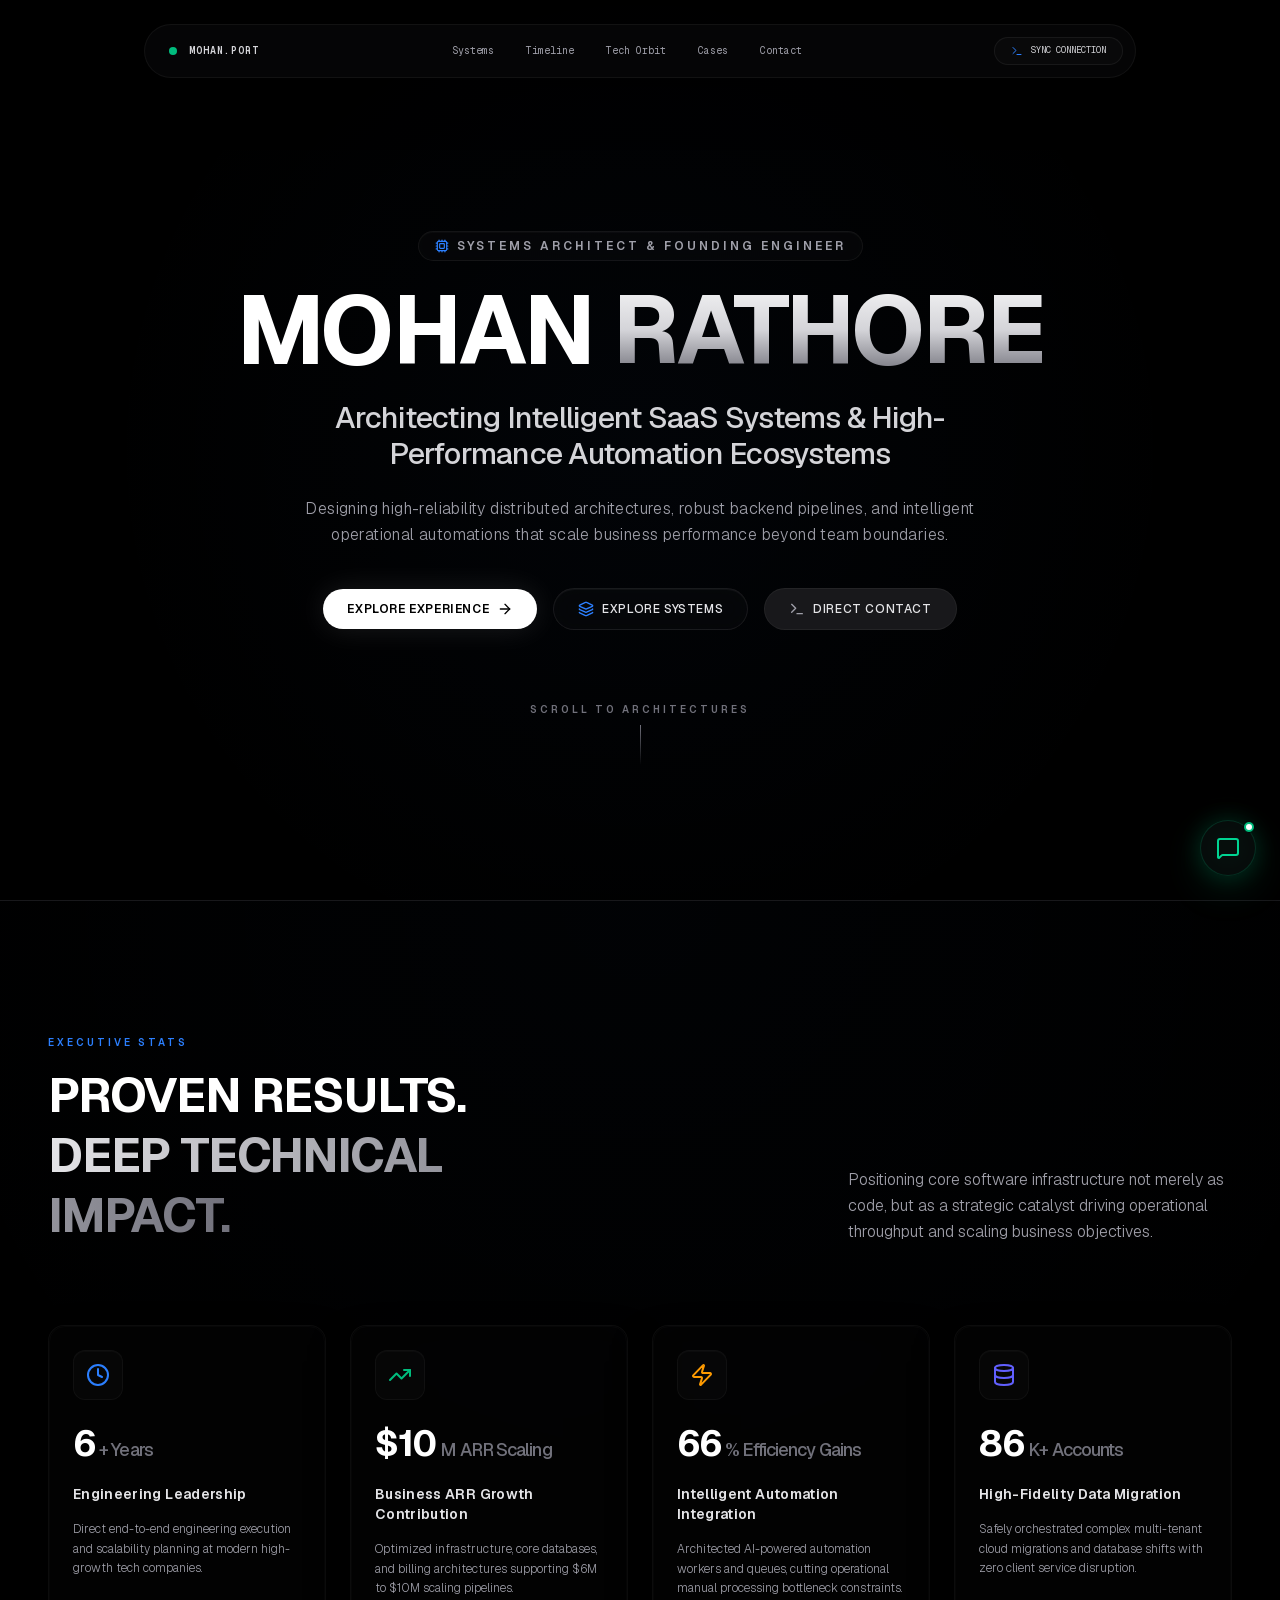
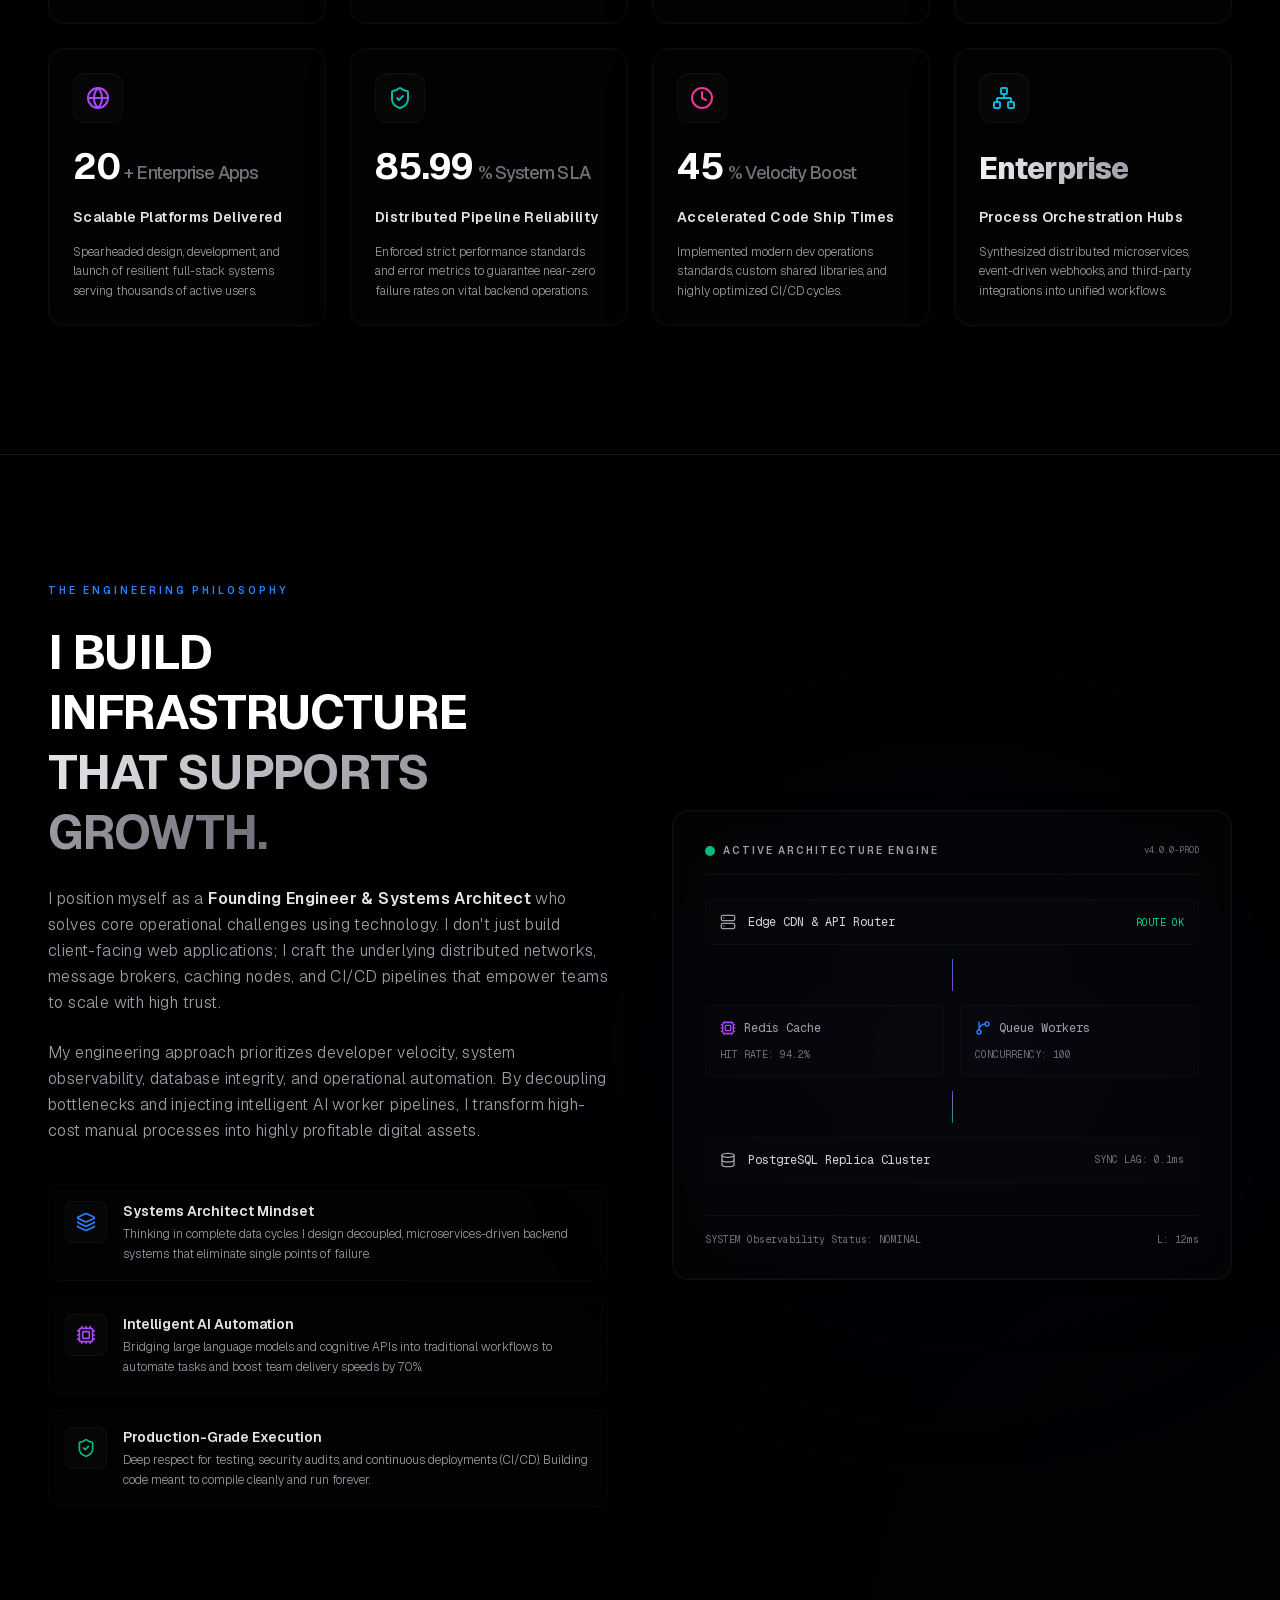
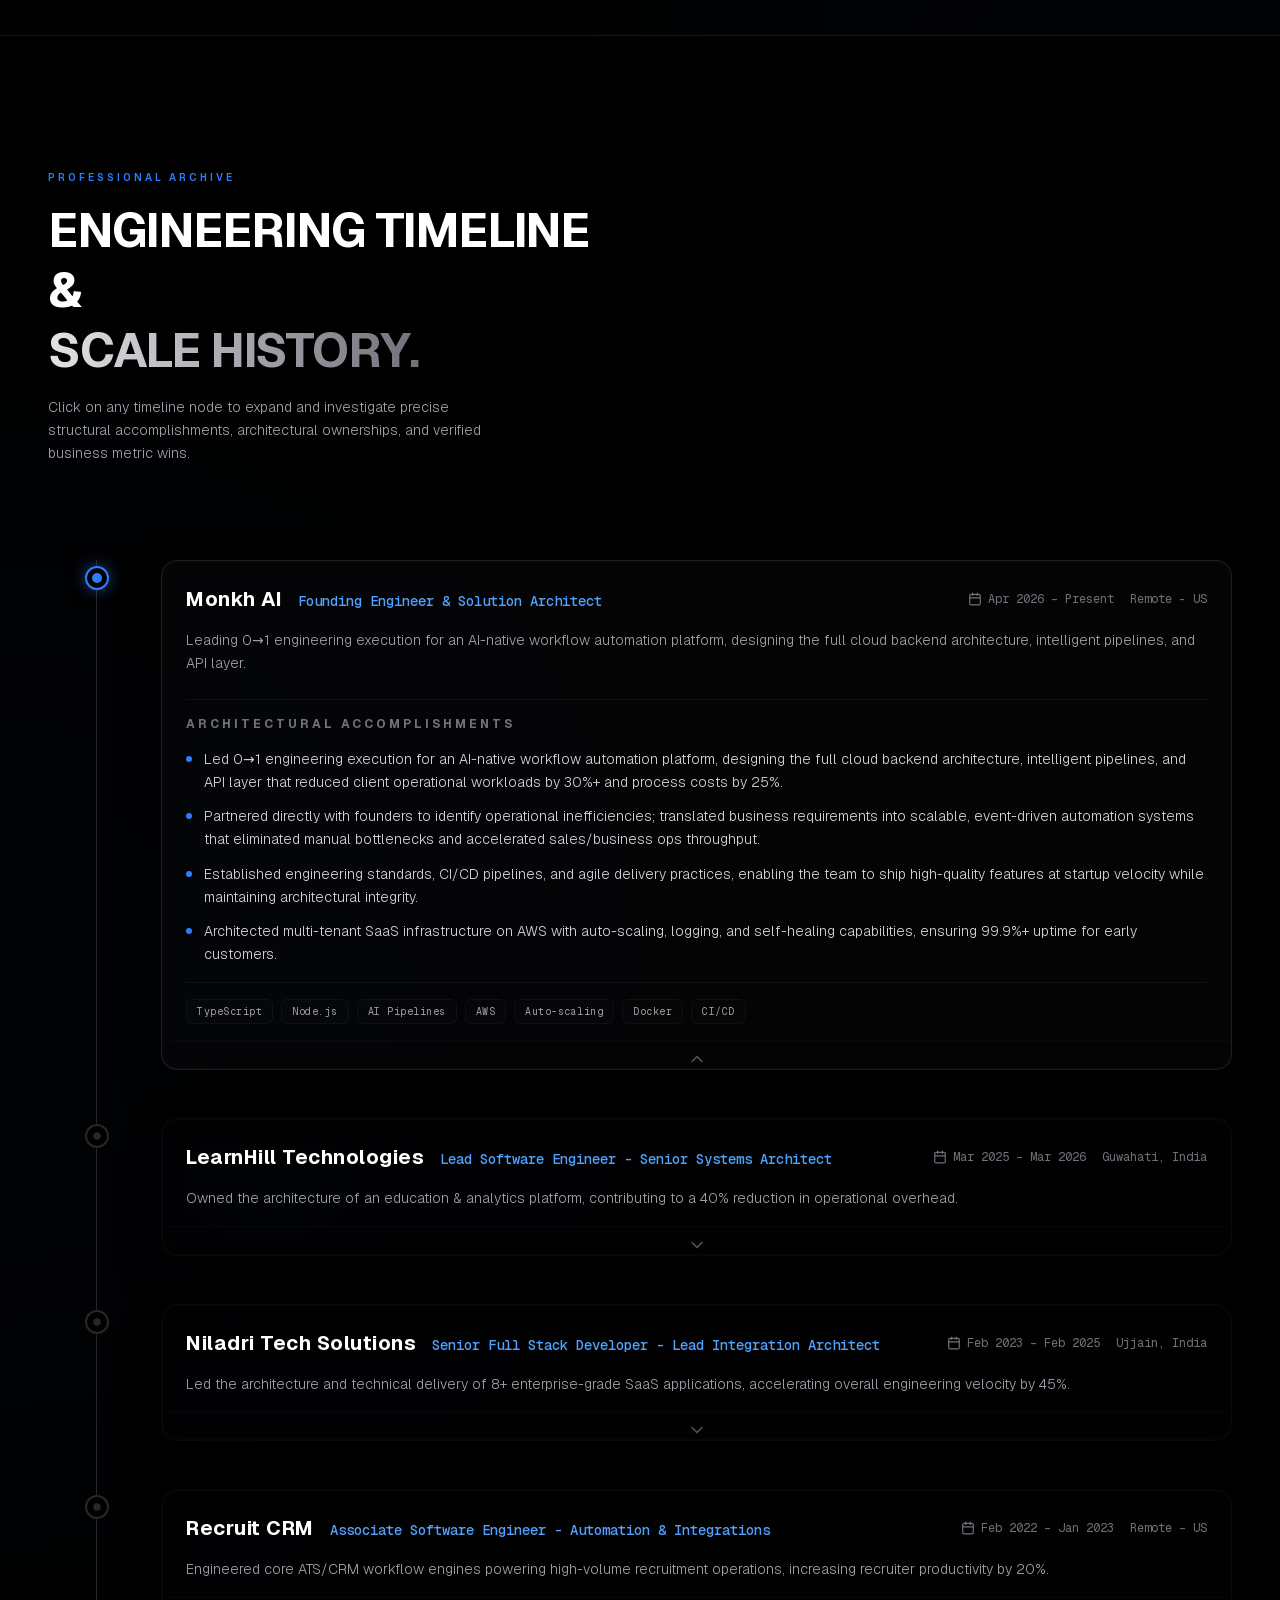
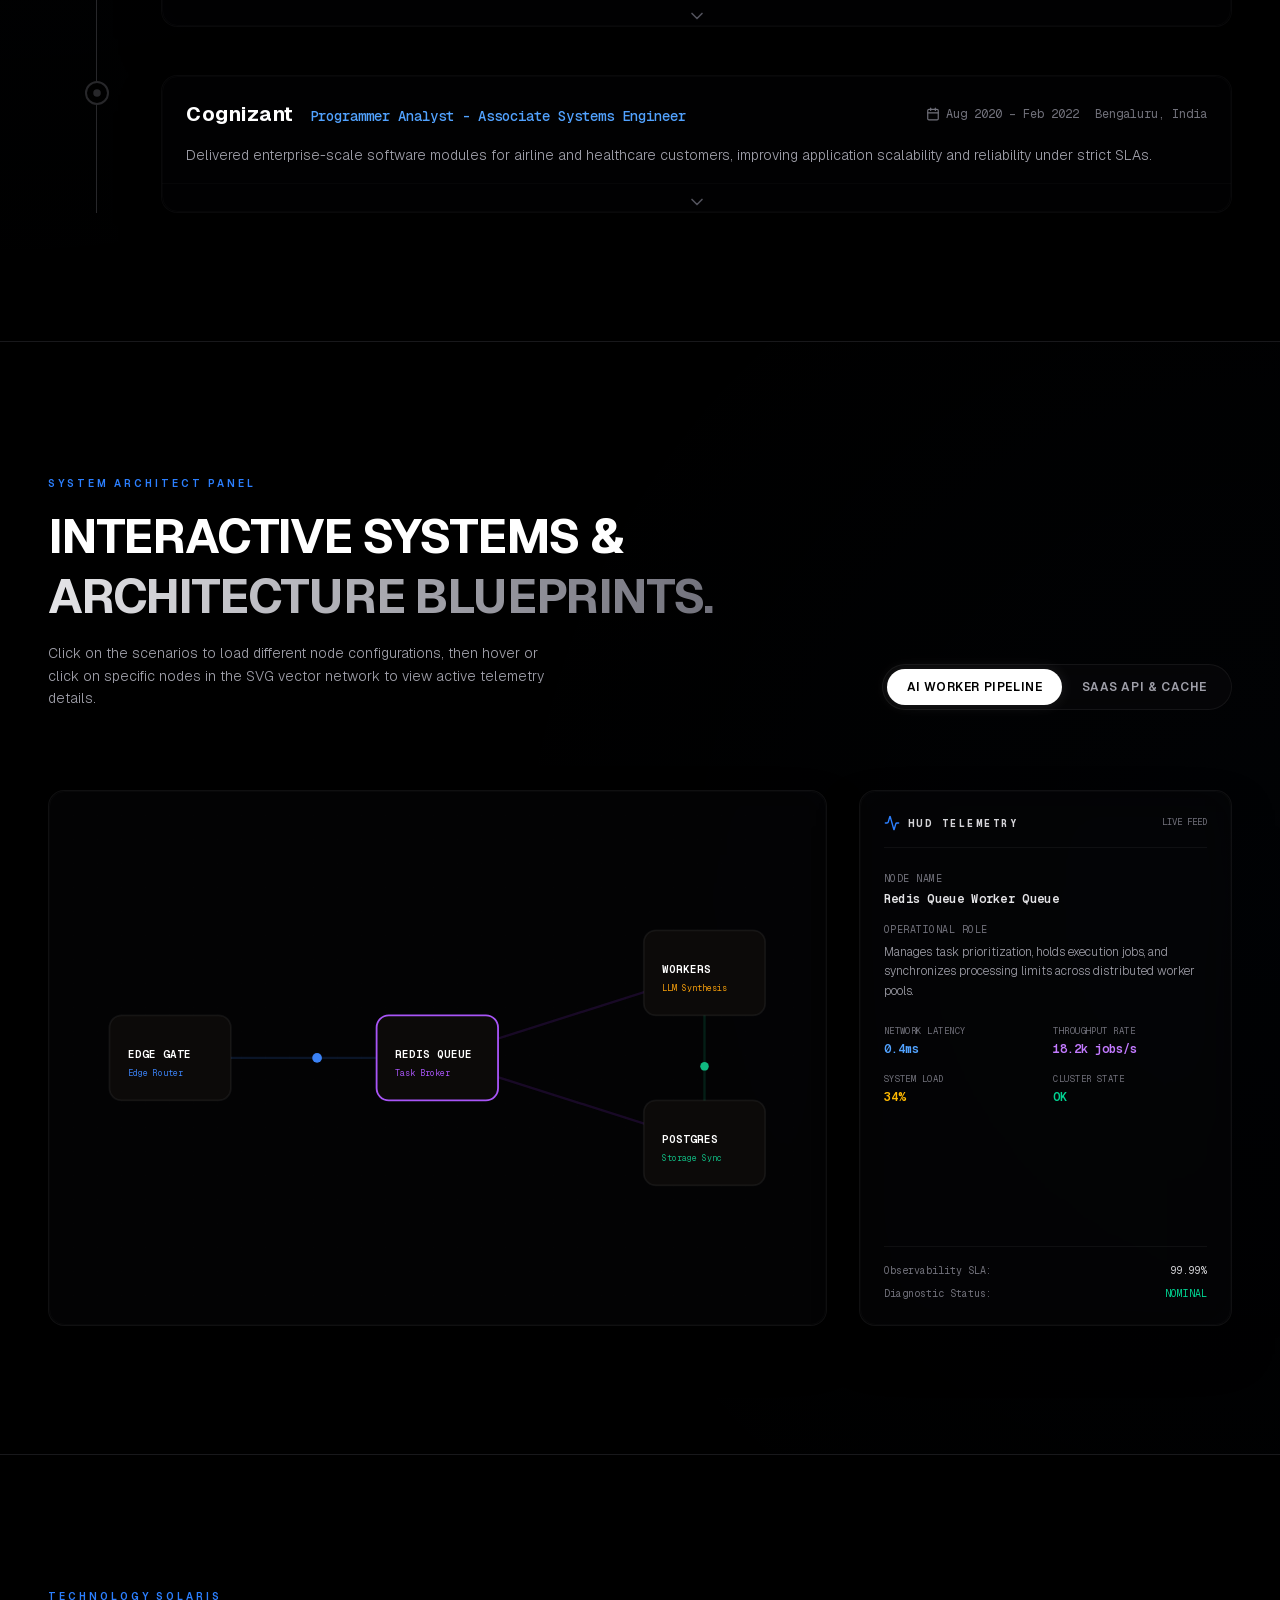
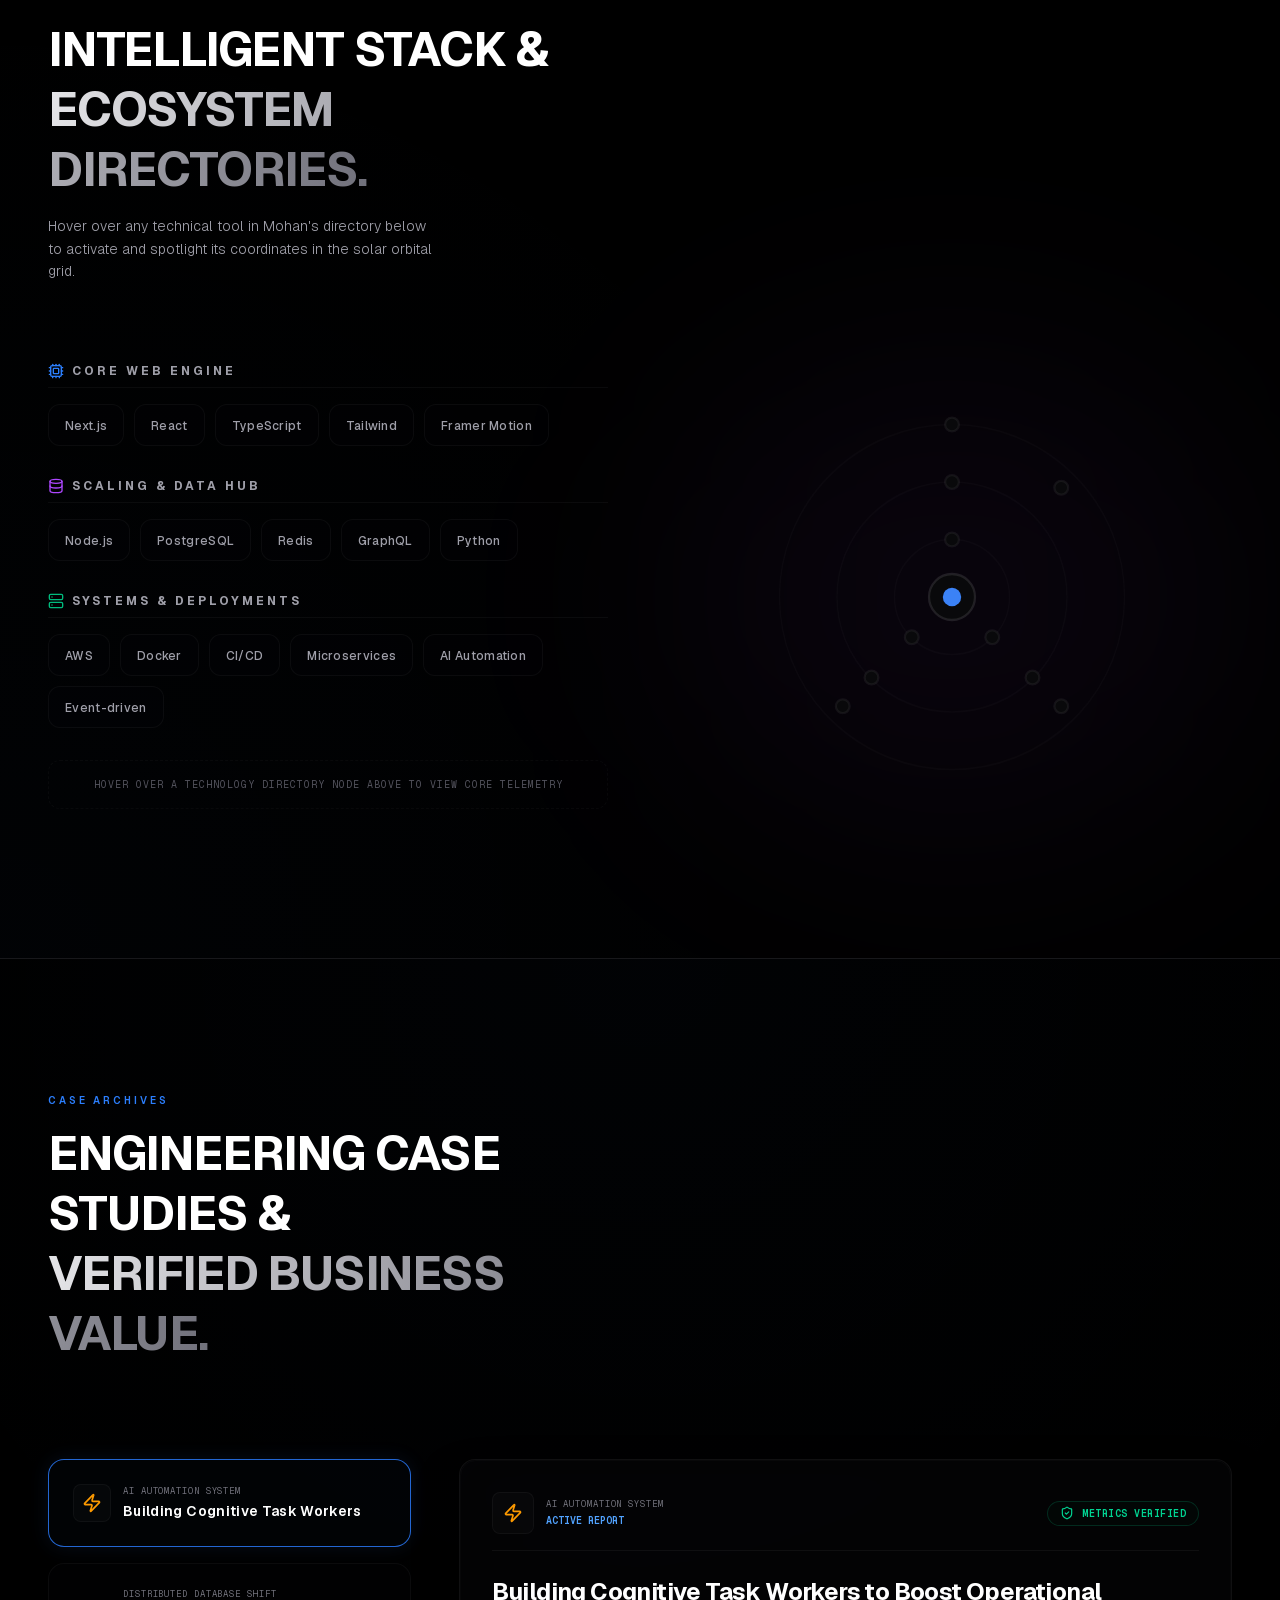
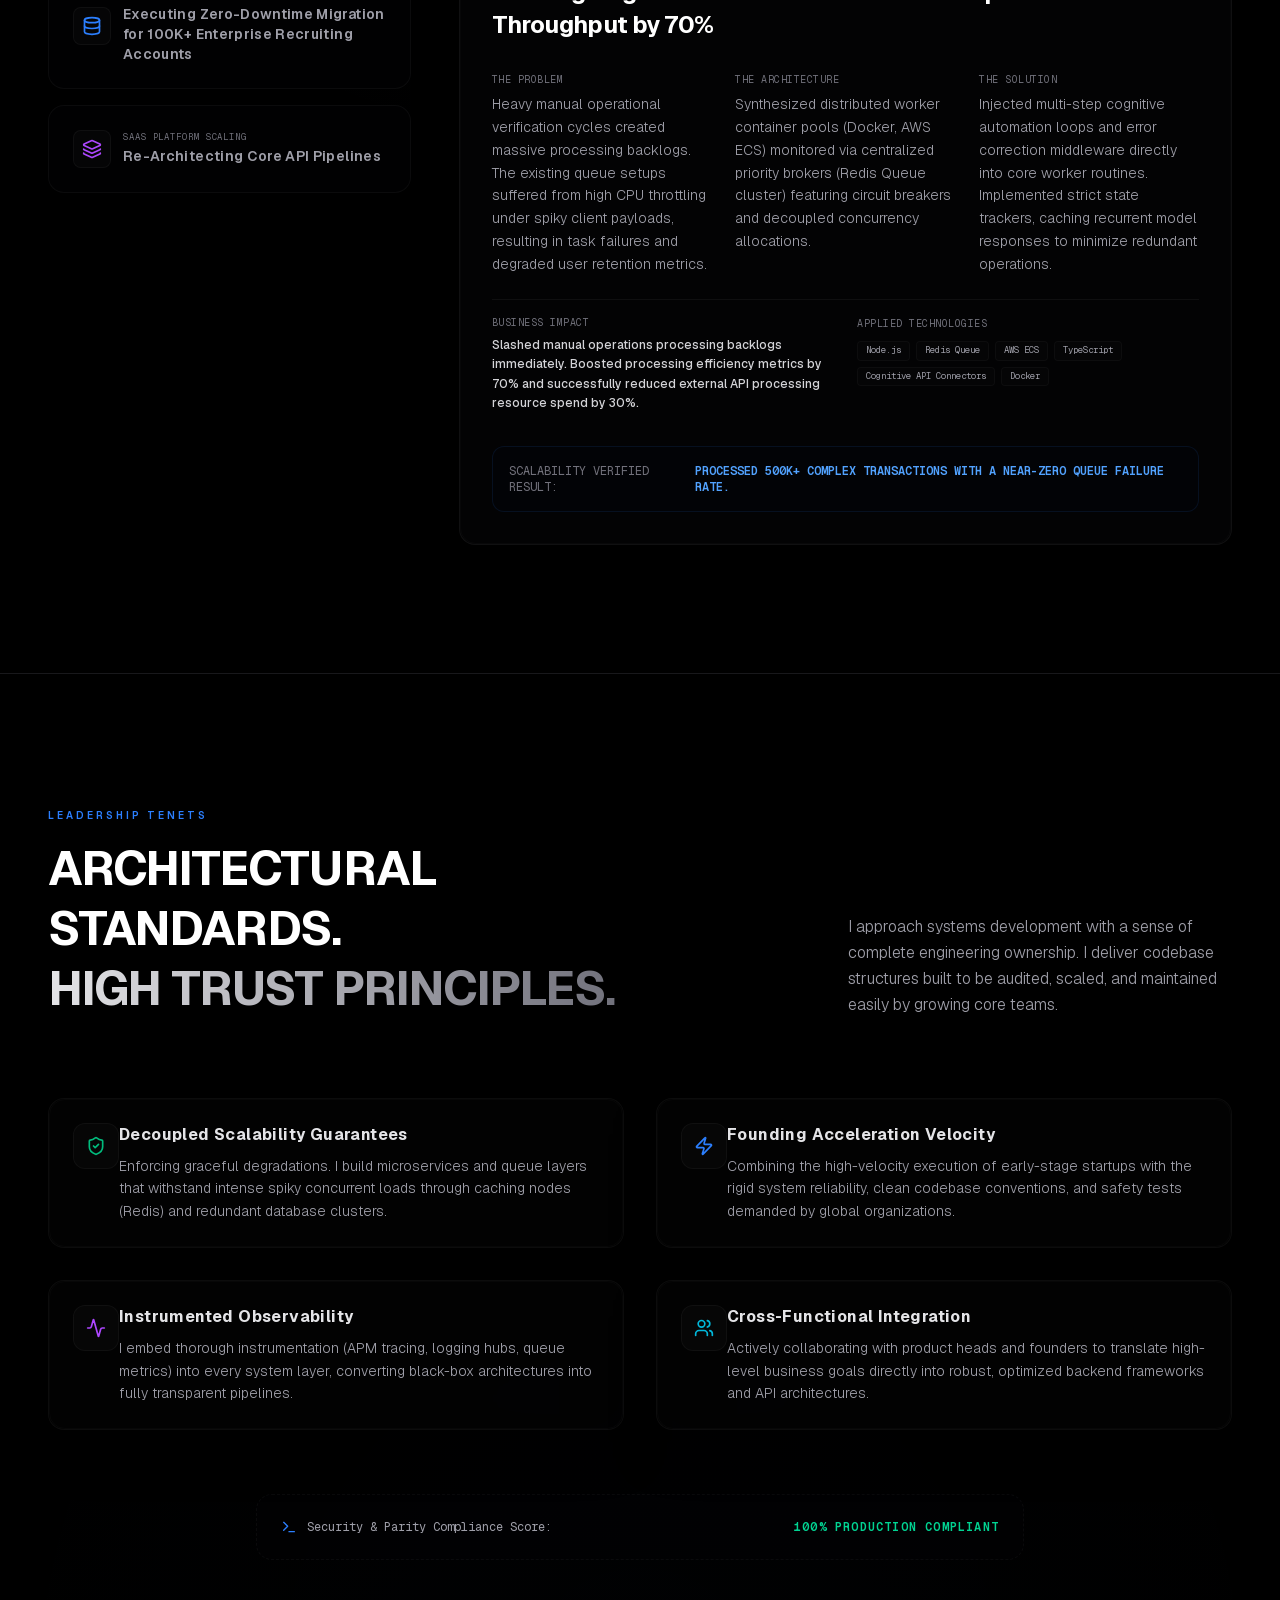
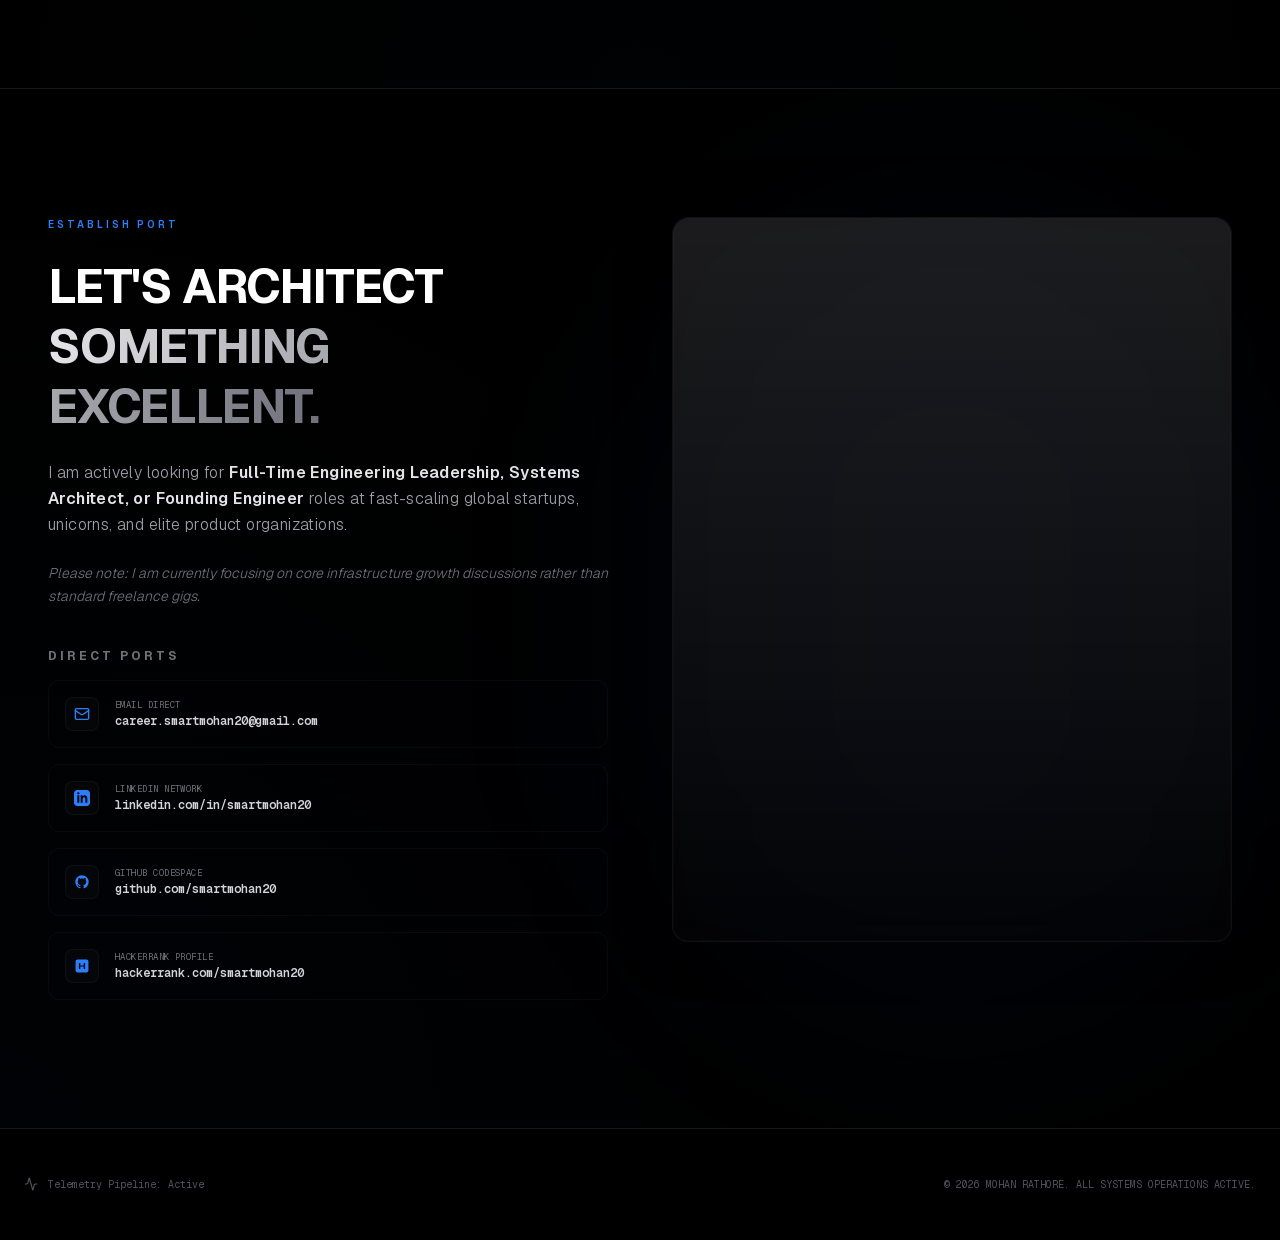
<file: index.html>
<!DOCTYPE html><html lang="en" class="geist_a71539c9-module__T19VSG__variable geist_mono_8d43a2aa-module__8Li5zG__variable h-full antialiased dark" style="color-scheme:dark"><head><meta charSet="utf-8"/><meta name="viewport" content="width=device-width, initial-scale=1"/><link rel="preload" href="/_next/static/media/797e433ab948586e-s.p.08e28id.o-okb.woff2" as="font" crossorigin="" type="font/woff2"/><link rel="preload" href="/_next/static/media/caa3a2e1cccd8315-s.p.09~u27dqhyhd6.woff2" as="font" crossorigin="" type="font/woff2"/><link rel="stylesheet" href="/_next/static/chunks/12h9xjuaqk26s.css" data-precedence="next"/><link rel="preload" as="script" fetchPriority="low" href="/_next/static/chunks/0bu0-8qib1fwd.js"/><script src="/_next/static/chunks/0pd79ryb.xo78.js" async=""></script><script src="/_next/static/chunks/0ni-8dyxk08xj.js" async=""></script><script src="/_next/static/chunks/turbopack-14859_fnpce2h.js" async=""></script><script src="/_next/static/chunks/0yfi9dt4re--4.js" async=""></script><script src="/_next/static/chunks/0jdah9p5of~i~.js" async=""></script><script src="/_next/static/chunks/0-qo~cwsulu8o.js" async=""></script><script src="/_next/static/chunks/0_ctoutlx735s.js" async=""></script><script src="/_next/static/chunks/05vtzk66c8zj7.js" async=""></script><meta name="next-size-adjust" content=""/><title>Mohan Rathore | Solution Architect &amp; Founding Systems Engineer</title><meta name="description" content="Ecosystem designer specializing in distributed microservices, scalable database clusters, high-concurrency event pipelines, and intelligent operational AI automation."/><link rel="manifest" href="/site.webmanifest"/><meta name="robots" content="index, follow"/><link rel="canonical" href="https://smartmohan20.github.io"/><meta property="og:title" content="Mohan Rathore | Solution Architect &amp; Founding Systems Engineer"/><meta property="og:description" content="Architecting high-performance distributed SaaS systems, database migrations, and operational AI automation pipelines."/><meta property="og:url" content="https://smartmohan20.github.io"/><meta property="og:site_name" content="Mohan Rathore Portfolio"/><meta property="og:locale" content="en_US"/><meta property="og:image" content="https://smartmohan20.github.io/og-image.png"/><meta property="og:image:width" content="1200"/><meta property="og:image:height" content="630"/><meta property="og:image:alt" content="Mohan Rathore - Solution Architect &amp; Founding Systems Engineer"/><meta property="og:type" content="website"/><meta name="twitter:card" content="summary_large_image"/><meta name="twitter:title" content="Mohan Rathore | Solution Architect &amp; Founding Systems Engineer"/><meta name="twitter:description" content="Architecting high-performance distributed SaaS systems and operational AI automation pipelines."/><meta name="twitter:image" content="https://smartmohan20.github.io/og-image.png"/><link rel="icon" href="/favicon.ico?favicon.0w0i4a-1zm~oy.ico" sizes="16x16" type="image/x-icon"/><link rel="icon" href="/favicon-32x32.png" sizes="32x32" type="image/png"/><link rel="icon" href="/favicon-16x16.png" sizes="16x16" type="image/png"/><link rel="icon" href="/favicon.ico" sizes="any"/><link rel="apple-touch-icon" href="/apple-touch-icon.png" sizes="180x180" type="image/png"/><script src="/_next/static/chunks/03~yq9q893hmn.js" noModule=""></script></head><body class="min-h-full flex flex-col bg-black text-zinc-100 selection:bg-blue-500/20 selection:text-white"><div hidden=""><!--$--><!--/$--></div><div class="flex-1 flex flex-col"><div class="relative min-h-screen bg-black text-zinc-100 flex flex-col"><header class="fixed top-6 left-0 right-0 z-50 w-full max-w-5xl mx-auto px-4 pointer-events-none select-none" style="opacity:0;transform:translateY(-30px)"><div class="w-full flex items-center justify-between gap-4 p-3 rounded-full border border-white/[0.05] bg-zinc-950/60 backdrop-blur-xl pointer-events-auto shadow-[0_24px_50px_-12px_rgba(0,0,0,0.8)]"><div class="flex items-center gap-3 pl-3"><div class="w-2 h-2 rounded-full bg-emerald-500 animate-pulse"></div><span class="text-[10px] font-mono tracking-widest text-zinc-300 font-semibold uppercase">MOHAN.PORT</span></div><nav class="hidden md:flex items-center gap-1 font-mono text-[10px] text-zinc-400"><button class="px-3.5 py-1.5 rounded-full hover:text-white transition-colors cursor-pointer select-none">Systems</button><button class="px-3.5 py-1.5 rounded-full hover:text-white transition-colors cursor-pointer select-none">Timeline</button><button class="px-3.5 py-1.5 rounded-full hover:text-white transition-colors cursor-pointer select-none">Tech Orbit</button><button class="px-3.5 py-1.5 rounded-full hover:text-white transition-colors cursor-pointer select-none">Cases</button><button class="px-3.5 py-1.5 rounded-full hover:text-white transition-colors cursor-pointer select-none">Contact</button></nav><button class="flex items-center gap-2 px-4 py-1.5 rounded-full border border-white/[0.06] bg-white/[0.02] text-[9px] font-mono text-zinc-300 hover:text-white hover:border-white/[0.18] transition-all cursor-pointer select-none"><svg xmlns="http://www.w3.org/2000/svg" width="24" height="24" viewBox="0 0 24 24" fill="none" stroke="currentColor" stroke-width="2" stroke-linecap="round" stroke-linejoin="round" class="lucide lucide-terminal w-3 h-3 text-blue-500" aria-hidden="true"><path d="M12 19h8"></path><path d="m4 17 6-6-6-6"></path></svg><span>SYNC CONNECTION</span></button></div></header><main class="flex-1 flex flex-col"><section class="relative min-h-screen flex items-center justify-center bg-black overflow-hidden pt-24"><div class="absolute inset-0 -z-10 w-full h-full bg-black overflow-hidden"><!--$--><!--$!--><template data-dgst="BAILOUT_TO_CLIENT_SIDE_RENDERING"></template><!--/$--><!--/$--></div><div class="absolute inset-0 bg-[linear-gradient(to_bottom,rgba(0,0,0,0.8),transparent_20%,transparent_80%,rgba(0,0,0,0.9))] pointer-events-none"></div><div class="absolute inset-0 bg-[radial-gradient(circle_at_center,rgba(59,130,246,0.03)_0%,transparent_70%)] pointer-events-none"></div><div class="relative z-10 w-full max-w-7xl mx-auto px-6 md:px-12 flex flex-col items-center justify-center text-center"><div class="flex flex-col items-center gap-6 max-w-4xl" style="opacity:0"><div class="inline-flex items-center gap-2 px-4 py-1.5 rounded-full border border-white/[0.06] bg-white/[0.02] backdrop-blur-md text-[10px] md:text-xs font-semibold uppercase tracking-[0.25em] text-zinc-400 select-none shadow-[inset_0_1px_1px_rgba(255,255,255,0.03)]" style="opacity:0;transform:translateY(30px)"><svg xmlns="http://www.w3.org/2000/svg" width="24" height="24" viewBox="0 0 24 24" fill="none" stroke="currentColor" stroke-width="2" stroke-linecap="round" stroke-linejoin="round" class="lucide lucide-cpu w-3.5 h-3.5 text-blue-500 animate-pulse" aria-hidden="true"><path d="M12 20v2"></path><path d="M12 2v2"></path><path d="M17 20v2"></path><path d="M17 2v2"></path><path d="M2 12h2"></path><path d="M2 17h2"></path><path d="M2 7h2"></path><path d="M20 12h2"></path><path d="M20 17h2"></path><path d="M20 7h2"></path><path d="M7 20v2"></path><path d="M7 2v2"></path><rect x="4" y="4" width="16" height="16" rx="2"></rect><rect x="8" y="8" width="8" height="8" rx="1"></rect></svg><span>Systems Architect &amp; Founding Engineer</span></div><h1 class="text-4xl sm:text-6xl md:text-8xl font-bold tracking-tight text-white select-none leading-[0.95]" style="opacity:0;transform:translateY(30px)">MOHAN <span class="bg-gradient-to-b from-white via-zinc-300 to-zinc-600 bg-clip-text text-transparent">RATHORE</span></h1><h2 class="text-xl sm:text-2xl md:text-3xl font-medium text-zinc-300 tracking-tight max-w-3xl" style="opacity:0;transform:translateY(30px)">Architecting Intelligent SaaS Systems &amp; High-Performance Automation Ecosystems</h2><p class="text-sm md:text-base text-zinc-400 max-w-2xl leading-relaxed tracking-wide font-light" style="opacity:0;transform:translateY(30px)">Designing high-reliability distributed architectures, robust backend pipelines, and intelligent operational automations that scale business performance beyond team boundaries.</p><div class="flex flex-wrap items-center justify-center gap-4 mt-4" style="opacity:0;transform:translateY(30px)"><div class="inline-block"><button class="relative inline-flex items-center justify-center rounded-full px-6 py-3 text-xs tracking-wider uppercase transition-all duration-300 active:scale-95 cursor-pointer outline-none select-none overflow-hidden bg-white text-black hover:bg-neutral-200 shadow-[0_0_30px_rgba(255,255,255,0.1)] font-semibold group"><span class="relative z-10 flex items-center gap-2">Explore Experience<svg xmlns="http://www.w3.org/2000/svg" width="24" height="24" viewBox="0 0 24 24" fill="none" stroke="currentColor" stroke-width="2" stroke-linecap="round" stroke-linejoin="round" class="lucide lucide-arrow-right w-4 h-4 transition-transform duration-300 group-hover:translate-x-1" aria-hidden="true"><path d="M5 12h14"></path><path d="m12 5 7 7-7 7"></path></svg></span></button></div><div class="inline-block"><button class="relative justify-center rounded-full px-6 py-3 text-xs tracking-wider uppercase font-medium transition-all duration-300 active:scale-95 cursor-pointer outline-none select-none overflow-hidden bg-white/[0.02] text-zinc-200 border border-white/[0.08] hover:border-white/[0.18] hover:bg-white/[0.07] backdrop-blur-md shadow-[inset_0_1px_1px_rgba(255,255,255,0.05)] flex items-center gap-2"><span class="relative z-10 flex items-center gap-2"><svg xmlns="http://www.w3.org/2000/svg" width="24" height="24" viewBox="0 0 24 24" fill="none" stroke="currentColor" stroke-width="2" stroke-linecap="round" stroke-linejoin="round" class="lucide lucide-layers w-4 h-4 text-blue-500" aria-hidden="true"><path d="M12.83 2.18a2 2 0 0 0-1.66 0L2.6 6.08a1 1 0 0 0 0 1.83l8.58 3.91a2 2 0 0 0 1.66 0l8.58-3.9a1 1 0 0 0 0-1.83z"></path><path d="M2 12a1 1 0 0 0 .58.91l8.6 3.91a2 2 0 0 0 1.65 0l8.58-3.9A1 1 0 0 0 22 12"></path><path d="M2 17a1 1 0 0 0 .58.91l8.6 3.91a2 2 0 0 0 1.65 0l8.58-3.9A1 1 0 0 0 22 17"></path></svg>Explore Systems</span><span class="absolute inset-0 -z-10 rounded-full bg-[radial-gradient(ellipse_at_center,rgba(255,255,255,0.08)_0%,transparent_70%)] opacity-0 transition-opacity duration-500 hover:opacity-100"></span></button></div><div class="inline-block"><button class="relative justify-center rounded-full px-6 py-3 text-xs tracking-wider uppercase font-medium transition-all duration-300 active:scale-95 cursor-pointer outline-none select-none overflow-hidden bg-zinc-900 text-zinc-200 border border-zinc-800/80 hover:border-zinc-700 hover:bg-zinc-800/60 hover:text-white flex items-center gap-2"><span class="relative z-10 flex items-center gap-2"><svg xmlns="http://www.w3.org/2000/svg" width="24" height="24" viewBox="0 0 24 24" fill="none" stroke="currentColor" stroke-width="2" stroke-linecap="round" stroke-linejoin="round" class="lucide lucide-terminal w-4 h-4 text-zinc-400" aria-hidden="true"><path d="M12 19h8"></path><path d="m4 17 6-6-6-6"></path></svg>Direct Contact</span></button></div></div><div class="hidden md:flex flex-col items-center gap-2 mt-12 text-zinc-500 hover:text-zinc-300 transition-colors cursor-pointer select-none" style="opacity:0;transform:translateY(30px)"><span class="text-[10px] uppercase tracking-[0.3em] font-semibold">Scroll to Architectures</span><div class="w-px h-10 bg-gradient-to-b from-zinc-500 to-transparent animate-[shimmer_2s_infinite]"></div></div></div></div></section><section id="impact-metrics" class="relative py-32 bg-black overflow-hidden border-t border-zinc-900"><div class="absolute inset-0 bg-[radial-gradient(circle_at_top,rgba(59,130,246,0.02)_0%,transparent_60%)] pointer-events-none"></div><div class="max-w-7xl mx-auto px-6 md:px-12 relative z-10"><div class="flex flex-col md:flex-row md:items-end justify-between gap-6 mb-20"><div class="max-w-xl"><span class="text-[10px] font-semibold text-blue-500 uppercase tracking-[0.3em]">EXECUTIVE STATS</span><h2 class="text-3xl md:text-5xl font-bold tracking-tight text-white mt-3 leading-tight">PROVEN RESULTS. <br/><span class="bg-gradient-to-r from-zinc-200 to-zinc-500 bg-clip-text text-transparent">DEEP TECHNICAL IMPACT.</span></h2></div><p class="text-sm md:text-base text-zinc-400 max-w-sm font-light leading-relaxed">Positioning core software infrastructure not merely as code, but as a strategic catalyst driving operational throughput and scaling business objectives.</p></div><div class="grid grid-cols-1 sm:grid-cols-2 lg:grid-cols-4 gap-6"><div style="opacity:0;transform:translateY(20px)"><div class="w-full h-full" style="transform-style:preserve-3d;perspective:1000px"><div class="relative rounded-2xl border backdrop-blur-xl p-6 overflow-hidden shadow-[0_24px_50px_-12px_rgba(0,0,0,0.7)] w-full h-full flex flex-col justify-between group cursor-default select-none border-white/[0.04] bg-zinc-900/10 hover:border-white/[0.12] transition-colors duration-500"><div class="pointer-events-none absolute -inset-px opacity-0 transition-opacity duration-500" style="opacity:0;background:radial-gradient(350px circle at 0px 0px, rgba(255, 255, 255, 0.08), transparent 80%)"></div><div class="absolute inset-0 border border-white/[0.02] rounded-2xl pointer-events-none"></div><div style="transform:translateZ(8px)" class="w-full h-full flex flex-col justify-between"><div class="flex flex-col gap-4"><div class="p-3 w-fit rounded-xl bg-white/[0.02] border border-white/[0.04] shadow-[inset_0_1px_1px_rgba(255,255,255,0.03)] group-hover:scale-105 transition-transform duration-300"><svg xmlns="http://www.w3.org/2000/svg" width="24" height="24" viewBox="0 0 24 24" fill="none" stroke="currentColor" stroke-width="2" stroke-linecap="round" stroke-linejoin="round" class="lucide lucide-clock w-6 h-6 text-blue-500" aria-hidden="true"><circle cx="12" cy="12" r="10"></circle><path d="M12 6v6l4 2"></path></svg></div><div class="text-3xl sm:text-4xl font-bold text-white tracking-tight mt-2"><span>0</span><span class="text-zinc-500 font-medium text-lg ml-1">+ Years</span></div><h3 class="text-sm font-semibold text-zinc-200 tracking-wide mt-1">Engineering Leadership</h3><p class="text-xs text-zinc-400 font-light leading-relaxed">Direct end-to-end engineering execution and scalability planning at modern high-growth tech companies.</p></div></div></div></div></div><div style="opacity:0;transform:translateY(20px)"><div class="w-full h-full" style="transform-style:preserve-3d;perspective:1000px"><div class="relative rounded-2xl border backdrop-blur-xl p-6 overflow-hidden shadow-[0_24px_50px_-12px_rgba(0,0,0,0.7)] w-full h-full flex flex-col justify-between group cursor-default select-none border-white/[0.04] bg-zinc-900/10 hover:border-white/[0.12] transition-colors duration-500"><div class="pointer-events-none absolute -inset-px opacity-0 transition-opacity duration-500" style="opacity:0;background:radial-gradient(350px circle at 0px 0px, rgba(255, 255, 255, 0.08), transparent 80%)"></div><div class="absolute inset-0 border border-white/[0.02] rounded-2xl pointer-events-none"></div><div style="transform:translateZ(8px)" class="w-full h-full flex flex-col justify-between"><div class="flex flex-col gap-4"><div class="p-3 w-fit rounded-xl bg-white/[0.02] border border-white/[0.04] shadow-[inset_0_1px_1px_rgba(255,255,255,0.03)] group-hover:scale-105 transition-transform duration-300"><svg xmlns="http://www.w3.org/2000/svg" width="24" height="24" viewBox="0 0 24 24" fill="none" stroke="currentColor" stroke-width="2" stroke-linecap="round" stroke-linejoin="round" class="lucide lucide-trending-up w-6 h-6 text-emerald-500" aria-hidden="true"><path d="M16 7h6v6"></path><path d="m22 7-8.5 8.5-5-5L2 17"></path></svg></div><div class="text-3xl sm:text-4xl font-bold text-white tracking-tight mt-2">$<span>0</span><span class="text-zinc-500 font-medium text-lg ml-1">M ARR Scaling</span></div><h3 class="text-sm font-semibold text-zinc-200 tracking-wide mt-1">Business ARR Growth Contribution</h3><p class="text-xs text-zinc-400 font-light leading-relaxed">Optimized infrastructure, core databases, and billing architectures supporting $6M to $10M scaling pipelines.</p></div></div></div></div></div><div style="opacity:0;transform:translateY(20px)"><div class="w-full h-full" style="transform-style:preserve-3d;perspective:1000px"><div class="relative rounded-2xl border backdrop-blur-xl p-6 overflow-hidden shadow-[0_24px_50px_-12px_rgba(0,0,0,0.7)] w-full h-full flex flex-col justify-between group cursor-default select-none border-white/[0.04] bg-zinc-900/10 hover:border-white/[0.12] transition-colors duration-500"><div class="pointer-events-none absolute -inset-px opacity-0 transition-opacity duration-500" style="opacity:0;background:radial-gradient(350px circle at 0px 0px, rgba(255, 255, 255, 0.08), transparent 80%)"></div><div class="absolute inset-0 border border-white/[0.02] rounded-2xl pointer-events-none"></div><div style="transform:translateZ(8px)" class="w-full h-full flex flex-col justify-between"><div class="flex flex-col gap-4"><div class="p-3 w-fit rounded-xl bg-white/[0.02] border border-white/[0.04] shadow-[inset_0_1px_1px_rgba(255,255,255,0.03)] group-hover:scale-105 transition-transform duration-300"><svg xmlns="http://www.w3.org/2000/svg" width="24" height="24" viewBox="0 0 24 24" fill="none" stroke="currentColor" stroke-width="2" stroke-linecap="round" stroke-linejoin="round" class="lucide lucide-zap w-6 h-6 text-amber-500" aria-hidden="true"><path d="M4 14a1 1 0 0 1-.78-1.63l9.9-10.2a.5.5 0 0 1 .86.46l-1.92 6.02A1 1 0 0 0 13 10h7a1 1 0 0 1 .78 1.63l-9.9 10.2a.5.5 0 0 1-.86-.46l1.92-6.02A1 1 0 0 0 11 14z"></path></svg></div><div class="text-3xl sm:text-4xl font-bold text-white tracking-tight mt-2"><span>0</span><span class="text-zinc-500 font-medium text-lg ml-1">% Efficiency Gains</span></div><h3 class="text-sm font-semibold text-zinc-200 tracking-wide mt-1">Intelligent Automation Integration</h3><p class="text-xs text-zinc-400 font-light leading-relaxed">Architected AI-powered automation workers and queues, cutting operational manual processing bottleneck constraints.</p></div></div></div></div></div><div style="opacity:0;transform:translateY(20px)"><div class="w-full h-full" style="transform-style:preserve-3d;perspective:1000px"><div class="relative rounded-2xl border backdrop-blur-xl p-6 overflow-hidden shadow-[0_24px_50px_-12px_rgba(0,0,0,0.7)] w-full h-full flex flex-col justify-between group cursor-default select-none border-white/[0.04] bg-zinc-900/10 hover:border-white/[0.12] transition-colors duration-500"><div class="pointer-events-none absolute -inset-px opacity-0 transition-opacity duration-500" style="opacity:0;background:radial-gradient(350px circle at 0px 0px, rgba(255, 255, 255, 0.08), transparent 80%)"></div><div class="absolute inset-0 border border-white/[0.02] rounded-2xl pointer-events-none"></div><div style="transform:translateZ(8px)" class="w-full h-full flex flex-col justify-between"><div class="flex flex-col gap-4"><div class="p-3 w-fit rounded-xl bg-white/[0.02] border border-white/[0.04] shadow-[inset_0_1px_1px_rgba(255,255,255,0.03)] group-hover:scale-105 transition-transform duration-300"><svg xmlns="http://www.w3.org/2000/svg" width="24" height="24" viewBox="0 0 24 24" fill="none" stroke="currentColor" stroke-width="2" stroke-linecap="round" stroke-linejoin="round" class="lucide lucide-database w-6 h-6 text-indigo-500" aria-hidden="true"><ellipse cx="12" cy="5" rx="9" ry="3"></ellipse><path d="M3 5V19A9 3 0 0 0 21 19V5"></path><path d="M3 12A9 3 0 0 0 21 12"></path></svg></div><div class="text-3xl sm:text-4xl font-bold text-white tracking-tight mt-2"><span>0</span><span class="text-zinc-500 font-medium text-lg ml-1">K+ Accounts</span></div><h3 class="text-sm font-semibold text-zinc-200 tracking-wide mt-1">High-Fidelity Data Migration</h3><p class="text-xs text-zinc-400 font-light leading-relaxed">Safely orchestrated complex multi-tenant cloud migrations and database shifts with zero client service disruption.</p></div></div></div></div></div><div style="opacity:0;transform:translateY(20px)"><div class="w-full h-full" style="transform-style:preserve-3d;perspective:1000px"><div class="relative rounded-2xl border backdrop-blur-xl p-6 overflow-hidden shadow-[0_24px_50px_-12px_rgba(0,0,0,0.7)] w-full h-full flex flex-col justify-between group cursor-default select-none border-white/[0.04] bg-zinc-900/10 hover:border-white/[0.12] transition-colors duration-500"><div class="pointer-events-none absolute -inset-px opacity-0 transition-opacity duration-500" style="opacity:0;background:radial-gradient(350px circle at 0px 0px, rgba(255, 255, 255, 0.08), transparent 80%)"></div><div class="absolute inset-0 border border-white/[0.02] rounded-2xl pointer-events-none"></div><div style="transform:translateZ(8px)" class="w-full h-full flex flex-col justify-between"><div class="flex flex-col gap-4"><div class="p-3 w-fit rounded-xl bg-white/[0.02] border border-white/[0.04] shadow-[inset_0_1px_1px_rgba(255,255,255,0.03)] group-hover:scale-105 transition-transform duration-300"><svg xmlns="http://www.w3.org/2000/svg" width="24" height="24" viewBox="0 0 24 24" fill="none" stroke="currentColor" stroke-width="2" stroke-linecap="round" stroke-linejoin="round" class="lucide lucide-globe w-6 h-6 text-purple-500" aria-hidden="true"><circle cx="12" cy="12" r="10"></circle><path d="M12 2a14.5 14.5 0 0 0 0 20 14.5 14.5 0 0 0 0-20"></path><path d="M2 12h20"></path></svg></div><div class="text-3xl sm:text-4xl font-bold text-white tracking-tight mt-2"><span>0</span><span class="text-zinc-500 font-medium text-lg ml-1">+ Enterprise Apps</span></div><h3 class="text-sm font-semibold text-zinc-200 tracking-wide mt-1">Scalable Platforms Delivered</h3><p class="text-xs text-zinc-400 font-light leading-relaxed">Spearheaded design, development, and launch of resilient full-stack systems serving thousands of active users.</p></div></div></div></div></div><div style="opacity:0;transform:translateY(20px)"><div class="w-full h-full" style="transform-style:preserve-3d;perspective:1000px"><div class="relative rounded-2xl border backdrop-blur-xl p-6 overflow-hidden shadow-[0_24px_50px_-12px_rgba(0,0,0,0.7)] w-full h-full flex flex-col justify-between group cursor-default select-none border-white/[0.04] bg-zinc-900/10 hover:border-white/[0.12] transition-colors duration-500"><div class="pointer-events-none absolute -inset-px opacity-0 transition-opacity duration-500" style="opacity:0;background:radial-gradient(350px circle at 0px 0px, rgba(255, 255, 255, 0.08), transparent 80%)"></div><div class="absolute inset-0 border border-white/[0.02] rounded-2xl pointer-events-none"></div><div style="transform:translateZ(8px)" class="w-full h-full flex flex-col justify-between"><div class="flex flex-col gap-4"><div class="p-3 w-fit rounded-xl bg-white/[0.02] border border-white/[0.04] shadow-[inset_0_1px_1px_rgba(255,255,255,0.03)] group-hover:scale-105 transition-transform duration-300"><svg xmlns="http://www.w3.org/2000/svg" width="24" height="24" viewBox="0 0 24 24" fill="none" stroke="currentColor" stroke-width="2" stroke-linecap="round" stroke-linejoin="round" class="lucide lucide-shield-check w-6 h-6 text-teal-500" aria-hidden="true"><path d="M20 13c0 5-3.5 7.5-7.66 8.95a1 1 0 0 1-.67-.01C7.5 20.5 4 18 4 13V6a1 1 0 0 1 1-1c2 0 4.5-1.2 6.24-2.72a1.17 1.17 0 0 1 1.52 0C14.51 3.81 17 5 19 5a1 1 0 0 1 1 1z"></path><path d="m9 12 2 2 4-4"></path></svg></div><div class="text-3xl sm:text-4xl font-bold text-white tracking-tight mt-2"><span>0</span>.99<span class="text-zinc-500 font-medium text-lg ml-1">% System SLA</span></div><h3 class="text-sm font-semibold text-zinc-200 tracking-wide mt-1">Distributed Pipeline Reliability</h3><p class="text-xs text-zinc-400 font-light leading-relaxed">Enforced strict performance standards and error metrics to guarantee near-zero failure rates on vital backend operations.</p></div></div></div></div></div><div style="opacity:0;transform:translateY(20px)"><div class="w-full h-full" style="transform-style:preserve-3d;perspective:1000px"><div class="relative rounded-2xl border backdrop-blur-xl p-6 overflow-hidden shadow-[0_24px_50px_-12px_rgba(0,0,0,0.7)] w-full h-full flex flex-col justify-between group cursor-default select-none border-white/[0.04] bg-zinc-900/10 hover:border-white/[0.12] transition-colors duration-500"><div class="pointer-events-none absolute -inset-px opacity-0 transition-opacity duration-500" style="opacity:0;background:radial-gradient(350px circle at 0px 0px, rgba(255, 255, 255, 0.08), transparent 80%)"></div><div class="absolute inset-0 border border-white/[0.02] rounded-2xl pointer-events-none"></div><div style="transform:translateZ(8px)" class="w-full h-full flex flex-col justify-between"><div class="flex flex-col gap-4"><div class="p-3 w-fit rounded-xl bg-white/[0.02] border border-white/[0.04] shadow-[inset_0_1px_1px_rgba(255,255,255,0.03)] group-hover:scale-105 transition-transform duration-300"><svg xmlns="http://www.w3.org/2000/svg" width="24" height="24" viewBox="0 0 24 24" fill="none" stroke="currentColor" stroke-width="2" stroke-linecap="round" stroke-linejoin="round" class="lucide lucide-clock w-6 h-6 text-pink-500" aria-hidden="true"><circle cx="12" cy="12" r="10"></circle><path d="M12 6v6l4 2"></path></svg></div><div class="text-3xl sm:text-4xl font-bold text-white tracking-tight mt-2"><span>0</span><span class="text-zinc-500 font-medium text-lg ml-1">% Velocity Boost</span></div><h3 class="text-sm font-semibold text-zinc-200 tracking-wide mt-1">Accelerated Code Ship Times</h3><p class="text-xs text-zinc-400 font-light leading-relaxed">Implemented modern dev operations standards, custom shared libraries, and highly optimized CI/CD cycles.</p></div></div></div></div></div><div style="opacity:0;transform:translateY(20px)"><div class="w-full h-full" style="transform-style:preserve-3d;perspective:1000px"><div class="relative rounded-2xl border backdrop-blur-xl p-6 overflow-hidden shadow-[0_24px_50px_-12px_rgba(0,0,0,0.7)] w-full h-full flex flex-col justify-between group cursor-default select-none border-white/[0.04] bg-zinc-900/10 hover:border-white/[0.12] transition-colors duration-500"><div class="pointer-events-none absolute -inset-px opacity-0 transition-opacity duration-500" style="opacity:0;background:radial-gradient(350px circle at 0px 0px, rgba(255, 255, 255, 0.08), transparent 80%)"></div><div class="absolute inset-0 border border-white/[0.02] rounded-2xl pointer-events-none"></div><div style="transform:translateZ(8px)" class="w-full h-full flex flex-col justify-between"><div class="flex flex-col gap-4"><div class="p-3 w-fit rounded-xl bg-white/[0.02] border border-white/[0.04] shadow-[inset_0_1px_1px_rgba(255,255,255,0.03)] group-hover:scale-105 transition-transform duration-300"><svg xmlns="http://www.w3.org/2000/svg" width="24" height="24" viewBox="0 0 24 24" fill="none" stroke="currentColor" stroke-width="2" stroke-linecap="round" stroke-linejoin="round" class="lucide lucide-network w-6 h-6 text-cyan-500" aria-hidden="true"><rect x="16" y="16" width="6" height="6" rx="1"></rect><rect x="2" y="16" width="6" height="6" rx="1"></rect><rect x="9" y="2" width="6" height="6" rx="1"></rect><path d="M5 16v-3a1 1 0 0 1 1-1h12a1 1 0 0 1 1 1v3"></path><path d="M12 12V8"></path></svg></div><div class="text-3xl sm:text-4xl font-bold text-white tracking-tight mt-2"><span class="text-2xl sm:text-3xl font-extrabold bg-gradient-to-r from-zinc-100 to-zinc-400 bg-clip-text text-transparent">Enterprise</span><span class="text-zinc-500 font-medium text-lg ml-1"></span></div><h3 class="text-sm font-semibold text-zinc-200 tracking-wide mt-1">Process Orchestration Hubs</h3><p class="text-xs text-zinc-400 font-light leading-relaxed">Synthesized distributed microservices, event-driven webhooks, and third-party integrations into unified workflows.</p></div></div></div></div></div></div></div></section><section id="about" class="relative py-32 bg-black overflow-hidden border-t border-zinc-900"><div class="absolute inset-0 bg-[radial-gradient(circle_at_bottom_right,rgba(59,130,246,0.02)_0%,transparent_60%)] pointer-events-none"></div><div class="max-w-7xl mx-auto px-6 md:px-12 relative z-10"><div class="grid grid-cols-1 lg:grid-cols-2 gap-16 items-center"><div class="flex flex-col gap-6"><span class="text-[10px] font-semibold text-blue-500 uppercase tracking-[0.3em]">THE ENGINEERING PHILOSOPHY</span><h2 class="text-3xl md:text-5xl font-bold tracking-tight text-white leading-tight">I BUILD INFRASTRUCTURE <br/><span class="bg-gradient-to-r from-zinc-200 to-zinc-500 bg-clip-text text-transparent">THAT SUPPORTS GROWTH.</span></h2><p class="text-sm md:text-base text-zinc-400 font-light leading-relaxed tracking-wide">I position myself as a <strong class="font-semibold text-zinc-200">Founding Engineer &amp; Systems Architect</strong> who solves core operational challenges using technology. I don&#x27;t just build client-facing web applications; I craft the underlying distributed networks, message brokers, caching nodes, and CI/CD pipelines that empower teams to scale with high trust.</p><p class="text-sm md:text-base text-zinc-400 font-light leading-relaxed tracking-wide">My engineering approach prioritizes developer velocity, system observability, database integrity, and operational automation. By decoupling bottlenecks and injecting intelligent AI worker pipelines, I transform high-cost manual processes into highly profitable digital assets.</p><div class="flex flex-col gap-4 mt-4"><div class="flex gap-4 p-4 rounded-xl border border-white/[0.02] bg-zinc-900/10 backdrop-blur-md"><div class="p-2.5 h-fit rounded-lg bg-white/[0.02] border border-white/[0.04] text-zinc-300"><svg xmlns="http://www.w3.org/2000/svg" width="24" height="24" viewBox="0 0 24 24" fill="none" stroke="currentColor" stroke-width="2" stroke-linecap="round" stroke-linejoin="round" class="lucide lucide-layers w-5 h-5 text-blue-500" aria-hidden="true"><path d="M12.83 2.18a2 2 0 0 0-1.66 0L2.6 6.08a1 1 0 0 0 0 1.83l8.58 3.91a2 2 0 0 0 1.66 0l8.58-3.9a1 1 0 0 0 0-1.83z"></path><path d="M2 12a1 1 0 0 0 .58.91l8.6 3.91a2 2 0 0 0 1.65 0l8.58-3.9A1 1 0 0 0 22 12"></path><path d="M2 17a1 1 0 0 0 .58.91l8.6 3.91a2 2 0 0 0 1.65 0l8.58-3.9A1 1 0 0 0 22 17"></path></svg></div><div class="flex flex-col gap-1"><h4 class="text-xs md:text-sm font-semibold text-zinc-200">Systems Architect Mindset</h4><p class="text-xs text-zinc-400 font-light leading-relaxed">Thinking in complete data cycles. I design decoupled, microservices-driven backend systems that eliminate single points of failure.</p></div></div><div class="flex gap-4 p-4 rounded-xl border border-white/[0.02] bg-zinc-900/10 backdrop-blur-md"><div class="p-2.5 h-fit rounded-lg bg-white/[0.02] border border-white/[0.04] text-zinc-300"><svg xmlns="http://www.w3.org/2000/svg" width="24" height="24" viewBox="0 0 24 24" fill="none" stroke="currentColor" stroke-width="2" stroke-linecap="round" stroke-linejoin="round" class="lucide lucide-cpu w-5 h-5 text-purple-500" aria-hidden="true"><path d="M12 20v2"></path><path d="M12 2v2"></path><path d="M17 20v2"></path><path d="M17 2v2"></path><path d="M2 12h2"></path><path d="M2 17h2"></path><path d="M2 7h2"></path><path d="M20 12h2"></path><path d="M20 17h2"></path><path d="M20 7h2"></path><path d="M7 20v2"></path><path d="M7 2v2"></path><rect x="4" y="4" width="16" height="16" rx="2"></rect><rect x="8" y="8" width="8" height="8" rx="1"></rect></svg></div><div class="flex flex-col gap-1"><h4 class="text-xs md:text-sm font-semibold text-zinc-200">Intelligent AI Automation</h4><p class="text-xs text-zinc-400 font-light leading-relaxed">Bridging large language models and cognitive APIs into traditional workflows to automate tasks and boost team delivery speeds by 70%.</p></div></div><div class="flex gap-4 p-4 rounded-xl border border-white/[0.02] bg-zinc-900/10 backdrop-blur-md"><div class="p-2.5 h-fit rounded-lg bg-white/[0.02] border border-white/[0.04] text-zinc-300"><svg xmlns="http://www.w3.org/2000/svg" width="24" height="24" viewBox="0 0 24 24" fill="none" stroke="currentColor" stroke-width="2" stroke-linecap="round" stroke-linejoin="round" class="lucide lucide-shield-check w-5 h-5 text-emerald-500" aria-hidden="true"><path d="M20 13c0 5-3.5 7.5-7.66 8.95a1 1 0 0 1-.67-.01C7.5 20.5 4 18 4 13V6a1 1 0 0 1 1-1c2 0 4.5-1.2 6.24-2.72a1.17 1.17 0 0 1 1.52 0C14.51 3.81 17 5 19 5a1 1 0 0 1 1 1z"></path><path d="m9 12 2 2 4-4"></path></svg></div><div class="flex flex-col gap-1"><h4 class="text-xs md:text-sm font-semibold text-zinc-200">Production-Grade Execution</h4><p class="text-xs text-zinc-400 font-light leading-relaxed">Deep respect for testing, security audits, and continuous deployments (CI/CD). Building code meant to compile cleanly and run forever.</p></div></div></div></div><div class="relative"><div class="absolute inset-0 bg-blue-500/5 blur-[120px] rounded-full pointer-events-none"></div><div class="w-full h-full" style="transform-style:preserve-3d;perspective:1000px"><div class="rounded-2xl border backdrop-blur-xl shadow-[0_24px_50px_-12px_rgba(0,0,0,0.7)] transition-all duration-300 w-full h-full relative overflow-hidden border-white/[0.05] bg-zinc-950/40 p-8 cursor-default select-none"><div class="pointer-events-none absolute -inset-px opacity-0 transition-opacity duration-500" style="opacity:0;background:radial-gradient(350px circle at 0px 0px, rgba(255, 255, 255, 0.08), transparent 80%)"></div><div class="absolute inset-0 border border-white/[0.02] rounded-2xl pointer-events-none"></div><div style="transform:translateZ(8px)" class="w-full h-full"><div class="flex items-center justify-between border-b border-white/[0.05] pb-4 mb-6"><div class="flex items-center gap-2"><div class="w-2.5 h-2.5 rounded-full bg-emerald-500 animate-ping"></div><span class="text-[10px] uppercase tracking-[0.2em] font-semibold text-zinc-400">ACTIVE ARCHITECTURE ENGINE</span></div><span class="text-[9px] font-mono text-zinc-500">v4.0.0-PROD</span></div><div class="flex flex-col gap-6 font-mono text-xs text-zinc-300"><div class="flex items-center justify-between p-3.5 rounded-lg border border-white/[0.03] bg-white/[0.01] hover:border-white/[0.1] transition-all"><div class="flex items-center gap-3"><svg xmlns="http://www.w3.org/2000/svg" width="24" height="24" viewBox="0 0 24 24" fill="none" stroke="currentColor" stroke-width="2" stroke-linecap="round" stroke-linejoin="round" class="lucide lucide-server w-4 h-4 text-zinc-400" aria-hidden="true"><rect width="20" height="8" x="2" y="2" rx="2" ry="2"></rect><rect width="20" height="8" x="2" y="14" rx="2" ry="2"></rect><line x1="6" x2="6.01" y1="6" y2="6"></line><line x1="6" x2="6.01" y1="18" y2="18"></line></svg><span>Edge CDN &amp; API Router</span></div><span class="text-[10px] text-emerald-400">ROUTE OK</span></div><div class="flex justify-center -my-2.5"><div class="w-px h-8 bg-gradient-to-b from-blue-500/80 to-purple-500/80 animate-[shimmer_2.5s_infinite]"></div></div><div class="grid grid-cols-1 sm:grid-cols-2 gap-4"><div class="flex flex-col gap-2 p-3.5 rounded-lg border border-white/[0.03] bg-white/[0.01] hover:border-white/[0.1] transition-all"><div class="flex items-center gap-2 text-zinc-400 mb-1"><svg xmlns="http://www.w3.org/2000/svg" width="24" height="24" viewBox="0 0 24 24" fill="none" stroke="currentColor" stroke-width="2" stroke-linecap="round" stroke-linejoin="round" class="lucide lucide-cpu w-4 h-4 text-purple-500" aria-hidden="true"><path d="M12 20v2"></path><path d="M12 2v2"></path><path d="M17 20v2"></path><path d="M17 2v2"></path><path d="M2 12h2"></path><path d="M2 17h2"></path><path d="M2 7h2"></path><path d="M20 12h2"></path><path d="M20 17h2"></path><path d="M20 7h2"></path><path d="M7 20v2"></path><path d="M7 2v2"></path><rect x="4" y="4" width="16" height="16" rx="2"></rect><rect x="8" y="8" width="8" height="8" rx="1"></rect></svg><span>Redis Cache</span></div><span class="text-[10px] text-zinc-500">HIT RATE: 94.2%</span></div><div class="flex flex-col gap-2 p-3.5 rounded-lg border border-white/[0.03] bg-white/[0.01] hover:border-white/[0.1] transition-all"><div class="flex items-center gap-2 text-zinc-400 mb-1"><svg xmlns="http://www.w3.org/2000/svg" width="24" height="24" viewBox="0 0 24 24" fill="none" stroke="currentColor" stroke-width="2" stroke-linecap="round" stroke-linejoin="round" class="lucide lucide-git-branch w-4 h-4 text-blue-500" aria-hidden="true"><path d="M15 6a9 9 0 0 0-9 9V3"></path><circle cx="18" cy="6" r="3"></circle><circle cx="6" cy="18" r="3"></circle></svg><span>Queue Workers</span></div><span class="text-[10px] text-zinc-500">CONCURRENCY: 100</span></div></div><div class="flex justify-center -my-2.5"><div class="w-px h-8 bg-gradient-to-b from-purple-500/80 to-emerald-500/80 animate-[shimmer_2.5s_infinite]"></div></div><div class="flex items-center justify-between p-3.5 rounded-lg border border-white/[0.03] bg-white/[0.01] hover:border-white/[0.1] transition-all"><div class="flex items-center gap-3"><svg xmlns="http://www.w3.org/2000/svg" width="24" height="24" viewBox="0 0 24 24" fill="none" stroke="currentColor" stroke-width="2" stroke-linecap="round" stroke-linejoin="round" class="lucide lucide-database w-4 h-4 text-zinc-400" aria-hidden="true"><ellipse cx="12" cy="5" rx="9" ry="3"></ellipse><path d="M3 5V19A9 3 0 0 0 21 19V5"></path><path d="M3 12A9 3 0 0 0 21 12"></path></svg><span>PostgreSQL Replica Cluster</span></div><span class="text-[10px] text-zinc-500">SYNC LAG: 0.1ms</span></div></div><div class="mt-8 pt-4 border-t border-white/[0.05] flex items-center justify-between text-[10px] text-zinc-500 font-mono"><span class="animate-pulse">SYSTEM Observability Status: NOMINAL</span><span>L: 12ms</span></div></div></div></div></div></div></div></section><section id="experience" class="relative py-32 bg-black overflow-hidden border-t border-zinc-900"><div class="absolute inset-0 bg-[radial-gradient(circle_at_left,rgba(59,130,246,0.02)_0%,transparent_60%)] pointer-events-none"></div><div class="max-w-7xl mx-auto px-6 md:px-12 relative z-10"><div class="max-w-xl mb-24"><span class="text-[10px] font-semibold text-blue-500 uppercase tracking-[0.3em]">PROFESSIONAL ARCHIVE</span><h2 class="text-3xl md:text-5xl font-bold tracking-tight text-white mt-3 leading-tight">ENGINEERING TIMELINE &amp; <br/><span class="bg-gradient-to-r from-zinc-200 to-zinc-500 bg-clip-text text-transparent">SCALE HISTORY.</span></h2><p class="text-xs md:text-sm text-zinc-400 font-light mt-4 leading-relaxed max-w-md">Click on any timeline node to expand and investigate precise structural accomplishments, architectural ownerships, and verified business metric wins.</p></div><div class="relative border-l border-zinc-800 ml-4 md:ml-12 pl-8 md:pl-16 flex flex-col gap-12"><div class="relative"><div class="absolute -left-[44px] md:-left-[76px] top-1.5 w-6 h-6 rounded-full border-2 transition-all duration-300 flex items-center justify-center cursor-pointer select-none bg-black border-blue-500 shadow-[0_0_15px_rgba(59,130,246,0.5)]"><div class="w-2.5 h-2.5 rounded-full transition-transform duration-300 bg-blue-500 scale-100"></div></div><div><div class="w-full h-full" style="transform-style:preserve-3d;perspective:1000px"><div class="relative rounded-2xl backdrop-blur-xl p-6 shadow-[0_24px_50px_-12px_rgba(0,0,0,0.7)] w-full h-full border transition-all duration-500 cursor-pointer overflow-hidden border-white/[0.1] bg-zinc-900/20"><div class="pointer-events-none absolute -inset-px opacity-0 transition-opacity duration-500" style="opacity:0;background:radial-gradient(350px circle at 0px 0px, rgba(255, 255, 255, 0.08), transparent 80%)"></div><div class="absolute inset-0 border border-white/[0.02] rounded-2xl pointer-events-none"></div><div style="transform:translateZ(8px)" class="w-full h-full"><div class="flex flex-col gap-4"><div class="flex flex-col md:flex-row md:items-center justify-between gap-2"><div class="flex flex-col md:flex-row md:items-baseline gap-2 md:gap-4"><h3 class="text-lg md:text-xl font-bold text-white tracking-wide">Monkh AI</h3><span class="text-xs md:text-sm font-medium text-blue-400 font-mono">Founding Engineer &amp; Solution Architect</span></div><div class="flex items-center gap-4 text-xs font-mono text-zinc-500"><div class="flex items-center gap-1.5"><svg xmlns="http://www.w3.org/2000/svg" width="24" height="24" viewBox="0 0 24 24" fill="none" stroke="currentColor" stroke-width="2" stroke-linecap="round" stroke-linejoin="round" class="lucide lucide-calendar w-3.5 h-3.5" aria-hidden="true"><path d="M8 2v4"></path><path d="M16 2v4"></path><rect width="18" height="18" x="3" y="4" rx="2"></rect><path d="M3 10h18"></path></svg><span>Apr 2026 – Present</span></div><span>Remote - US</span></div></div><p class="text-xs md:text-sm text-zinc-400 font-light leading-relaxed">Leading 0→1 engineering execution for an AI-native workflow automation platform, designing the full cloud backend architecture, intelligent pipelines, and API layer.</p><div class="overflow-hidden" style="opacity:1;height:auto"><div class="flex flex-col gap-3 py-4 border-t border-white/[0.05] mt-2"><h4 class="text-xs font-bold uppercase tracking-[0.25em] text-zinc-500 mb-1">Architectural Accomplishments</h4><div class="flex gap-3 text-xs md:text-sm text-zinc-300 font-light leading-relaxed"><div class="w-1.5 h-1.5 rounded-full bg-blue-500 mt-2 shrink-0"></div><span>Led 0→1 engineering execution for an AI-native workflow automation platform, designing the full cloud backend architecture, intelligent pipelines, and API layer that reduced client operational workloads by 30%+ and process costs by 25%.</span></div><div class="flex gap-3 text-xs md:text-sm text-zinc-300 font-light leading-relaxed"><div class="w-1.5 h-1.5 rounded-full bg-blue-500 mt-2 shrink-0"></div><span>Partnered directly with founders to identify operational inefficiencies; translated business requirements into scalable, event-driven automation systems that eliminated manual bottlenecks and accelerated sales/business ops throughput.</span></div><div class="flex gap-3 text-xs md:text-sm text-zinc-300 font-light leading-relaxed"><div class="w-1.5 h-1.5 rounded-full bg-blue-500 mt-2 shrink-0"></div><span>Established engineering standards, CI/CD pipelines, and agile delivery practices, enabling the team to ship high-quality features at startup velocity while maintaining architectural integrity.</span></div><div class="flex gap-3 text-xs md:text-sm text-zinc-300 font-light leading-relaxed"><div class="w-1.5 h-1.5 rounded-full bg-blue-500 mt-2 shrink-0"></div><span>Architected multi-tenant SaaS infrastructure on AWS with auto-scaling, logging, and self-healing capabilities, ensuring 99.9%+ uptime for early customers.</span></div></div><div class="flex flex-wrap items-center gap-2 pt-4 border-t border-white/[0.05]"><span class="px-2.5 py-1 rounded-md border border-white/[0.04] bg-white/[0.01] text-[10px] font-mono text-zinc-400 tracking-wider">TypeScript</span><span class="px-2.5 py-1 rounded-md border border-white/[0.04] bg-white/[0.01] text-[10px] font-mono text-zinc-400 tracking-wider">Node.js</span><span class="px-2.5 py-1 rounded-md border border-white/[0.04] bg-white/[0.01] text-[10px] font-mono text-zinc-400 tracking-wider">AI Pipelines</span><span class="px-2.5 py-1 rounded-md border border-white/[0.04] bg-white/[0.01] text-[10px] font-mono text-zinc-400 tracking-wider">AWS</span><span class="px-2.5 py-1 rounded-md border border-white/[0.04] bg-white/[0.01] text-[10px] font-mono text-zinc-400 tracking-wider">Auto-scaling</span><span class="px-2.5 py-1 rounded-md border border-white/[0.04] bg-white/[0.01] text-[10px] font-mono text-zinc-400 tracking-wider">Docker</span><span class="px-2.5 py-1 rounded-md border border-white/[0.04] bg-white/[0.01] text-[10px] font-mono text-zinc-400 tracking-wider">CI/CD</span></div></div><div class="flex items-center justify-center text-zinc-600 hover:text-zinc-400 transition-colors pt-2 select-none border-t border-white/[0.02] -mx-6 -mb-6 bg-white/[0.005]"><svg xmlns="http://www.w3.org/2000/svg" width="24" height="24" viewBox="0 0 24 24" fill="none" stroke="currentColor" stroke-width="2" stroke-linecap="round" stroke-linejoin="round" class="lucide lucide-chevron-up w-5 h-5" aria-hidden="true"><path d="m18 15-6-6-6 6"></path></svg></div></div></div></div></div></div></div><div class="relative"><div class="absolute -left-[44px] md:-left-[76px] top-1.5 w-6 h-6 rounded-full border-2 transition-all duration-300 flex items-center justify-center cursor-pointer select-none bg-black border-zinc-800 hover:border-zinc-600"><div class="w-2.5 h-2.5 rounded-full transition-transform duration-300 bg-zinc-800 group-hover:bg-zinc-600 scale-75"></div></div><div><div class="w-full h-full" style="transform-style:preserve-3d;perspective:1000px"><div class="relative rounded-2xl backdrop-blur-xl p-6 shadow-[0_24px_50px_-12px_rgba(0,0,0,0.7)] w-full h-full border transition-all duration-500 cursor-pointer overflow-hidden border-white/[0.03] bg-zinc-950/20 hover:border-white/[0.08]"><div class="pointer-events-none absolute -inset-px opacity-0 transition-opacity duration-500" style="opacity:0;background:radial-gradient(350px circle at 0px 0px, rgba(255, 255, 255, 0.08), transparent 80%)"></div><div class="absolute inset-0 border border-white/[0.02] rounded-2xl pointer-events-none"></div><div style="transform:translateZ(8px)" class="w-full h-full"><div class="flex flex-col gap-4"><div class="flex flex-col md:flex-row md:items-center justify-between gap-2"><div class="flex flex-col md:flex-row md:items-baseline gap-2 md:gap-4"><h3 class="text-lg md:text-xl font-bold text-white tracking-wide">LearnHill Technologies</h3><span class="text-xs md:text-sm font-medium text-blue-400 font-mono">Lead Software Engineer - Senior Systems Architect</span></div><div class="flex items-center gap-4 text-xs font-mono text-zinc-500"><div class="flex items-center gap-1.5"><svg xmlns="http://www.w3.org/2000/svg" width="24" height="24" viewBox="0 0 24 24" fill="none" stroke="currentColor" stroke-width="2" stroke-linecap="round" stroke-linejoin="round" class="lucide lucide-calendar w-3.5 h-3.5" aria-hidden="true"><path d="M8 2v4"></path><path d="M16 2v4"></path><rect width="18" height="18" x="3" y="4" rx="2"></rect><path d="M3 10h18"></path></svg><span>Mar 2025 – Mar 2026</span></div><span>Guwahati, India</span></div></div><p class="text-xs md:text-sm text-zinc-400 font-light leading-relaxed">Owned the architecture of an education &amp; analytics platform, contributing to a 40% reduction in operational overhead.</p><div class="flex items-center justify-center text-zinc-600 hover:text-zinc-400 transition-colors pt-2 select-none border-t border-white/[0.02] -mx-6 -mb-6 bg-white/[0.005]"><svg xmlns="http://www.w3.org/2000/svg" width="24" height="24" viewBox="0 0 24 24" fill="none" stroke="currentColor" stroke-width="2" stroke-linecap="round" stroke-linejoin="round" class="lucide lucide-chevron-down w-5 h-5 animate-bounce" aria-hidden="true"><path d="m6 9 6 6 6-6"></path></svg></div></div></div></div></div></div></div><div class="relative"><div class="absolute -left-[44px] md:-left-[76px] top-1.5 w-6 h-6 rounded-full border-2 transition-all duration-300 flex items-center justify-center cursor-pointer select-none bg-black border-zinc-800 hover:border-zinc-600"><div class="w-2.5 h-2.5 rounded-full transition-transform duration-300 bg-zinc-800 group-hover:bg-zinc-600 scale-75"></div></div><div><div class="w-full h-full" style="transform-style:preserve-3d;perspective:1000px"><div class="relative rounded-2xl backdrop-blur-xl p-6 shadow-[0_24px_50px_-12px_rgba(0,0,0,0.7)] w-full h-full border transition-all duration-500 cursor-pointer overflow-hidden border-white/[0.03] bg-zinc-950/20 hover:border-white/[0.08]"><div class="pointer-events-none absolute -inset-px opacity-0 transition-opacity duration-500" style="opacity:0;background:radial-gradient(350px circle at 0px 0px, rgba(255, 255, 255, 0.08), transparent 80%)"></div><div class="absolute inset-0 border border-white/[0.02] rounded-2xl pointer-events-none"></div><div style="transform:translateZ(8px)" class="w-full h-full"><div class="flex flex-col gap-4"><div class="flex flex-col md:flex-row md:items-center justify-between gap-2"><div class="flex flex-col md:flex-row md:items-baseline gap-2 md:gap-4"><h3 class="text-lg md:text-xl font-bold text-white tracking-wide">Niladri Tech Solutions</h3><span class="text-xs md:text-sm font-medium text-blue-400 font-mono">Senior Full Stack Developer - Lead Integration Architect</span></div><div class="flex items-center gap-4 text-xs font-mono text-zinc-500"><div class="flex items-center gap-1.5"><svg xmlns="http://www.w3.org/2000/svg" width="24" height="24" viewBox="0 0 24 24" fill="none" stroke="currentColor" stroke-width="2" stroke-linecap="round" stroke-linejoin="round" class="lucide lucide-calendar w-3.5 h-3.5" aria-hidden="true"><path d="M8 2v4"></path><path d="M16 2v4"></path><rect width="18" height="18" x="3" y="4" rx="2"></rect><path d="M3 10h18"></path></svg><span>Feb 2023 – Feb 2025</span></div><span>Ujjain, India</span></div></div><p class="text-xs md:text-sm text-zinc-400 font-light leading-relaxed">Led the architecture and technical delivery of 8+ enterprise-grade SaaS applications, accelerating overall engineering velocity by 45%.</p><div class="flex items-center justify-center text-zinc-600 hover:text-zinc-400 transition-colors pt-2 select-none border-t border-white/[0.02] -mx-6 -mb-6 bg-white/[0.005]"><svg xmlns="http://www.w3.org/2000/svg" width="24" height="24" viewBox="0 0 24 24" fill="none" stroke="currentColor" stroke-width="2" stroke-linecap="round" stroke-linejoin="round" class="lucide lucide-chevron-down w-5 h-5 animate-bounce" aria-hidden="true"><path d="m6 9 6 6 6-6"></path></svg></div></div></div></div></div></div></div><div class="relative"><div class="absolute -left-[44px] md:-left-[76px] top-1.5 w-6 h-6 rounded-full border-2 transition-all duration-300 flex items-center justify-center cursor-pointer select-none bg-black border-zinc-800 hover:border-zinc-600"><div class="w-2.5 h-2.5 rounded-full transition-transform duration-300 bg-zinc-800 group-hover:bg-zinc-600 scale-75"></div></div><div><div class="w-full h-full" style="transform-style:preserve-3d;perspective:1000px"><div class="relative rounded-2xl backdrop-blur-xl p-6 shadow-[0_24px_50px_-12px_rgba(0,0,0,0.7)] w-full h-full border transition-all duration-500 cursor-pointer overflow-hidden border-white/[0.03] bg-zinc-950/20 hover:border-white/[0.08]"><div class="pointer-events-none absolute -inset-px opacity-0 transition-opacity duration-500" style="opacity:0;background:radial-gradient(350px circle at 0px 0px, rgba(255, 255, 255, 0.08), transparent 80%)"></div><div class="absolute inset-0 border border-white/[0.02] rounded-2xl pointer-events-none"></div><div style="transform:translateZ(8px)" class="w-full h-full"><div class="flex flex-col gap-4"><div class="flex flex-col md:flex-row md:items-center justify-between gap-2"><div class="flex flex-col md:flex-row md:items-baseline gap-2 md:gap-4"><h3 class="text-lg md:text-xl font-bold text-white tracking-wide">Recruit CRM</h3><span class="text-xs md:text-sm font-medium text-blue-400 font-mono">Associate Software Engineer - Automation &amp; Integrations</span></div><div class="flex items-center gap-4 text-xs font-mono text-zinc-500"><div class="flex items-center gap-1.5"><svg xmlns="http://www.w3.org/2000/svg" width="24" height="24" viewBox="0 0 24 24" fill="none" stroke="currentColor" stroke-width="2" stroke-linecap="round" stroke-linejoin="round" class="lucide lucide-calendar w-3.5 h-3.5" aria-hidden="true"><path d="M8 2v4"></path><path d="M16 2v4"></path><rect width="18" height="18" x="3" y="4" rx="2"></rect><path d="M3 10h18"></path></svg><span>Feb 2022 – Jan 2023</span></div><span>Remote – US</span></div></div><p class="text-xs md:text-sm text-zinc-400 font-light leading-relaxed">Engineered core ATS/CRM workflow engines powering high-volume recruitment operations, increasing recruiter productivity by 20%.</p><div class="flex items-center justify-center text-zinc-600 hover:text-zinc-400 transition-colors pt-2 select-none border-t border-white/[0.02] -mx-6 -mb-6 bg-white/[0.005]"><svg xmlns="http://www.w3.org/2000/svg" width="24" height="24" viewBox="0 0 24 24" fill="none" stroke="currentColor" stroke-width="2" stroke-linecap="round" stroke-linejoin="round" class="lucide lucide-chevron-down w-5 h-5 animate-bounce" aria-hidden="true"><path d="m6 9 6 6 6-6"></path></svg></div></div></div></div></div></div></div><div class="relative"><div class="absolute -left-[44px] md:-left-[76px] top-1.5 w-6 h-6 rounded-full border-2 transition-all duration-300 flex items-center justify-center cursor-pointer select-none bg-black border-zinc-800 hover:border-zinc-600"><div class="w-2.5 h-2.5 rounded-full transition-transform duration-300 bg-zinc-800 group-hover:bg-zinc-600 scale-75"></div></div><div><div class="w-full h-full" style="transform-style:preserve-3d;perspective:1000px"><div class="relative rounded-2xl backdrop-blur-xl p-6 shadow-[0_24px_50px_-12px_rgba(0,0,0,0.7)] w-full h-full border transition-all duration-500 cursor-pointer overflow-hidden border-white/[0.03] bg-zinc-950/20 hover:border-white/[0.08]"><div class="pointer-events-none absolute -inset-px opacity-0 transition-opacity duration-500" style="opacity:0;background:radial-gradient(350px circle at 0px 0px, rgba(255, 255, 255, 0.08), transparent 80%)"></div><div class="absolute inset-0 border border-white/[0.02] rounded-2xl pointer-events-none"></div><div style="transform:translateZ(8px)" class="w-full h-full"><div class="flex flex-col gap-4"><div class="flex flex-col md:flex-row md:items-center justify-between gap-2"><div class="flex flex-col md:flex-row md:items-baseline gap-2 md:gap-4"><h3 class="text-lg md:text-xl font-bold text-white tracking-wide">Cognizant</h3><span class="text-xs md:text-sm font-medium text-blue-400 font-mono">Programmer Analyst - Associate Systems Engineer</span></div><div class="flex items-center gap-4 text-xs font-mono text-zinc-500"><div class="flex items-center gap-1.5"><svg xmlns="http://www.w3.org/2000/svg" width="24" height="24" viewBox="0 0 24 24" fill="none" stroke="currentColor" stroke-width="2" stroke-linecap="round" stroke-linejoin="round" class="lucide lucide-calendar w-3.5 h-3.5" aria-hidden="true"><path d="M8 2v4"></path><path d="M16 2v4"></path><rect width="18" height="18" x="3" y="4" rx="2"></rect><path d="M3 10h18"></path></svg><span>Aug 2020 – Feb 2022</span></div><span>Bengaluru, India</span></div></div><p class="text-xs md:text-sm text-zinc-400 font-light leading-relaxed">Delivered enterprise-scale software modules for airline and healthcare customers, improving application scalability and reliability under strict SLAs.</p><div class="flex items-center justify-center text-zinc-600 hover:text-zinc-400 transition-colors pt-2 select-none border-t border-white/[0.02] -mx-6 -mb-6 bg-white/[0.005]"><svg xmlns="http://www.w3.org/2000/svg" width="24" height="24" viewBox="0 0 24 24" fill="none" stroke="currentColor" stroke-width="2" stroke-linecap="round" stroke-linejoin="round" class="lucide lucide-chevron-down w-5 h-5 animate-bounce" aria-hidden="true"><path d="m6 9 6 6 6-6"></path></svg></div></div></div></div></div></div></div></div></div></section><section id="architecture-showcase" class="relative py-32 bg-black overflow-hidden border-t border-zinc-900"><div class="absolute inset-0 bg-[radial-gradient(circle_at_right,rgba(59,130,246,0.02)_0%,transparent_60%)] pointer-events-none"></div><div class="max-w-7xl mx-auto px-6 md:px-12 relative z-10"><div class="flex flex-col md:flex-row md:items-end justify-between gap-6 mb-20"><div class="max-w-2xl"><span class="text-[10px] font-semibold text-blue-500 uppercase tracking-[0.3em]">SYSTEM ARCHITECT PANEL</span><h2 class="text-3xl md:text-5xl font-bold tracking-tight text-white mt-3 leading-tight">INTERACTIVE SYSTEMS &amp; <br/><span class="bg-gradient-to-r from-zinc-200 to-zinc-500 bg-clip-text text-transparent">ARCHITECTURE BLUEPRINTS.</span></h2><p class="text-xs md:text-sm text-zinc-400 font-light mt-4 leading-relaxed max-w-lg">Click on the scenarios to load different node configurations, then hover or click on specific nodes in the SVG vector network to view active telemetry details.</p></div><div class="flex p-1 rounded-full border border-white/[0.06] bg-zinc-950/60 backdrop-blur-md shrink-0"><button class="px-5 py-2.5 rounded-full text-xs font-semibold uppercase tracking-wider transition-all select-none cursor-pointer bg-white text-black font-bold shadow-[0_0_15px_rgba(255,255,255,0.1)]">AI Worker Pipeline</button><button class="px-5 py-2.5 rounded-full text-xs font-semibold uppercase tracking-wider transition-all select-none cursor-pointer text-zinc-400 hover:text-white">SaaS API &amp; Cache</button></div></div><div class="grid grid-cols-1 lg:grid-cols-3 gap-8"><div class="w-full h-full lg:col-span-2 min-h-[400px]" style="transform-style:preserve-3d;perspective:1000px"><div class="rounded-2xl border backdrop-blur-xl shadow-[0_24px_50px_-12px_rgba(0,0,0,0.7)] transition-all duration-300 w-full h-full relative border-white/[0.05] bg-zinc-950/40 flex items-center justify-center p-6 overflow-hidden select-none"><div class="pointer-events-none absolute -inset-px opacity-0 transition-opacity duration-500" style="opacity:0;background:radial-gradient(350px circle at 0px 0px, rgba(255, 255, 255, 0.08), transparent 80%)"></div><div class="absolute inset-0 border border-white/[0.02] rounded-2xl pointer-events-none"></div><div style="transform:translateZ(8px)" class="w-full h-full flex items-center justify-center"><div class="absolute inset-0 bg-[linear-gradient(rgba(255,255,255,0.005)_1px,transparent_1px),linear-gradient(90deg,rgba(255,255,255,0.005)_1px,transparent_1px)] bg-[size:24px_24px] pointer-events-none"></div><svg viewBox="0 0 600 400" class="w-full max-w-[580px] lg:max-w-[780px] h-auto relative z-10 font-mono text-[9px] text-zinc-500 fill-current block mx-auto" style="opacity:0;transform:scale(0.98)"><path d="M 80 200 L 300 200" stroke="rgba(59,130,246,0.15)" stroke-width="2" fill="none"></path><path d="M 300 200 L 520 130" stroke="rgba(147,51,234,0.15)" stroke-width="2" fill="none"></path><path d="M 300 200 L 520 270" stroke="rgba(147,51,234,0.15)" stroke-width="2" fill="none"></path><path d="M 520 130 L 520 270" stroke="rgba(16,185,129,0.15)" stroke-width="2" fill="none"></path><circle r="4" fill="#3b82f6"><animateMotion dur="3s" repeatCount="indefinite" path="M 80 200 L 300 200"></animateMotion></circle><circle r="3.5" fill="#a855f7"><animateMotion dur="4s" repeatCount="indefinite" path="M 300 200 L 520 130"></animateMotion></circle><circle r="3.5" fill="#a855f7"><animateMotion dur="4s" repeatCount="indefinite" path="M 300 200 L 520 270"></animateMotion></circle><circle r="3.5" fill="#10b981"><animateMotion dur="3s" repeatCount="indefinite" path="M 520 130 L 520 270"></animateMotion></circle><g class="cursor-pointer group"><rect x="30" y="165" width="100" height="70" rx="10" fill="#0c0a09" stroke="rgba(255,255,255,0.06)" stroke-width="1.5" class="transition-colors group-hover:stroke-blue-400"></rect><text x="45" y="200" fill="#fff" class="font-semibold">EDGE GATE</text><text x="45" y="215" fill="#3b82f6" class="text-[7px]">Edge Router</text></g><g class="cursor-pointer group"><rect x="250" y="165" width="100" height="70" rx="10" fill="#0c0a09" stroke="#a855f7" stroke-width="1.5" class="transition-colors group-hover:stroke-purple-400"></rect><text x="265" y="200" fill="#fff" class="font-semibold">REDIS QUEUE</text><text x="265" y="215" fill="#a855f7" class="text-[7px]">Task Broker</text></g><g class="cursor-pointer group"><rect x="470" y="95" width="100" height="70" rx="10" fill="#0c0a09" stroke="rgba(255,255,255,0.06)" stroke-width="1.5" class="transition-colors group-hover:stroke-amber-400"></rect><text x="485" y="130" fill="#fff" class="font-semibold">WORKERS</text><text x="485" y="145" fill="#f59e0b" class="text-[7px]">LLM Synthesis</text></g><g class="cursor-pointer group"><rect x="470" y="235" width="100" height="70" rx="10" fill="#0c0a09" stroke="rgba(255,255,255,0.06)" stroke-width="1.5" class="transition-colors group-hover:stroke-emerald-400"></rect><text x="485" y="270" fill="#fff" class="font-semibold">POSTGRES</text><text x="485" y="285" fill="#10b981" class="text-[7px]">Storage Sync</text></g></svg></div></div></div><div class="w-full h-full" style="transform-style:preserve-3d;perspective:1000px"><div class="relative rounded-2xl border backdrop-blur-xl overflow-hidden shadow-[0_24px_50px_-12px_rgba(0,0,0,0.7)] transition-all duration-300 w-full h-full border-white/[0.05] bg-zinc-950/40 p-6 flex flex-col justify-between select-none font-mono"><div class="pointer-events-none absolute -inset-px opacity-0 transition-opacity duration-500" style="opacity:0;background:radial-gradient(350px circle at 0px 0px, rgba(255, 255, 255, 0.08), transparent 80%)"></div><div class="absolute inset-0 border border-white/[0.02] rounded-2xl pointer-events-none"></div><div style="transform:translateZ(8px)" class="w-full h-full flex flex-col justify-between"><div class="flex flex-col gap-6"><div class="flex items-center justify-between border-b border-white/[0.05] pb-4"><div class="flex items-center gap-2"><svg xmlns="http://www.w3.org/2000/svg" width="24" height="24" viewBox="0 0 24 24" fill="none" stroke="currentColor" stroke-width="2" stroke-linecap="round" stroke-linejoin="round" class="lucide lucide-activity w-4 h-4 text-blue-500 animate-pulse" aria-hidden="true"><path d="M22 12h-2.48a2 2 0 0 0-1.93 1.46l-2.35 8.36a.25.25 0 0 1-.48 0L9.24 2.18a.25.25 0 0 0-.48 0l-2.35 8.36A2 2 0 0 1 4.49 12H2"></path></svg><span class="text-[10px] font-bold uppercase tracking-[0.25em] text-zinc-300">HUD TELEMETRY</span></div><span class="text-[9px] text-zinc-500">LIVE FEED</span></div><div class="flex flex-col gap-4 text-xs"><div class="flex flex-col gap-1.5"><span class="text-[10px] text-zinc-500 uppercase tracking-wider">Node Name</span><span class="text-zinc-200 font-semibold tracking-wide">Redis Queue Worker Queue</span></div><div class="flex flex-col gap-1.5"><span class="text-[10px] text-zinc-500 uppercase tracking-wider">Operational Role</span><p class="text-zinc-400 font-light leading-relaxed font-sans text-xs">Manages task prioritization, holds execution jobs, and synchronizes processing limits across distributed worker pools.</p></div><div class="grid grid-cols-2 gap-4 pt-2"><div class="flex flex-col gap-1"><span class="text-[9px] text-zinc-500 uppercase tracking-wider">Network Latency</span><span class="text-blue-400 font-semibold">0.4ms</span></div><div class="flex flex-col gap-1"><span class="text-[9px] text-zinc-500 uppercase tracking-wider">Throughput Rate</span><span class="text-purple-400 font-semibold">18.2k jobs/s</span></div></div><div class="grid grid-cols-2 gap-4"><div class="flex flex-col gap-1"><span class="text-[9px] text-zinc-500 uppercase tracking-wider">System Load</span><span class="text-amber-400 font-semibold">34%</span></div><div class="flex flex-col gap-1"><span class="text-[9px] text-zinc-500 uppercase tracking-wider">Cluster State</span><span class="text-emerald-400 font-semibold">OK</span></div></div></div></div><div class="mt-8 pt-4 border-t border-white/[0.05] flex flex-col gap-2 text-[10px] text-zinc-500"><div class="flex justify-between"><span>Observability SLA:</span><span class="text-zinc-300">99.99%</span></div><div class="flex justify-between"><span>Diagnostic Status:</span><span class="text-emerald-400">NOMINAL</span></div></div></div></div></div></div></div></section><section id="tech-stack" class="relative py-32 bg-black overflow-hidden border-t border-zinc-900"><div class="absolute inset-0 bg-[radial-gradient(circle_at_bottom_left,rgba(59,130,246,0.02)_0%,transparent_60%)] pointer-events-none"></div><div class="max-w-7xl mx-auto px-6 md:px-12 relative z-10"><div class="max-w-xl mb-20"><span class="text-[10px] font-semibold text-blue-500 uppercase tracking-[0.3em]">TECHNOLOGY SOLARIS</span><h2 class="text-3xl md:text-5xl font-bold tracking-tight text-white mt-3 leading-tight">INTELLIGENT STACK &amp; <br/><span class="bg-gradient-to-r from-zinc-200 to-zinc-500 bg-clip-text text-transparent">ECOSYSTEM DIRECTORIES.</span></h2><p class="text-xs md:text-sm text-zinc-400 font-light mt-4 leading-relaxed max-w-sm">Hover over any technical tool in Mohan&#x27;s directory below to activate and spotlight its coordinates in the solar orbital grid.</p></div><div class="grid grid-cols-1 lg:grid-cols-2 gap-16 items-center"><div class="flex flex-col gap-8"><div class="flex flex-col gap-3"><div class="flex items-center gap-2 border-b border-white/[0.04] pb-2 mb-1"><svg xmlns="http://www.w3.org/2000/svg" width="24" height="24" viewBox="0 0 24 24" fill="none" stroke="currentColor" stroke-width="2" stroke-linecap="round" stroke-linejoin="round" class="lucide lucide-cpu w-4 h-4 text-blue-500" aria-hidden="true"><path d="M12 20v2"></path><path d="M12 2v2"></path><path d="M17 20v2"></path><path d="M17 2v2"></path><path d="M2 12h2"></path><path d="M2 17h2"></path><path d="M2 7h2"></path><path d="M20 12h2"></path><path d="M20 17h2"></path><path d="M20 7h2"></path><path d="M7 20v2"></path><path d="M7 2v2"></path><rect x="4" y="4" width="16" height="16" rx="2"></rect><rect x="8" y="8" width="8" height="8" rx="1"></rect></svg><h3 class="text-xs font-bold uppercase tracking-[0.25em] text-zinc-400">Core Web Engine</h3></div><div class="flex flex-wrap gap-2.5"><div class="relative px-4 py-2 rounded-xl border transition-all duration-300 cursor-default select-none border-white/[0.04] bg-zinc-950/20 text-zinc-400 hover:border-white/[0.12] hover:text-white"><span class="text-xs font-medium tracking-wide">Next.js</span></div><div class="relative px-4 py-2 rounded-xl border transition-all duration-300 cursor-default select-none border-white/[0.04] bg-zinc-950/20 text-zinc-400 hover:border-white/[0.12] hover:text-white"><span class="text-xs font-medium tracking-wide">React</span></div><div class="relative px-4 py-2 rounded-xl border transition-all duration-300 cursor-default select-none border-white/[0.04] bg-zinc-950/20 text-zinc-400 hover:border-white/[0.12] hover:text-white"><span class="text-xs font-medium tracking-wide">TypeScript</span></div><div class="relative px-4 py-2 rounded-xl border transition-all duration-300 cursor-default select-none border-white/[0.04] bg-zinc-950/20 text-zinc-400 hover:border-white/[0.12] hover:text-white"><span class="text-xs font-medium tracking-wide">Tailwind</span></div><div class="relative px-4 py-2 rounded-xl border transition-all duration-300 cursor-default select-none border-white/[0.04] bg-zinc-950/20 text-zinc-400 hover:border-white/[0.12] hover:text-white"><span class="text-xs font-medium tracking-wide">Framer Motion</span></div></div></div><div class="flex flex-col gap-3"><div class="flex items-center gap-2 border-b border-white/[0.04] pb-2 mb-1"><svg xmlns="http://www.w3.org/2000/svg" width="24" height="24" viewBox="0 0 24 24" fill="none" stroke="currentColor" stroke-width="2" stroke-linecap="round" stroke-linejoin="round" class="lucide lucide-database w-4 h-4 text-purple-500" aria-hidden="true"><ellipse cx="12" cy="5" rx="9" ry="3"></ellipse><path d="M3 5V19A9 3 0 0 0 21 19V5"></path><path d="M3 12A9 3 0 0 0 21 12"></path></svg><h3 class="text-xs font-bold uppercase tracking-[0.25em] text-zinc-400">Scaling &amp; Data Hub</h3></div><div class="flex flex-wrap gap-2.5"><div class="relative px-4 py-2 rounded-xl border transition-all duration-300 cursor-default select-none border-white/[0.04] bg-zinc-950/20 text-zinc-400 hover:border-white/[0.12] hover:text-white"><span class="text-xs font-medium tracking-wide">Node.js</span></div><div class="relative px-4 py-2 rounded-xl border transition-all duration-300 cursor-default select-none border-white/[0.04] bg-zinc-950/20 text-zinc-400 hover:border-white/[0.12] hover:text-white"><span class="text-xs font-medium tracking-wide">PostgreSQL</span></div><div class="relative px-4 py-2 rounded-xl border transition-all duration-300 cursor-default select-none border-white/[0.04] bg-zinc-950/20 text-zinc-400 hover:border-white/[0.12] hover:text-white"><span class="text-xs font-medium tracking-wide">Redis</span></div><div class="relative px-4 py-2 rounded-xl border transition-all duration-300 cursor-default select-none border-white/[0.04] bg-zinc-950/20 text-zinc-400 hover:border-white/[0.12] hover:text-white"><span class="text-xs font-medium tracking-wide">GraphQL</span></div><div class="relative px-4 py-2 rounded-xl border transition-all duration-300 cursor-default select-none border-white/[0.04] bg-zinc-950/20 text-zinc-400 hover:border-white/[0.12] hover:text-white"><span class="text-xs font-medium tracking-wide">Python</span></div></div></div><div class="flex flex-col gap-3"><div class="flex items-center gap-2 border-b border-white/[0.04] pb-2 mb-1"><svg xmlns="http://www.w3.org/2000/svg" width="24" height="24" viewBox="0 0 24 24" fill="none" stroke="currentColor" stroke-width="2" stroke-linecap="round" stroke-linejoin="round" class="lucide lucide-server w-4 h-4 text-emerald-500" aria-hidden="true"><rect width="20" height="8" x="2" y="2" rx="2" ry="2"></rect><rect width="20" height="8" x="2" y="14" rx="2" ry="2"></rect><line x1="6" x2="6.01" y1="6" y2="6"></line><line x1="6" x2="6.01" y1="18" y2="18"></line></svg><h3 class="text-xs font-bold uppercase tracking-[0.25em] text-zinc-400">Systems &amp; Deployments</h3></div><div class="flex flex-wrap gap-2.5"><div class="relative px-4 py-2 rounded-xl border transition-all duration-300 cursor-default select-none border-white/[0.04] bg-zinc-950/20 text-zinc-400 hover:border-white/[0.12] hover:text-white"><span class="text-xs font-medium tracking-wide">AWS</span></div><div class="relative px-4 py-2 rounded-xl border transition-all duration-300 cursor-default select-none border-white/[0.04] bg-zinc-950/20 text-zinc-400 hover:border-white/[0.12] hover:text-white"><span class="text-xs font-medium tracking-wide">Docker</span></div><div class="relative px-4 py-2 rounded-xl border transition-all duration-300 cursor-default select-none border-white/[0.04] bg-zinc-950/20 text-zinc-400 hover:border-white/[0.12] hover:text-white"><span class="text-xs font-medium tracking-wide">CI/CD</span></div><div class="relative px-4 py-2 rounded-xl border transition-all duration-300 cursor-default select-none border-white/[0.04] bg-zinc-950/20 text-zinc-400 hover:border-white/[0.12] hover:text-white"><span class="text-xs font-medium tracking-wide">Microservices</span></div><div class="relative px-4 py-2 rounded-xl border transition-all duration-300 cursor-default select-none border-white/[0.04] bg-zinc-950/20 text-zinc-400 hover:border-white/[0.12] hover:text-white"><span class="text-xs font-medium tracking-wide">AI Automation</span></div><div class="relative px-4 py-2 rounded-xl border transition-all duration-300 cursor-default select-none border-white/[0.04] bg-zinc-950/20 text-zinc-400 hover:border-white/[0.12] hover:text-white"><span class="text-xs font-medium tracking-wide">Event-driven</span></div></div></div><div class="min-h-[70px]"><div class="p-4 rounded-xl border border-dashed border-white/[0.03] bg-transparent text-[10px] text-zinc-600 uppercase tracking-widest font-mono text-center">Hover over a technology directory node above to view core telemetry</div></div></div><div class="relative flex items-center justify-center min-h-[350px] lg:min-h-[450px]"><div class="absolute inset-0 bg-purple-500/5 blur-[120px] rounded-full pointer-events-none"></div><svg viewBox="0 0 400 400" class="w-full max-w-[380px] lg:max-w-[420px] xl:max-w-[460px] h-auto relative z-10 font-mono text-[9px] text-zinc-700"><circle cx="200" cy="200" r="150" fill="none" stroke="rgba(255,255,255,0.02)" stroke-width="1.5"></circle><circle cx="200" cy="200" r="100" fill="none" stroke="rgba(255,255,255,0.02)" stroke-width="1.5"></circle><circle cx="200" cy="200" r="50" fill="none" stroke="rgba(255,255,255,0.02)" stroke-width="1.5"></circle><circle cx="200" cy="200" r="20" fill="#09090b" stroke="rgba(255,255,255,0.1)" stroke-width="2"></circle><circle cx="200" cy="200" r="8" fill="#3b82f6" class="animate-pulse"></circle><g class="animate-[spin_40s_linear_infinite]" style="transform-origin:200px 200px"><circle cx="200" cy="50" r="6" fill="#09090b" stroke="rgba(255,255,255,0.06)" stroke-width="2"></circle><circle cx="295" cy="105" r="6" fill="#09090b" stroke="rgba(255,255,255,0.06)" stroke-width="2"></circle><circle cx="295" cy="295" r="6" fill="#09090b" stroke="rgba(255,255,255,0.06)" stroke-width="2"></circle><circle cx="105" cy="295" r="6" fill="#09090b" stroke="rgba(255,255,255,0.06)" stroke-width="2"></circle></g><g class="animate-[spin_25s_linear_infinite_reverse]" style="transform-origin:200px 200px"><circle cx="200" cy="100" r="6" fill="#09090b" stroke="rgba(255,255,255,0.06)" stroke-width="2"></circle><circle cx="270" cy="270" r="6" fill="#09090b" stroke="rgba(255,255,255,0.06)" stroke-width="2"></circle><circle cx="130" cy="270" r="6" fill="#09090b" stroke="rgba(255,255,255,0.06)" stroke-width="2"></circle></g><g class="animate-[spin_15s_linear_infinite]" style="transform-origin:200px 200px"><circle cx="200" cy="150" r="6" fill="#09090b" stroke="rgba(255,255,255,0.06)" stroke-width="2"></circle><circle cx="235" cy="235" r="6" fill="#09090b" stroke="rgba(255,255,255,0.06)" stroke-width="2"></circle><circle cx="165" cy="235" r="6" fill="#09090b" stroke="rgba(255,255,255,0.06)" stroke-width="2"></circle></g></svg></div></div></div></section><section id="case-studies" class="relative py-32 bg-black overflow-hidden border-t border-zinc-900"><div class="absolute inset-0 bg-[radial-gradient(circle_at_top,rgba(59,130,246,0.02)_0%,transparent_60%)] pointer-events-none"></div><div class="max-w-7xl mx-auto px-6 md:px-12 relative z-10"><div class="max-w-xl mb-24"><span class="text-[10px] font-semibold text-blue-500 uppercase tracking-[0.3em]">CASE ARCHIVES</span><h2 class="text-3xl md:text-5xl font-bold tracking-tight text-white mt-3 leading-tight">ENGINEERING CASE STUDIES &amp; <br/><span class="bg-gradient-to-r from-zinc-200 to-zinc-500 bg-clip-text text-transparent">VERIFIED BUSINESS VALUE.</span></h2></div><div class="grid grid-cols-1 lg:grid-cols-3 gap-12"><div class="flex flex-col gap-4"><div class="p-6 rounded-2xl border transition-all duration-300 cursor-pointer select-none border-blue-500/80 bg-blue-500/[0.02] shadow-[0_0_20px_rgba(59,130,246,0.1)]"><div class="flex items-center gap-3"><div class="p-2 h-fit rounded-lg bg-white/[0.02] border border-white/[0.04]"><svg xmlns="http://www.w3.org/2000/svg" width="24" height="24" viewBox="0 0 24 24" fill="none" stroke="currentColor" stroke-width="2" stroke-linecap="round" stroke-linejoin="round" class="lucide lucide-zap w-5 h-5 text-amber-500" aria-hidden="true"><path d="M4 14a1 1 0 0 1-.78-1.63l9.9-10.2a.5.5 0 0 1 .86.46l-1.92 6.02A1 1 0 0 0 13 10h7a1 1 0 0 1 .78 1.63l-9.9 10.2a.5.5 0 0 1-.86-.46l1.92-6.02A1 1 0 0 0 11 14z"></path></svg></div><div class="flex flex-col gap-0.5"><span class="text-[9px] font-mono tracking-widest text-zinc-500 uppercase">AI AUTOMATION SYSTEM</span><h4 class="text-xs md:text-sm font-semibold tracking-wide transition-colors text-white">Building Cognitive Task Workers</h4></div></div></div><div class="p-6 rounded-2xl border transition-all duration-300 cursor-pointer select-none border-white/[0.04] bg-zinc-950/20 hover:border-white/[0.1] hover:bg-zinc-900/10"><div class="flex items-center gap-3"><div class="p-2 h-fit rounded-lg bg-white/[0.02] border border-white/[0.04]"><svg xmlns="http://www.w3.org/2000/svg" width="24" height="24" viewBox="0 0 24 24" fill="none" stroke="currentColor" stroke-width="2" stroke-linecap="round" stroke-linejoin="round" class="lucide lucide-database w-5 h-5 text-blue-500" aria-hidden="true"><ellipse cx="12" cy="5" rx="9" ry="3"></ellipse><path d="M3 5V19A9 3 0 0 0 21 19V5"></path><path d="M3 12A9 3 0 0 0 21 12"></path></svg></div><div class="flex flex-col gap-0.5"><span class="text-[9px] font-mono tracking-widest text-zinc-500 uppercase">DISTRIBUTED DATABASE SHIFT</span><h4 class="text-xs md:text-sm font-semibold tracking-wide transition-colors text-zinc-400">Executing Zero-Downtime Migration for 100K+ Enterprise Recruiting Accounts</h4></div></div></div><div class="p-6 rounded-2xl border transition-all duration-300 cursor-pointer select-none border-white/[0.04] bg-zinc-950/20 hover:border-white/[0.1] hover:bg-zinc-900/10"><div class="flex items-center gap-3"><div class="p-2 h-fit rounded-lg bg-white/[0.02] border border-white/[0.04]"><svg xmlns="http://www.w3.org/2000/svg" width="24" height="24" viewBox="0 0 24 24" fill="none" stroke="currentColor" stroke-width="2" stroke-linecap="round" stroke-linejoin="round" class="lucide lucide-layers w-5 h-5 text-purple-500" aria-hidden="true"><path d="M12.83 2.18a2 2 0 0 0-1.66 0L2.6 6.08a1 1 0 0 0 0 1.83l8.58 3.91a2 2 0 0 0 1.66 0l8.58-3.9a1 1 0 0 0 0-1.83z"></path><path d="M2 12a1 1 0 0 0 .58.91l8.6 3.91a2 2 0 0 0 1.65 0l8.58-3.9A1 1 0 0 0 22 12"></path><path d="M2 17a1 1 0 0 0 .58.91l8.6 3.91a2 2 0 0 0 1.65 0l8.58-3.9A1 1 0 0 0 22 17"></path></svg></div><div class="flex flex-col gap-0.5"><span class="text-[9px] font-mono tracking-widest text-zinc-500 uppercase">SAAS PLATFORM SCALING</span><h4 class="text-xs md:text-sm font-semibold tracking-wide transition-colors text-zinc-400">Re-Architecting Core API Pipelines</h4></div></div></div></div><div class="lg:col-span-2 relative min-h-[480px]"><div class="h-full" style="opacity:0;transform:translateX(20px)"><div class="w-full h-full" style="transform-style:preserve-3d;perspective:1000px"><div class="relative rounded-2xl border backdrop-blur-xl overflow-hidden shadow-[0_24px_50px_-12px_rgba(0,0,0,0.7)] transition-all duration-300 w-full h-full border-white/[0.05] bg-zinc-950/40 p-8 flex flex-col justify-between"><div class="pointer-events-none absolute -inset-px opacity-0 transition-opacity duration-500" style="opacity:0;background:radial-gradient(350px circle at 0px 0px, rgba(255, 255, 255, 0.08), transparent 80%)"></div><div class="absolute inset-0 border border-white/[0.02] rounded-2xl pointer-events-none"></div><div style="transform:translateZ(8px)" class="w-full h-full flex flex-col justify-between"><div class="flex flex-col gap-6"><div class="flex flex-col md:flex-row md:items-center justify-between gap-4 border-b border-white/[0.05] pb-4"><div class="flex items-center gap-3"><div class="p-2.5 h-fit rounded-lg bg-white/[0.02] border border-white/[0.04]"><svg xmlns="http://www.w3.org/2000/svg" width="24" height="24" viewBox="0 0 24 24" fill="none" stroke="currentColor" stroke-width="2" stroke-linecap="round" stroke-linejoin="round" class="lucide lucide-zap w-5 h-5 text-amber-500" aria-hidden="true"><path d="M4 14a1 1 0 0 1-.78-1.63l9.9-10.2a.5.5 0 0 1 .86.46l-1.92 6.02A1 1 0 0 0 13 10h7a1 1 0 0 1 .78 1.63l-9.9 10.2a.5.5 0 0 1-.86-.46l1.92-6.02A1 1 0 0 0 11 14z"></path></svg></div><div class="flex flex-col gap-0.5 font-mono"><span class="text-[9px] text-zinc-500 uppercase tracking-widest">AI AUTOMATION SYSTEM</span><span class="text-[10px] text-blue-400 font-semibold uppercase">ACTIVE REPORT</span></div></div><div class="flex items-center gap-2 px-3 py-1 rounded-full border border-emerald-500/20 bg-emerald-500/[0.02] text-[10px] font-mono text-emerald-400 font-semibold tracking-wider"><svg xmlns="http://www.w3.org/2000/svg" width="24" height="24" viewBox="0 0 24 24" fill="none" stroke="currentColor" stroke-width="2" stroke-linecap="round" stroke-linejoin="round" class="lucide lucide-shield-check w-3.5 h-3.5" aria-hidden="true"><path d="M20 13c0 5-3.5 7.5-7.66 8.95a1 1 0 0 1-.67-.01C7.5 20.5 4 18 4 13V6a1 1 0 0 1 1-1c2 0 4.5-1.2 6.24-2.72a1.17 1.17 0 0 1 1.52 0C14.51 3.81 17 5 19 5a1 1 0 0 1 1 1z"></path><path d="m9 12 2 2 4-4"></path></svg><span>METRICS VERIFIED</span></div></div><h3 class="text-xl md:text-2xl font-bold tracking-tight text-white leading-snug">Building Cognitive Task Workers to Boost Operational Throughput by 70%</h3><div class="grid grid-cols-1 md:grid-cols-3 gap-6 pt-2 text-xs md:text-sm"><div class="flex flex-col gap-1.5"><span class="text-[10px] font-mono uppercase tracking-wider text-zinc-500">The Problem</span><p class="text-zinc-400 font-light leading-relaxed font-sans">Heavy manual operational verification cycles created massive processing backlogs. The existing queue setups suffered from high CPU throttling under spiky client payloads, resulting in task failures and degraded user retention metrics.</p></div><div class="flex flex-col gap-1.5"><span class="text-[10px] font-mono uppercase tracking-wider text-zinc-500">The Architecture</span><p class="text-zinc-400 font-light leading-relaxed font-sans">Synthesized distributed worker container pools (Docker, AWS ECS) monitored via centralized priority brokers (Redis Queue cluster) featuring circuit breakers and decoupled concurrency allocations.</p></div><div class="flex flex-col gap-1.5"><span class="text-[10px] font-mono uppercase tracking-wider text-zinc-500">The Solution</span><p class="text-zinc-400 font-light leading-relaxed font-sans">Injected multi-step cognitive automation loops and error correction middleware directly into core worker routines. Implemented strict state trackers, caching recurrent model responses to minimize redundant operations.</p></div></div><div class="grid grid-cols-1 md:grid-cols-2 gap-6 pt-4 border-t border-white/[0.05]"><div class="flex flex-col gap-1.5 text-xs"><span class="text-[10px] font-mono uppercase tracking-wider text-zinc-500">Business Impact</span><p class="text-zinc-300 font-medium leading-relaxed font-sans">Slashed manual operations processing backlogs immediately. Boosted processing efficiency metrics by 70% and successfully reduced external API processing resource spend by 30%.</p></div><div class="flex flex-col gap-2"><span class="text-[10px] font-mono uppercase tracking-wider text-zinc-500 mb-0.5">Applied Technologies</span><div class="flex flex-wrap gap-1.5"><span class="px-2 py-0.5 rounded border border-white/[0.03] bg-white/[0.01] text-[9px] font-mono text-zinc-400">Node.js</span><span class="px-2 py-0.5 rounded border border-white/[0.03] bg-white/[0.01] text-[9px] font-mono text-zinc-400">Redis Queue</span><span class="px-2 py-0.5 rounded border border-white/[0.03] bg-white/[0.01] text-[9px] font-mono text-zinc-400">AWS ECS</span><span class="px-2 py-0.5 rounded border border-white/[0.03] bg-white/[0.01] text-[9px] font-mono text-zinc-400">TypeScript</span><span class="px-2 py-0.5 rounded border border-white/[0.03] bg-white/[0.01] text-[9px] font-mono text-zinc-400">Cognitive API Connectors</span><span class="px-2 py-0.5 rounded border border-white/[0.03] bg-white/[0.01] text-[9px] font-mono text-zinc-400">Docker</span></div></div></div></div><div class="mt-8 p-4 rounded-xl border border-blue-500/10 bg-blue-500/[0.01] flex items-center justify-between text-xs font-mono"><span class="text-zinc-500">SCALABILITY VERIFIED RESULT:</span><span class="text-blue-400 font-semibold uppercase">Processed 500k+ complex transactions with a near-zero queue failure rate.</span></div></div></div></div></div></div></div></div></section><section id="trust-commitments" class="relative py-32 bg-black overflow-hidden border-t border-zinc-900"><div class="absolute inset-0 bg-[radial-gradient(circle_at_bottom,rgba(59,130,246,0.01)_0%,transparent_60%)] pointer-events-none"></div><div class="max-w-7xl mx-auto px-6 md:px-12 relative z-10"><div class="flex flex-col md:flex-row md:items-end justify-between gap-6 mb-20"><div class="max-w-xl"><span class="text-[10px] font-semibold text-blue-500 uppercase tracking-[0.3em]">LEADERSHIP TENETS</span><h2 class="text-3xl md:text-5xl font-bold tracking-tight text-white mt-3 leading-tight">ARCHITECTURAL STANDARDS. <br/><span class="bg-gradient-to-r from-zinc-200 to-zinc-500 bg-clip-text text-transparent">HIGH TRUST PRINCIPLES.</span></h2></div><p class="text-sm md:text-base text-zinc-400 max-w-sm font-light leading-relaxed">I approach systems development with a sense of complete engineering ownership. I deliver codebase structures built to be audited, scaled, and maintained easily by growing core teams.</p></div><div class="grid grid-cols-1 md:grid-cols-2 gap-8"><div style="opacity:0;transform:translateY(20px)"><div class="w-full h-full" style="transform-style:preserve-3d;perspective:1000px"><div class="relative rounded-2xl border backdrop-blur-xl overflow-hidden shadow-[0_24px_50px_-12px_rgba(0,0,0,0.7)] duration-300 w-full h-full flex gap-5 border-white/[0.04] bg-zinc-900/10 hover:border-white/[0.1] transition-colors p-6 cursor-default select-none"><div class="pointer-events-none absolute -inset-px opacity-0 transition-opacity duration-500" style="opacity:0;background:radial-gradient(350px circle at 0px 0px, rgba(255, 255, 255, 0.08), transparent 80%)"></div><div class="absolute inset-0 border border-white/[0.02] rounded-2xl pointer-events-none"></div><div style="transform:translateZ(8px)" class="w-full h-full flex"><div class="p-3 h-fit rounded-xl bg-white/[0.02] border border-white/[0.04] text-zinc-300"><svg xmlns="http://www.w3.org/2000/svg" width="24" height="24" viewBox="0 0 24 24" fill="none" stroke="currentColor" stroke-width="2" stroke-linecap="round" stroke-linejoin="round" class="lucide lucide-shield-check w-5 h-5 text-emerald-500" aria-hidden="true"><path d="M20 13c0 5-3.5 7.5-7.66 8.95a1 1 0 0 1-.67-.01C7.5 20.5 4 18 4 13V6a1 1 0 0 1 1-1c2 0 4.5-1.2 6.24-2.72a1.17 1.17 0 0 1 1.52 0C14.51 3.81 17 5 19 5a1 1 0 0 1 1 1z"></path><path d="m9 12 2 2 4-4"></path></svg></div><div class="flex flex-col gap-2"><h3 class="text-sm md:text-base font-bold text-zinc-200 tracking-wide">Decoupled Scalability Guarantees</h3><p class="text-xs md:text-sm text-zinc-400 font-light leading-relaxed">Enforcing graceful degradations. I build microservices and queue layers that withstand intense spiky concurrent loads through caching nodes (Redis) and redundant database clusters.</p></div></div></div></div></div><div style="opacity:0;transform:translateY(20px)"><div class="w-full h-full" style="transform-style:preserve-3d;perspective:1000px"><div class="relative rounded-2xl border backdrop-blur-xl overflow-hidden shadow-[0_24px_50px_-12px_rgba(0,0,0,0.7)] duration-300 w-full h-full flex gap-5 border-white/[0.04] bg-zinc-900/10 hover:border-white/[0.1] transition-colors p-6 cursor-default select-none"><div class="pointer-events-none absolute -inset-px opacity-0 transition-opacity duration-500" style="opacity:0;background:radial-gradient(350px circle at 0px 0px, rgba(255, 255, 255, 0.08), transparent 80%)"></div><div class="absolute inset-0 border border-white/[0.02] rounded-2xl pointer-events-none"></div><div style="transform:translateZ(8px)" class="w-full h-full flex"><div class="p-3 h-fit rounded-xl bg-white/[0.02] border border-white/[0.04] text-zinc-300"><svg xmlns="http://www.w3.org/2000/svg" width="24" height="24" viewBox="0 0 24 24" fill="none" stroke="currentColor" stroke-width="2" stroke-linecap="round" stroke-linejoin="round" class="lucide lucide-zap w-5 h-5 text-blue-500" aria-hidden="true"><path d="M4 14a1 1 0 0 1-.78-1.63l9.9-10.2a.5.5 0 0 1 .86.46l-1.92 6.02A1 1 0 0 0 13 10h7a1 1 0 0 1 .78 1.63l-9.9 10.2a.5.5 0 0 1-.86-.46l1.92-6.02A1 1 0 0 0 11 14z"></path></svg></div><div class="flex flex-col gap-2"><h3 class="text-sm md:text-base font-bold text-zinc-200 tracking-wide">Founding Acceleration Velocity</h3><p class="text-xs md:text-sm text-zinc-400 font-light leading-relaxed">Combining the high-velocity execution of early-stage startups with the rigid system reliability, clean codebase conventions, and safety tests demanded by global organizations.</p></div></div></div></div></div><div style="opacity:0;transform:translateY(20px)"><div class="w-full h-full" style="transform-style:preserve-3d;perspective:1000px"><div class="relative rounded-2xl border backdrop-blur-xl overflow-hidden shadow-[0_24px_50px_-12px_rgba(0,0,0,0.7)] duration-300 w-full h-full flex gap-5 border-white/[0.04] bg-zinc-900/10 hover:border-white/[0.1] transition-colors p-6 cursor-default select-none"><div class="pointer-events-none absolute -inset-px opacity-0 transition-opacity duration-500" style="opacity:0;background:radial-gradient(350px circle at 0px 0px, rgba(255, 255, 255, 0.08), transparent 80%)"></div><div class="absolute inset-0 border border-white/[0.02] rounded-2xl pointer-events-none"></div><div style="transform:translateZ(8px)" class="w-full h-full flex"><div class="p-3 h-fit rounded-xl bg-white/[0.02] border border-white/[0.04] text-zinc-300"><svg xmlns="http://www.w3.org/2000/svg" width="24" height="24" viewBox="0 0 24 24" fill="none" stroke="currentColor" stroke-width="2" stroke-linecap="round" stroke-linejoin="round" class="lucide lucide-activity w-5 h-5 text-purple-500" aria-hidden="true"><path d="M22 12h-2.48a2 2 0 0 0-1.93 1.46l-2.35 8.36a.25.25 0 0 1-.48 0L9.24 2.18a.25.25 0 0 0-.48 0l-2.35 8.36A2 2 0 0 1 4.49 12H2"></path></svg></div><div class="flex flex-col gap-2"><h3 class="text-sm md:text-base font-bold text-zinc-200 tracking-wide">Instrumented Observability</h3><p class="text-xs md:text-sm text-zinc-400 font-light leading-relaxed">I embed thorough instrumentation (APM tracing, logging hubs, queue metrics) into every system layer, converting black-box architectures into fully transparent pipelines.</p></div></div></div></div></div><div style="opacity:0;transform:translateY(20px)"><div class="w-full h-full" style="transform-style:preserve-3d;perspective:1000px"><div class="relative rounded-2xl border backdrop-blur-xl overflow-hidden shadow-[0_24px_50px_-12px_rgba(0,0,0,0.7)] duration-300 w-full h-full flex gap-5 border-white/[0.04] bg-zinc-900/10 hover:border-white/[0.1] transition-colors p-6 cursor-default select-none"><div class="pointer-events-none absolute -inset-px opacity-0 transition-opacity duration-500" style="opacity:0;background:radial-gradient(350px circle at 0px 0px, rgba(255, 255, 255, 0.08), transparent 80%)"></div><div class="absolute inset-0 border border-white/[0.02] rounded-2xl pointer-events-none"></div><div style="transform:translateZ(8px)" class="w-full h-full flex"><div class="p-3 h-fit rounded-xl bg-white/[0.02] border border-white/[0.04] text-zinc-300"><svg xmlns="http://www.w3.org/2000/svg" width="24" height="24" viewBox="0 0 24 24" fill="none" stroke="currentColor" stroke-width="2" stroke-linecap="round" stroke-linejoin="round" class="lucide lucide-users w-5 h-5 text-cyan-500" aria-hidden="true"><path d="M16 21v-2a4 4 0 0 0-4-4H6a4 4 0 0 0-4 4v2"></path><path d="M16 3.128a4 4 0 0 1 0 7.744"></path><path d="M22 21v-2a4 4 0 0 0-3-3.87"></path><circle cx="9" cy="7" r="4"></circle></svg></div><div class="flex flex-col gap-2"><h3 class="text-sm md:text-base font-bold text-zinc-200 tracking-wide">Cross-Functional Integration</h3><p class="text-xs md:text-sm text-zinc-400 font-light leading-relaxed">Actively collaborating with product heads and founders to translate high-level business goals directly into robust, optimized backend frameworks and API architectures.</p></div></div></div></div></div></div><div class="mt-16 p-6 rounded-2xl border border-dashed border-white/[0.04] bg-zinc-950/20 text-center font-mono max-w-3xl mx-auto flex flex-col md:flex-row md:items-center justify-between gap-4 text-xs"><div class="flex items-center gap-2.5 mx-auto md:mx-0"><svg xmlns="http://www.w3.org/2000/svg" width="24" height="24" viewBox="0 0 24 24" fill="none" stroke="currentColor" stroke-width="2" stroke-linecap="round" stroke-linejoin="round" class="lucide lucide-terminal w-4 h-4 text-blue-500 animate-pulse" aria-hidden="true"><path d="M12 19h8"></path><path d="m4 17 6-6-6-6"></path></svg><span class="text-zinc-400">Security &amp; Parity Compliance Score:</span></div><span class="text-emerald-400 font-semibold tracking-widest uppercase">100% PRODUCTION COMPLIANT</span></div></div></section><section id="contact" class="relative py-32 bg-black overflow-hidden border-t border-zinc-900"><div class="absolute inset-0 bg-[radial-gradient(circle_at_bottom_left,rgba(59,130,246,0.02)_0%,transparent_60%)] pointer-events-none"></div><div class="max-w-7xl mx-auto px-6 md:px-12 relative z-10"><div class="grid grid-cols-1 lg:grid-cols-2 gap-16"><div class="flex flex-col gap-10"><div class="flex flex-col gap-6"><span class="text-[10px] font-semibold text-blue-500 uppercase tracking-[0.3em]">ESTABLISH PORT</span><h2 class="text-3xl md:text-5xl font-bold tracking-tight text-white leading-tight">LET&#x27;S ARCHITECT <br/><span class="bg-gradient-to-r from-zinc-200 to-zinc-500 bg-clip-text text-transparent">SOMETHING EXCELLENT.</span></h2><p class="text-sm md:text-base text-zinc-400 font-light leading-relaxed tracking-wide">I am actively looking for <strong class="font-semibold text-zinc-200">Full-Time Engineering Leadership, Systems Architect, or Founding Engineer</strong> roles at fast-scaling global startups, unicorns, and elite product organizations.</p><p class="text-xs md:text-sm text-zinc-500 font-light leading-relaxed italic">Please note: I am currently focusing on core infrastructure growth discussions rather than standard freelance gigs.</p></div><div class="flex flex-col gap-4"><h4 class="text-xs font-bold uppercase tracking-[0.25em] text-zinc-500">DIRECT PORTS</h4><a href="mailto:career.smartmohan20@gmail.com" target="_blank" rel="noopener noreferrer" class="flex items-center gap-4 p-4 rounded-xl border border-white/[0.03] bg-zinc-950/20 hover:border-white/[0.1] hover:bg-zinc-900/10 transition-all font-mono text-xs text-zinc-300"><div class="p-2 h-fit rounded-lg bg-white/[0.02] border border-white/[0.04]"><svg xmlns="http://www.w3.org/2000/svg" width="24" height="24" viewBox="0 0 24 24" fill="none" stroke="currentColor" stroke-width="2" stroke-linecap="round" stroke-linejoin="round" class="lucide lucide-mail w-4 h-4 text-blue-500" aria-hidden="true"><path d="m22 7-8.991 5.727a2 2 0 0 1-2.009 0L2 7"></path><rect x="2" y="4" width="20" height="16" rx="2"></rect></svg></div><div class="flex flex-col gap-0.5"><span class="text-[9px] text-zinc-500 uppercase tracking-wider">Email Direct</span><span class="font-semibold text-zinc-300 hover:text-white transition-colors">career.smartmohan20@gmail.com</span></div></a><a href="https://linkedin.com/in/smartmohan20" target="_blank" rel="noopener noreferrer" class="flex items-center gap-4 p-4 rounded-xl border border-white/[0.03] bg-zinc-950/20 hover:border-white/[0.1] hover:bg-zinc-900/10 transition-all font-mono text-xs text-zinc-300"><div class="p-2 h-fit rounded-lg bg-white/[0.02] border border-white/[0.04]"><svg class="w-4 h-4 text-blue-500" fill="currentColor" viewBox="0 0 24 24" aria-hidden="true"><path fill-rule="evenodd" d="M19 0h-14c-2.761 0-5 2.239-5 5v14c0 2.761 2.239 5 5 5h14c2.762 0 5-2.239 5-5v-14c0-2.761-2.238-5-5-5zm-11 19h-3v-11h3v11zm-1.5-12.268c-.966 0-1.75-.779-1.75-1.75s.784-1.75 1.75-1.75 1.75.779 1.75 1.75-.784 1.75-1.75 1.75zm13.5 12.268h-3v-5.604c0-3.368-4-3.113-4 0v5.604h-3v-11h3v1.765c1.396-2.586 7-2.777 7 2.476v6.759z" clip-rule="evenodd"></path></svg></div><div class="flex flex-col gap-0.5"><span class="text-[9px] text-zinc-500 uppercase tracking-wider">LinkedIn Network</span><span class="font-semibold text-zinc-300 hover:text-white transition-colors">linkedin.com/in/smartmohan20</span></div></a><a href="https://github.com/smartmohan20" target="_blank" rel="noopener noreferrer" class="flex items-center gap-4 p-4 rounded-xl border border-white/[0.03] bg-zinc-950/20 hover:border-white/[0.1] hover:bg-zinc-900/10 transition-all font-mono text-xs text-zinc-300"><div class="p-2 h-fit rounded-lg bg-white/[0.02] border border-white/[0.04]"><svg class="w-4 h-4 text-blue-500" fill="currentColor" viewBox="0 0 24 24" aria-hidden="true"><path fill-rule="evenodd" d="M12 2C6.477 2 2 6.477 2 12c0 4.42 2.865 8.166 6.839 9.489.5.092.682-.217.682-.482 0-.237-.008-.866-.013-1.7-2.782.603-3.369-1.34-3.369-1.34-.454-1.156-1.11-1.462-1.11-1.462-.908-.62.069-.608.069-.608 1.003.07 1.531 1.03 1.531 1.03.892 1.529 2.341 1.087 2.91.831.092-.646.35-1.086.636-1.336-2.22-.253-4.555-1.11-4.555-4.943 0-1.091.39-1.984 1.029-2.683-.103-.253-.446-1.27.098-2.647 0 0 .84-.269 2.75 1.025A9.564 9.564 0 0112 6.844c.85.004 1.705.115 2.504.337 1.909-1.294 2.747-1.025 2.747-1.025.546 1.377.203 2.394.1 2.647.64.699 1.028 1.592 1.028 2.683 0 3.842-2.339 4.687-4.566 4.935.359.309.678.919.678 1.852 0 1.336-.012 2.415-.012 2.743 0 .267.18.578.688.48C19.137 20.162 22 16.418 22 12c0-5.523-4.477-10-10-10z" clip-rule="evenodd"></path></svg></div><div class="flex flex-col gap-0.5"><span class="text-[9px] text-zinc-500 uppercase tracking-wider">GitHub Codespace</span><span class="font-semibold text-zinc-300 hover:text-white transition-colors">github.com/smartmohan20</span></div></a><a href="https://hackerrank.com/profile/smartmohan20" target="_blank" rel="noopener noreferrer" class="flex items-center gap-4 p-4 rounded-xl border border-white/[0.03] bg-zinc-950/20 hover:border-white/[0.1] hover:bg-zinc-900/10 transition-all font-mono text-xs text-zinc-300"><div class="p-2 h-fit rounded-lg bg-white/[0.02] border border-white/[0.04]"><svg class="w-4 h-4 text-blue-500" fill="currentColor" viewBox="0 0 24 24" aria-hidden="true"><path d="M18.8 2.4H5.2c-1.5 0-2.8 1.3-2.8 2.8v13.6c0 1.5 1.3 2.8 2.8 2.8h13.6c1.5 0 2.8-1.3 2.8-2.8V5.2c0-1.5-1.3-2.8-2.8-2.8zM9.5 16.5H7.3V7.5h2.2v3.6h5v-3.6h2.2v9h-2.2v-3.6h-5v3.6z"></path></svg></div><div class="flex flex-col gap-0.5"><span class="text-[9px] text-zinc-500 uppercase tracking-wider">HackerRank Profile</span><span class="font-semibold text-zinc-300 hover:text-white transition-colors">hackerrank.com/smartmohan20</span></div></a></div></div><div class="relative"><div class="absolute inset-0 bg-blue-500/5 blur-[120px] rounded-full pointer-events-none"></div><div class="h-[725px] w-full" style="transform-style:preserve-3d;perspective:1000px"><div class="rounded-2xl backdrop-blur-xl overflow-hidden transition-all duration-300 border border-white/[0.05] bg-zinc-950/40 p-0 overflow-y-auto shadow-[0_0_50px_rgba(0,0,0,0.5)] h-[725px] w-full relative cursor-default scrollbar-thin scrollbar-thumb-zinc-800 scrollbar-track-transparent"><div class="pointer-events-none absolute -inset-px opacity-0 transition-opacity duration-500" style="opacity:0;background:radial-gradient(350px circle at 0px 0px, rgba(255, 255, 255, 0.08), transparent 80%)"></div><div class="absolute inset-0 border border-white/[0.02] rounded-2xl pointer-events-none"></div><div style="transform:translateZ(8px)" class="w-full h-full"><div class="absolute inset-0 rounded-2xl p-[1px] bg-gradient-to-b from-white/10 to-transparent pointer-events-none"></div><!--$!--><template data-dgst="BAILOUT_TO_CLIENT_SIDE_RENDERING"></template><!--/$--></div></div></div></div></div></div></section></main><footer class="relative py-12 bg-black border-t border-zinc-900 text-center font-mono text-[10px] text-zinc-600 select-none"><div class="max-w-7xl mx-auto px-6 flex flex-col md:flex-row md:items-center justify-between gap-4"><div class="flex items-center gap-2.5 mx-auto md:mx-0"><svg xmlns="http://www.w3.org/2000/svg" width="24" height="24" viewBox="0 0 24 24" fill="none" stroke="currentColor" stroke-width="2" stroke-linecap="round" stroke-linejoin="round" class="lucide lucide-activity w-3.5 h-3.5 text-zinc-600" aria-hidden="true"><path d="M22 12h-2.48a2 2 0 0 0-1.93 1.46l-2.35 8.36a.25.25 0 0 1-.48 0L9.24 2.18a.25.25 0 0 0-.48 0l-2.35 8.36A2 2 0 0 1 4.49 12H2"></path></svg><span>Telemetry Pipeline: Active</span></div><span>© <!-- -->2026<!-- --> MOHAN RATHORE. ALL SYSTEMS OPERATIONS ACTIVE.</span></div></footer><div class="fixed bottom-6 right-6 z-50 select-none"><span class="absolute inset-0 rounded-full bg-emerald-500/20 blur-md animate-ping pointer-events-none"></span><a href="https://wa.me/+919589634071?text=Hi%20Mohan%2C%20investigating%20your%20systems%20portfolio.%20Let&#x27;s%20connect!" target="_blank" rel="noopener noreferrer" class="relative flex items-center justify-center w-14 h-14 rounded-full border border-emerald-500/20 bg-zinc-950/70 backdrop-blur-xl shadow-[0_12px_40px_rgba(16,185,129,0.15)] text-emerald-400 hover:text-emerald-300 hover:border-emerald-500/40 transition-all duration-300 group cursor-pointer" title="Direct Line Sync (WhatsApp)" tabindex="0"><span class="absolute inset-0 rounded-full bg-radial from-emerald-500/10 to-transparent opacity-0 transition-opacity duration-300 group-hover:opacity-100"></span><svg xmlns="http://www.w3.org/2000/svg" width="24" height="24" viewBox="0 0 24 24" fill="none" stroke="currentColor" stroke-width="2" stroke-linecap="round" stroke-linejoin="round" class="lucide lucide-message-square w-6 h-6 transition-transform duration-300 group-hover:rotate-6" aria-hidden="true"><path d="M22 17a2 2 0 0 1-2 2H6.828a2 2 0 0 0-1.414.586l-2.202 2.202A.71.71 0 0 1 2 21.286V5a2 2 0 0 1 2-2h16a2 2 0 0 1 2 2z"></path></svg><span class="absolute top-0 right-0 w-3 h-3 rounded-full bg-emerald-500 border border-black flex items-center justify-center"><span class="w-1.5 h-1.5 rounded-full bg-white animate-pulse"></span></span></a></div></div><!--$--><!--/$--></div><script src="/_next/static/chunks/0bu0-8qib1fwd.js" id="_R_" async=""></script><script>(self.__next_f=self.__next_f||[]).push([0])</script><script>self.__next_f.push([1,"1:\"$Sreact.fragment\"\n2:I[20032,[\"/_next/static/chunks/0yfi9dt4re--4.js\",\"/_next/static/chunks/0jdah9p5of~i~.js\"],\"default\"]\n3:I[12224,[\"/_next/static/chunks/0yfi9dt4re--4.js\",\"/_next/static/chunks/0jdah9p5of~i~.js\"],\"default\"]\n4:I[67689,[\"/_next/static/chunks/0yfi9dt4re--4.js\",\"/_next/static/chunks/0jdah9p5of~i~.js\"],\"default\"]\n5:I[38162,[\"/_next/static/chunks/0yfi9dt4re--4.js\",\"/_next/static/chunks/0jdah9p5of~i~.js\"],\"ClientPageRoot\"]\n6:I[52683,[\"/_next/static/chunks/0yfi9dt4re--4.js\",\"/_next/static/chunks/0jdah9p5of~i~.js\",\"/_next/static/chunks/0-qo~cwsulu8o.js\",\"/_next/static/chunks/0_ctoutlx735s.js\",\"/_next/static/chunks/05vtzk66c8zj7.js\"],\"default\"]\n9:I[76779,[\"/_next/static/chunks/0yfi9dt4re--4.js\",\"/_next/static/chunks/0jdah9p5of~i~.js\"],\"OutletBoundary\"]\na:\"$Sreact.suspense\"\nc:I[76779,[\"/_next/static/chunks/0yfi9dt4re--4.js\",\"/_next/static/chunks/0jdah9p5of~i~.js\"],\"ViewportBoundary\"]\ne:I[76779,[\"/_next/static/chunks/0yfi9dt4re--4.js\",\"/_next/static/chunks/0jdah9p5of~i~.js\"],\"MetadataBoundary\"]\n10:I[77663,[\"/_next/static/chunks/0yfi9dt4re--4.js\",\"/_next/static/chunks/0jdah9p5of~i~.js\"],\"default\",1]\n:HL[\"/_next/static/chunks/12h9xjuaqk26s.css\",\"style\"]\n:HL[\"/_next/static/media/797e433ab948586e-s.p.08e28id.o-okb.woff2\",\"font\",{\"crossOrigin\":\"\",\"type\":\"font/woff2\"}]\n:HL[\"/_next/static/media/caa3a2e1cccd8315-s.p.09~u27dqhyhd6.woff2\",\"font\",{\"crossOrigin\":\"\",\"type\":\"font/woff2\"}]\n"])</script><script>self.__next_f.push([1,"0:{\"P\":null,\"c\":[\"\",\"\"],\"q\":\"\",\"i\":false,\"f\":[[[\"\",{\"children\":[\"__PAGE__\",{}]},\"$undefined\",\"$undefined\",16],[[\"$\",\"$1\",\"c\",{\"children\":[[[\"$\",\"link\",\"0\",{\"rel\":\"stylesheet\",\"href\":\"/_next/static/chunks/12h9xjuaqk26s.css\",\"precedence\":\"next\",\"crossOrigin\":\"$undefined\",\"nonce\":\"$undefined\"}],[\"$\",\"script\",\"script-0\",{\"src\":\"/_next/static/chunks/0yfi9dt4re--4.js\",\"async\":true,\"nonce\":\"$undefined\"}],[\"$\",\"script\",\"script-1\",{\"src\":\"/_next/static/chunks/0jdah9p5of~i~.js\",\"async\":true,\"nonce\":\"$undefined\"}]],[\"$\",\"html\",null,{\"lang\":\"en\",\"className\":\"geist_a71539c9-module__T19VSG__variable geist_mono_8d43a2aa-module__8Li5zG__variable h-full antialiased dark\",\"style\":{\"colorScheme\":\"dark\"},\"children\":[\"$\",\"body\",null,{\"className\":\"min-h-full flex flex-col bg-black text-zinc-100 selection:bg-blue-500/20 selection:text-white\",\"children\":[\"$\",\"$L2\",null,{\"children\":[\"$\",\"div\",null,{\"className\":\"flex-1 flex flex-col\",\"children\":[\"$\",\"$L3\",null,{\"parallelRouterKey\":\"children\",\"error\":\"$undefined\",\"errorStyles\":\"$undefined\",\"errorScripts\":\"$undefined\",\"template\":[\"$\",\"$L4\",null,{}],\"templateStyles\":\"$undefined\",\"templateScripts\":\"$undefined\",\"notFound\":[[[\"$\",\"title\",null,{\"children\":\"404: This page could not be found.\"}],[\"$\",\"div\",null,{\"style\":{\"fontFamily\":\"system-ui,\\\"Segoe UI\\\",Roboto,Helvetica,Arial,sans-serif,\\\"Apple Color Emoji\\\",\\\"Segoe UI Emoji\\\"\",\"height\":\"100vh\",\"textAlign\":\"center\",\"display\":\"flex\",\"flexDirection\":\"column\",\"alignItems\":\"center\",\"justifyContent\":\"center\"},\"children\":[\"$\",\"div\",null,{\"children\":[[\"$\",\"style\",null,{\"dangerouslySetInnerHTML\":{\"__html\":\"body{color:#000;background:#fff;margin:0}.next-error-h1{border-right:1px solid rgba(0,0,0,.3)}@media (prefers-color-scheme:dark){body{color:#fff;background:#000}.next-error-h1{border-right:1px solid rgba(255,255,255,.3)}}\"}}],[\"$\",\"h1\",null,{\"className\":\"next-error-h1\",\"style\":{\"display\":\"inline-block\",\"margin\":\"0 20px 0 0\",\"padding\":\"0 23px 0 0\",\"fontSize\":24,\"fontWeight\":500,\"verticalAlign\":\"top\",\"lineHeight\":\"49px\"},\"children\":404}],[\"$\",\"div\",null,{\"style\":{\"display\":\"inline-block\"},\"children\":[\"$\",\"h2\",null,{\"style\":{\"fontSize\":14,\"fontWeight\":400,\"lineHeight\":\"49px\",\"margin\":0},\"children\":\"This page could not be found.\"}]}]]}]}]],[]],\"forbidden\":\"$undefined\",\"unauthorized\":\"$undefined\"}]}]}]}]}]]}],{\"children\":[[\"$\",\"$1\",\"c\",{\"children\":[[\"$\",\"$L5\",null,{\"Component\":\"$6\",\"serverProvidedParams\":{\"searchParams\":{},\"params\":{},\"promises\":[\"$@7\",\"$@8\"]}}],[[\"$\",\"script\",\"script-0\",{\"src\":\"/_next/static/chunks/0-qo~cwsulu8o.js\",\"async\":true,\"nonce\":\"$undefined\"}],[\"$\",\"script\",\"script-1\",{\"src\":\"/_next/static/chunks/0_ctoutlx735s.js\",\"async\":true,\"nonce\":\"$undefined\"}],[\"$\",\"script\",\"script-2\",{\"src\":\"/_next/static/chunks/05vtzk66c8zj7.js\",\"async\":true,\"nonce\":\"$undefined\"}]],[\"$\",\"$L9\",null,{\"children\":[\"$\",\"$a\",null,{\"name\":\"Next.MetadataOutlet\",\"children\":\"$@b\"}]}]]}],{},null,false,null]},null,false,null],[\"$\",\"$1\",\"h\",{\"children\":[null,[\"$\",\"$Lc\",null,{\"children\":\"$Ld\"}],[\"$\",\"div\",null,{\"hidden\":true,\"children\":[\"$\",\"$Le\",null,{\"children\":[\"$\",\"$a\",null,{\"name\":\"Next.Metadata\",\"children\":\"$Lf\"}]}]}],[\"$\",\"meta\",null,{\"name\":\"next-size-adjust\",\"content\":\"\"}]]}],false]],\"m\":\"$undefined\",\"G\":[\"$10\",[[\"$\",\"link\",\"0\",{\"rel\":\"stylesheet\",\"href\":\"/_next/static/chunks/12h9xjuaqk26s.css\",\"precedence\":\"next\",\"crossOrigin\":\"$undefined\",\"nonce\":\"$undefined\"}]]],\"S\":true,\"h\":null,\"s\":\"$undefined\",\"l\":\"$undefined\",\"p\":\"$undefined\",\"d\":\"$undefined\",\"b\":\"8FPvPn3zbpC4uIT-U6QV-\"}\n"])</script><script>self.__next_f.push([1,"7:{}\n8:\"$0:f:0:1:1:children:0:props:children:0:props:serverProvidedParams:params\"\n"])</script><script>self.__next_f.push([1,"d:[[\"$\",\"meta\",\"0\",{\"charSet\":\"utf-8\"}],[\"$\",\"meta\",\"1\",{\"name\":\"viewport\",\"content\":\"width=device-width, initial-scale=1\"}]]\n"])</script><script>self.__next_f.push([1,"11:I[6726,[\"/_next/static/chunks/0yfi9dt4re--4.js\",\"/_next/static/chunks/0jdah9p5of~i~.js\"],\"IconMark\"]\nb:null\n"])</script><script>self.__next_f.push([1,"f:[[\"$\",\"title\",\"0\",{\"children\":\"Mohan Rathore | Solution Architect \u0026 Founding Systems Engineer\"}],[\"$\",\"meta\",\"1\",{\"name\":\"description\",\"content\":\"Ecosystem designer specializing in distributed microservices, scalable database clusters, high-concurrency event pipelines, and intelligent operational AI automation.\"}],[\"$\",\"link\",\"2\",{\"rel\":\"manifest\",\"href\":\"/site.webmanifest\",\"crossOrigin\":\"$undefined\"}],[\"$\",\"meta\",\"3\",{\"name\":\"robots\",\"content\":\"index, follow\"}],[\"$\",\"link\",\"4\",{\"rel\":\"canonical\",\"href\":\"https://smartmohan20.github.io\"}],[\"$\",\"meta\",\"5\",{\"property\":\"og:title\",\"content\":\"Mohan Rathore | Solution Architect \u0026 Founding Systems Engineer\"}],[\"$\",\"meta\",\"6\",{\"property\":\"og:description\",\"content\":\"Architecting high-performance distributed SaaS systems, database migrations, and operational AI automation pipelines.\"}],[\"$\",\"meta\",\"7\",{\"property\":\"og:url\",\"content\":\"https://smartmohan20.github.io\"}],[\"$\",\"meta\",\"8\",{\"property\":\"og:site_name\",\"content\":\"Mohan Rathore Portfolio\"}],[\"$\",\"meta\",\"9\",{\"property\":\"og:locale\",\"content\":\"en_US\"}],[\"$\",\"meta\",\"10\",{\"property\":\"og:image\",\"content\":\"https://smartmohan20.github.io/og-image.png\"}],[\"$\",\"meta\",\"11\",{\"property\":\"og:image:width\",\"content\":\"1200\"}],[\"$\",\"meta\",\"12\",{\"property\":\"og:image:height\",\"content\":\"630\"}],[\"$\",\"meta\",\"13\",{\"property\":\"og:image:alt\",\"content\":\"Mohan Rathore - Solution Architect \u0026 Founding Systems Engineer\"}],[\"$\",\"meta\",\"14\",{\"property\":\"og:type\",\"content\":\"website\"}],[\"$\",\"meta\",\"15\",{\"name\":\"twitter:card\",\"content\":\"summary_large_image\"}],[\"$\",\"meta\",\"16\",{\"name\":\"twitter:title\",\"content\":\"Mohan Rathore | Solution Architect \u0026 Founding Systems Engineer\"}],[\"$\",\"meta\",\"17\",{\"name\":\"twitter:description\",\"content\":\"Architecting high-performance distributed SaaS systems and operational AI automation pipelines.\"}],[\"$\",\"meta\",\"18\",{\"name\":\"twitter:image\",\"content\":\"https://smartmohan20.github.io/og-image.png\"}],[\"$\",\"link\",\"19\",{\"rel\":\"icon\",\"href\":\"/favicon.ico?favicon.0w0i4a-1zm~oy.ico\",\"sizes\":\"16x16\",\"type\":\"image/x-icon\"}],[\"$\",\"link\",\"20\",{\"rel\":\"icon\",\"href\":\"/favicon-32x32.png\",\"sizes\":\"32x32\",\"type\":\"image/png\"}],[\"$\",\"link\",\"21\",{\"rel\":\"icon\",\"href\":\"/favicon-16x16.png\",\"sizes\":\"16x16\",\"type\":\"image/png\"}],[\"$\",\"link\",\"22\",{\"rel\":\"icon\",\"href\":\"/favicon.ico\",\"sizes\":\"any\"}],[\"$\",\"link\",\"23\",{\"rel\":\"apple-touch-icon\",\"href\":\"/apple-touch-icon.png\",\"sizes\":\"180x180\",\"type\":\"image/png\"}],[\"$\",\"$L11\",\"24\",{}]]\n"])</script></body></html>
</file>
<file: _next/static/chunks/12h9xjuaqk26s.css>
@font-face{font-family:Geist;font-style:normal;font-weight:100 900;font-display:swap;src:url(../media/fef07dbb0973bf53-s.12tyk43_3sh9u.woff2)format("woff2");unicode-range:U+460-52F,U+1C80-1C8A,U+20B4,U+2DE0-2DFF,U+A640-A69F,U+FE2E-FE2F}@font-face{font-family:Geist;font-style:normal;font-weight:100 900;font-display:swap;src:url(../media/8a480f0b521d4e75-s.0jzbimsg8vl84.woff2)format("woff2");unicode-range:U+301,U+400-45F,U+490-491,U+4B0-4B1,U+2116}@font-face{font-family:Geist;font-style:normal;font-weight:100 900;font-display:swap;src:url(../media/53b9e256198e5412-s.0-wfv7uh4i7h9.woff2)format("woff2");unicode-range:U+102-103,U+110-111,U+128-129,U+168-169,U+1A0-1A1,U+1AF-1B0,U+300-301,U+303-304,U+308-309,U+323,U+329,U+1EA0-1EF9,U+20AB}@font-face{font-family:Geist;font-style:normal;font-weight:100 900;font-display:swap;src:url(../media/7178b3e590c64307-s.0nx0ww8fni_q3.woff2)format("woff2");unicode-range:U+100-2BA,U+2BD-2C5,U+2C7-2CC,U+2CE-2D7,U+2DD-2FF,U+304,U+308,U+329,U+1D00-1DBF,U+1E00-1E9F,U+1EF2-1EFF,U+2020,U+20A0-20AB,U+20AD-20C0,U+2113,U+2C60-2C7F,U+A720-A7FF}@font-face{font-family:Geist;font-style:normal;font-weight:100 900;font-display:swap;src:url(../media/caa3a2e1cccd8315-s.p.09~u27dqhyhd6.woff2)format("woff2");unicode-range:U+??,U+131,U+152-153,U+2BB-2BC,U+2C6,U+2DA,U+2DC,U+304,U+308,U+329,U+2000-206F,U+20AC,U+2122,U+2191,U+2193,U+2212,U+2215,U+FEFF,U+FFFD}@font-face{font-family:Geist Fallback;src:local(Arial);ascent-override:95.94%;descent-override:28.16%;line-gap-override:0.0%;size-adjust:104.76%}.geist_a71539c9-module__T19VSG__className{font-family:Geist,Geist Fallback;font-style:normal}.geist_a71539c9-module__T19VSG__variable{--font-geist-sans:"Geist", "Geist Fallback"}
@font-face{font-family:Geist Mono;font-style:normal;font-weight:100 900;font-display:swap;src:url(../media/5ce348bf30bf5439-s.0zgw-jeven.3w.woff2)format("woff2");unicode-range:U+460-52F,U+1C80-1C8A,U+20B4,U+2DE0-2DFF,U+A640-A69F,U+FE2E-FE2F}@font-face{font-family:Geist Mono;font-style:normal;font-weight:100 900;font-display:swap;src:url(../media/4fa387ec64143e14-s.0wkzw~je483f-.woff2)format("woff2");unicode-range:U+301,U+400-45F,U+490-491,U+4B0-4B1,U+2116}@font-face{font-family:Geist Mono;font-style:normal;font-weight:100 900;font-display:swap;src:url(../media/6306c77e7c8268e4-s.0rhz0arwfsn~5.woff2)format("woff2");unicode-range:U+2000-2001,U+2004-2008,U+200A,U+23B8-23BD,U+2500-259F}@font-face{font-family:Geist Mono;font-style:normal;font-weight:100 900;font-display:swap;src:url(../media/7d817b4c03b0c5f1-s.0l76wvqk9d84w.woff2)format("woff2");unicode-range:U+102-103,U+110-111,U+128-129,U+168-169,U+1A0-1A1,U+1AF-1B0,U+300-301,U+303-304,U+308-309,U+323,U+329,U+1EA0-1EF9,U+20AB}@font-face{font-family:Geist Mono;font-style:normal;font-weight:100 900;font-display:swap;src:url(../media/bbc41e54d2fcbd21-s.0k4k9394f2q-k.woff2)format("woff2");unicode-range:U+100-2BA,U+2BD-2C5,U+2C7-2CC,U+2CE-2D7,U+2DD-2FF,U+304,U+308,U+329,U+1D00-1DBF,U+1E00-1E9F,U+1EF2-1EFF,U+2020,U+20A0-20AB,U+20AD-20C0,U+2113,U+2C60-2C7F,U+A720-A7FF}@font-face{font-family:Geist Mono;font-style:normal;font-weight:100 900;font-display:swap;src:url(../media/797e433ab948586e-s.p.08e28id.o-okb.woff2)format("woff2");unicode-range:U+??,U+131,U+152-153,U+2BB-2BC,U+2C6,U+2DA,U+2DC,U+304,U+308,U+329,U+2000-206F,U+20AC,U+2122,U+2191,U+2193,U+2212,U+2215,U+FEFF,U+FFFD}@font-face{font-family:Geist Mono Fallback;src:local(Arial);ascent-override:74.67%;descent-override:21.92%;line-gap-override:0.0%;size-adjust:134.59%}.geist_mono_8d43a2aa-module__8Li5zG__className{font-family:Geist Mono,Geist Mono Fallback;font-style:normal}.geist_mono_8d43a2aa-module__8Li5zG__variable{--font-geist-mono:"Geist Mono", "Geist Mono Fallback"}
@layer properties{@supports (((-webkit-hyphens:none)) and (not (margin-trim:inline))) or ((-moz-orient:inline) and (not (color:rgb(from red r g b)))){*,:before,:after,::backdrop{--tw-scale-x:1;--tw-scale-y:1;--tw-scale-z:1;--tw-rotate-x:initial;--tw-rotate-y:initial;--tw-rotate-z:initial;--tw-skew-x:initial;--tw-skew-y:initial;--tw-scrollbar-thumb:#0000;--tw-scrollbar-track:#0000;--tw-border-style:solid;--tw-gradient-position:initial;--tw-gradient-from:#0000;--tw-gradient-via:#0000;--tw-gradient-to:#0000;--tw-gradient-stops:initial;--tw-gradient-via-stops:initial;--tw-gradient-from-position:0%;--tw-gradient-via-position:50%;--tw-gradient-to-position:100%;--tw-leading:initial;--tw-font-weight:initial;--tw-tracking:initial;--tw-shadow:0 0 #0000;--tw-shadow-color:initial;--tw-shadow-alpha:100%;--tw-inset-shadow:0 0 #0000;--tw-inset-shadow-color:initial;--tw-inset-shadow-alpha:100%;--tw-ring-color:initial;--tw-ring-shadow:0 0 #0000;--tw-inset-ring-color:initial;--tw-inset-ring-shadow:0 0 #0000;--tw-ring-inset:initial;--tw-ring-offset-width:0px;--tw-ring-offset-color:#fff;--tw-ring-offset-shadow:0 0 #0000;--tw-outline-style:solid;--tw-blur:initial;--tw-brightness:initial;--tw-contrast:initial;--tw-grayscale:initial;--tw-hue-rotate:initial;--tw-invert:initial;--tw-opacity:initial;--tw-saturate:initial;--tw-sepia:initial;--tw-drop-shadow:initial;--tw-drop-shadow-color:initial;--tw-drop-shadow-alpha:100%;--tw-drop-shadow-size:initial;--tw-backdrop-blur:initial;--tw-backdrop-brightness:initial;--tw-backdrop-contrast:initial;--tw-backdrop-grayscale:initial;--tw-backdrop-hue-rotate:initial;--tw-backdrop-invert:initial;--tw-backdrop-opacity:initial;--tw-backdrop-saturate:initial;--tw-backdrop-sepia:initial;--tw-duration:initial;--tw-translate-x:0;--tw-translate-y:0;--tw-translate-z:0}}}@layer theme{:root,:host{--font-sans:var(--font-geist-sans), ui-sans-serif, system-ui;--font-mono:var(--font-geist-mono), ui-monospace, SFMono-Regular;--color-amber-400:#fcbb00;--color-amber-500:#f99c00;--color-emerald-300:#5ee9b5;--color-emerald-400:#00d294;--color-emerald-500:#00bb7f;--color-teal-500:#00baa7;--color-cyan-500:#00b7d7;--color-blue-400:#54a2ff;--color-blue-500:#3080ff;--color-blue-600:#155dfc;--color-indigo-500:#625fff;--color-purple-400:#c07eff;--color-purple-500:#ac4bff;--color-pink-500:#f6339a;--color-zinc-100:#f4f4f5;--color-zinc-200:#e4e4e7;--color-zinc-300:#d4d4d8;--color-zinc-400:#9f9fa9;--color-zinc-500:#71717b;--color-zinc-600:#52525c;--color-zinc-700:#3f3f46;--color-zinc-800:#27272a;--color-zinc-900:#18181b;--color-zinc-950:#09090b;--color-neutral-200:#e5e5e5;--color-black:#000;--color-white:#fff;--spacing:.25rem;--container-sm:24rem;--container-md:28rem;--container-lg:32rem;--container-xl:36rem;--container-2xl:42rem;--container-3xl:48rem;--container-4xl:56rem;--container-5xl:64rem;--container-7xl:80rem;--text-xs:.75rem;--text-xs--line-height:calc(1 / .75);--text-sm:.875rem;--text-sm--line-height:calc(1.25 / .875);--text-base:1rem;--text-base--line-height:calc(1.5 / 1);--text-lg:1.125rem;--text-lg--line-height:calc(1.75 / 1.125);--text-xl:1.25rem;--text-xl--line-height:calc(1.75 / 1.25);--text-2xl:1.5rem;--text-2xl--line-height:calc(2 / 1.5);--text-3xl:1.875rem;--text-3xl--line-height:calc(2.25 / 1.875);--text-4xl:2.25rem;--text-4xl--line-height:calc(2.5 / 2.25);--text-5xl:3rem;--text-5xl--line-height:1;--text-6xl:3.75rem;--text-6xl--line-height:1;--text-8xl:6rem;--text-8xl--line-height:1;--font-weight-light:300;--font-weight-medium:500;--font-weight-semibold:600;--font-weight-bold:700;--font-weight-extrabold:800;--tracking-tight:-.025em;--tracking-wide:.025em;--tracking-wider:.05em;--tracking-widest:.1em;--leading-tight:1.25;--leading-snug:1.375;--leading-relaxed:1.625;--radius-md:.375rem;--radius-lg:.5rem;--radius-xl:.75rem;--radius-2xl:1rem;--animate-ping:ping 1s cubic-bezier(0, 0, .2, 1) infinite;--animate-pulse:pulse 2s cubic-bezier(.4, 0, .6, 1) infinite;--animate-bounce:bounce 1s infinite;--blur-md:12px;--blur-xl:24px;--default-transition-duration:.15s;--default-transition-timing-function:cubic-bezier(.4, 0, .2, 1);--default-font-family:var(--font-sans);--default-mono-font-family:var(--font-mono)}@supports (color:lab(0% 0 0)){:root,:host{--color-amber-400:lab(80.1641% 16.6016 99.2089);--color-amber-500:lab(72.7183% 31.8672 97.9407);--color-emerald-300:lab(83.9203% -48.7124 13.8849);--color-emerald-400:lab(75.0771% -60.7313 19.4147);--color-emerald-500:lab(66.9756% -58.27 19.5419);--color-teal-500:lab(67.3859% -49.0983 -2.63511);--color-cyan-500:lab(67.805% -35.3952 -30.2018);--color-blue-400:lab(65.0361% -1.42065 -56.9802);--color-blue-500:lab(54.1736% 13.3369 -74.6839);--color-blue-600:lab(44.0605% 29.0279 -86.0352);--color-indigo-500:lab(48.295% 38.3129 -81.9673);--color-purple-400:lab(63.6946% 47.6127 -59.2066);--color-purple-500:lab(52.0183% 66.11 -78.2316);--color-pink-500:lab(56.9303% 76.8162 -8.07021);--color-zinc-100:lab(96.1634% .0993311 -.364041);--color-zinc-200:lab(90.6853% .399232 -1.45452);--color-zinc-300:lab(84.9837% .601262 -2.17986);--color-zinc-400:lab(65.6464% 1.53497 -5.42429);--color-zinc-500:lab(47.8878% 1.65477 -5.77283);--color-zinc-600:lab(35.1166% 1.78212 -6.1173);--color-zinc-700:lab(26.8019% 1.35387 -4.68303);--color-zinc-800:lab(15.7305% .613764 -2.16959);--color-zinc-900:lab(8.30603% .618205 -2.16572);--color-zinc-950:lab(2.51107% .242703 -.886115);--color-neutral-200:lab(90.952% 0 -.0000119209)}}}@layer base{*,:after,:before,::backdrop{box-sizing:border-box;border:0 solid;margin:0;padding:0}::file-selector-button{box-sizing:border-box;border:0 solid;margin:0;padding:0}html,:host{-webkit-text-size-adjust:100%;tab-size:4;line-height:1.5;font-family:var(--default-font-family,ui-sans-serif, system-ui, sans-serif, "Apple Color Emoji", "Segoe UI Emoji", "Segoe UI Symbol", "Noto Color Emoji");font-feature-settings:var(--default-font-feature-settings,normal);font-variation-settings:var(--default-font-variation-settings,normal);-webkit-tap-highlight-color:transparent}hr{height:0;color:inherit;border-top-width:1px}abbr:where([title]){-webkit-text-decoration:underline dotted;text-decoration:underline dotted}h1,h2,h3,h4,h5,h6{font-size:inherit;font-weight:inherit}a{color:inherit;-webkit-text-decoration:inherit;-webkit-text-decoration:inherit;-webkit-text-decoration:inherit;-webkit-text-decoration:inherit;text-decoration:inherit}b,strong{font-weight:bolder}code,kbd,samp,pre{font-family:var(--default-mono-font-family,ui-monospace, SFMono-Regular, Menlo, Monaco, Consolas, "Liberation Mono", "Courier New", monospace);font-feature-settings:var(--default-mono-font-feature-settings,normal);font-variation-settings:var(--default-mono-font-variation-settings,normal);font-size:1em}small{font-size:80%}sub,sup{vertical-align:baseline;font-size:75%;line-height:0;position:relative}sub{bottom:-.25em}sup{top:-.5em}table{text-indent:0;border-color:inherit;border-collapse:collapse}:-moz-focusring{outline:auto}progress{vertical-align:baseline}summary{display:list-item}ol,ul,menu{list-style:none}img,svg,video,canvas,audio,iframe,embed,object{vertical-align:middle;display:block}img,video{max-width:100%;height:auto}button,input,select,optgroup,textarea{font:inherit;font-feature-settings:inherit;font-variation-settings:inherit;letter-spacing:inherit;color:inherit;opacity:1;background-color:#0000;border-radius:0}::file-selector-button{font:inherit;font-feature-settings:inherit;font-variation-settings:inherit;letter-spacing:inherit;color:inherit;opacity:1;background-color:#0000;border-radius:0}:where(select:is([multiple],[size])) optgroup{font-weight:bolder}:where(select:is([multiple],[size])) optgroup option{padding-inline-start:20px}::file-selector-button{margin-inline-end:4px}::placeholder{opacity:1}@supports (not ((-webkit-appearance:-apple-pay-button))) or (contain-intrinsic-size:1px){::placeholder{color:currentColor}@supports (color:color-mix(in lab, red, red)){::placeholder{color:color-mix(in oklab, currentcolor 50%, transparent)}}}textarea{resize:vertical}::-webkit-search-decoration{-webkit-appearance:none}::-webkit-date-and-time-value{min-height:1lh;text-align:inherit}::-webkit-datetime-edit{display:inline-flex}::-webkit-datetime-edit-fields-wrapper{padding:0}::-webkit-datetime-edit{padding-block:0}::-webkit-datetime-edit-year-field{padding-block:0}::-webkit-datetime-edit-month-field{padding-block:0}::-webkit-datetime-edit-day-field{padding-block:0}::-webkit-datetime-edit-hour-field{padding-block:0}::-webkit-datetime-edit-minute-field{padding-block:0}::-webkit-datetime-edit-second-field{padding-block:0}::-webkit-datetime-edit-millisecond-field{padding-block:0}::-webkit-datetime-edit-meridiem-field{padding-block:0}::-webkit-calendar-picker-indicator{line-height:1}:-moz-ui-invalid{box-shadow:none}button,input:where([type=button],[type=reset],[type=submit]){appearance:button}::file-selector-button{appearance:button}::-webkit-inner-spin-button{height:auto}::-webkit-outer-spin-button{height:auto}[hidden]:where(:not([hidden=until-found])){display:none!important}}@layer components;@layer utilities{.pointer-events-auto{pointer-events:auto}.pointer-events-none{pointer-events:none}.visible{visibility:visible}.absolute{position:absolute}.fixed{position:fixed}.relative{position:relative}.static{position:static}.-inset-px{inset:-1px}.inset-0{inset:calc(var(--spacing) * 0)}.top-0{top:calc(var(--spacing) * 0)}.top-1\.5{top:calc(var(--spacing) * 1.5)}.top-6{top:calc(var(--spacing) * 6)}.right-0{right:calc(var(--spacing) * 0)}.right-6{right:calc(var(--spacing) * 6)}.bottom-6{bottom:calc(var(--spacing) * 6)}.-left-\[44px\]{left:-44px}.left-0{left:calc(var(--spacing) * 0)}.-z-10{z-index:calc(10 * -1)}.z-10{z-index:10}.z-50{z-index:50}.container{width:100%}@media (min-width:40rem){.container{max-width:40rem}}@media (min-width:48rem){.container{max-width:48rem}}@media (min-width:64rem){.container{max-width:64rem}}@media (min-width:80rem){.container{max-width:80rem}}@media (min-width:96rem){.container{max-width:96rem}}.-mx-6{margin-inline:calc(var(--spacing) * -6)}.mx-auto{margin-inline:auto}.-my-2\.5{margin-block:calc(var(--spacing) * -2.5)}.mt-1{margin-top:calc(var(--spacing) * 1)}.mt-2{margin-top:calc(var(--spacing) * 2)}.mt-3{margin-top:calc(var(--spacing) * 3)}.mt-4{margin-top:calc(var(--spacing) * 4)}.mt-8{margin-top:calc(var(--spacing) * 8)}.mt-12{margin-top:calc(var(--spacing) * 12)}.mt-16{margin-top:calc(var(--spacing) * 16)}.-mb-6{margin-bottom:calc(var(--spacing) * -6)}.mb-0\.5{margin-bottom:calc(var(--spacing) * .5)}.mb-1{margin-bottom:calc(var(--spacing) * 1)}.mb-6{margin-bottom:calc(var(--spacing) * 6)}.mb-20{margin-bottom:calc(var(--spacing) * 20)}.mb-24{margin-bottom:calc(var(--spacing) * 24)}.ml-1{margin-left:calc(var(--spacing) * 1)}.ml-4{margin-left:calc(var(--spacing) * 4)}.block{display:block}.contents{display:contents}.flex{display:flex}.grid{display:grid}.hidden{display:none}.inline-block{display:inline-block}.inline-flex{display:inline-flex}.table{display:table}.h-1\.5{height:calc(var(--spacing) * 1.5)}.h-2{height:calc(var(--spacing) * 2)}.h-2\.5{height:calc(var(--spacing) * 2.5)}.h-3{height:calc(var(--spacing) * 3)}.h-3\.5{height:calc(var(--spacing) * 3.5)}.h-4{height:calc(var(--spacing) * 4)}.h-5{height:calc(var(--spacing) * 5)}.h-6{height:calc(var(--spacing) * 6)}.h-8{height:calc(var(--spacing) * 8)}.h-10{height:calc(var(--spacing) * 10)}.h-14{height:calc(var(--spacing) * 14)}.h-\[600px\]{height:600px}.h-\[725px\]{height:725px}.h-auto{height:auto}.h-fit{height:fit-content}.h-full{height:100%}.min-h-\[70px\]{min-height:70px}.min-h-\[350px\]{min-height:350px}.min-h-\[400px\]{min-height:400px}.min-h-\[480px\]{min-height:480px}.min-h-full{min-height:100%}.min-h-screen{min-height:100vh}.w-1\.5{width:calc(var(--spacing) * 1.5)}.w-2{width:calc(var(--spacing) * 2)}.w-2\.5{width:calc(var(--spacing) * 2.5)}.w-3{width:calc(var(--spacing) * 3)}.w-3\.5{width:calc(var(--spacing) * 3.5)}.w-4{width:calc(var(--spacing) * 4)}.w-5{width:calc(var(--spacing) * 5)}.w-6{width:calc(var(--spacing) * 6)}.w-14{width:calc(var(--spacing) * 14)}.w-\[600px\]{width:600px}.w-fit{width:fit-content}.w-full{width:100%}.w-px{width:1px}.max-w-2xl{max-width:var(--container-2xl)}.max-w-3xl{max-width:var(--container-3xl)}.max-w-4xl{max-width:var(--container-4xl)}.max-w-5xl{max-width:var(--container-5xl)}.max-w-7xl{max-width:var(--container-7xl)}.max-w-\[380px\]{max-width:380px}.max-w-\[580px\]{max-width:580px}.max-w-lg{max-width:var(--container-lg)}.max-w-md{max-width:var(--container-md)}.max-w-sm{max-width:var(--container-sm)}.max-w-xl{max-width:var(--container-xl)}.flex-1{flex:1}.shrink-0{flex-shrink:0}.scale-75{--tw-scale-x:75%;--tw-scale-y:75%;--tw-scale-z:75%;scale:var(--tw-scale-x) var(--tw-scale-y)}.scale-100{--tw-scale-x:100%;--tw-scale-y:100%;--tw-scale-z:100%;scale:var(--tw-scale-x) var(--tw-scale-y)}.transform{transform:var(--tw-rotate-x,) var(--tw-rotate-y,) var(--tw-rotate-z,) var(--tw-skew-x,) var(--tw-skew-y,)}.animate-\[shimmer_2\.5s_infinite\]{animation:2.5s infinite shimmer}.animate-\[shimmer_2s_infinite\]{animation:2s infinite shimmer}.animate-\[spin_15s_linear_infinite\]{animation:15s linear infinite spin}.animate-\[spin_25s_linear_infinite_reverse\]{animation:25s linear infinite reverse spin}.animate-\[spin_40s_linear_infinite\]{animation:40s linear infinite spin}.animate-bounce{animation:var(--animate-bounce)}.animate-ping{animation:var(--animate-ping)}.animate-pulse{animation:var(--animate-pulse)}.cursor-default{cursor:default}.cursor-pointer{cursor:pointer}.scrollbar-thin{scrollbar-width:thin}.scrollbar-thumb-zinc-800{--tw-scrollbar-thumb:var(--color-zinc-800);scrollbar-color:var(--tw-scrollbar-thumb) var(--tw-scrollbar-track)}.scrollbar-track-transparent{--tw-scrollbar-track:transparent;scrollbar-color:var(--tw-scrollbar-thumb) var(--tw-scrollbar-track)}.grid-cols-1{grid-template-columns:repeat(1,minmax(0,1fr))}.grid-cols-2{grid-template-columns:repeat(2,minmax(0,1fr))}.flex-col{flex-direction:column}.flex-wrap{flex-wrap:wrap}.items-center{align-items:center}.justify-between{justify-content:space-between}.justify-center{justify-content:center}.gap-0\.5{gap:calc(var(--spacing) * .5)}.gap-1{gap:calc(var(--spacing) * 1)}.gap-1\.5{gap:calc(var(--spacing) * 1.5)}.gap-2{gap:calc(var(--spacing) * 2)}.gap-2\.5{gap:calc(var(--spacing) * 2.5)}.gap-3{gap:calc(var(--spacing) * 3)}.gap-4{gap:calc(var(--spacing) * 4)}.gap-5{gap:calc(var(--spacing) * 5)}.gap-6{gap:calc(var(--spacing) * 6)}.gap-8{gap:calc(var(--spacing) * 8)}.gap-10{gap:calc(var(--spacing) * 10)}.gap-12{gap:calc(var(--spacing) * 12)}.gap-16{gap:calc(var(--spacing) * 16)}.overflow-hidden{overflow:hidden}.overflow-y-auto{overflow-y:auto}.rounded{border-radius:.25rem}.rounded-2xl{border-radius:var(--radius-2xl)}.rounded-full{border-radius:3.40282e38px}.rounded-lg{border-radius:var(--radius-lg)}.rounded-md{border-radius:var(--radius-md)}.rounded-xl{border-radius:var(--radius-xl)}.border{border-style:var(--tw-border-style);border-width:1px}.border-2{border-style:var(--tw-border-style);border-width:2px}.border-t{border-top-style:var(--tw-border-style);border-top-width:1px}.border-b{border-bottom-style:var(--tw-border-style);border-bottom-width:1px}.border-l{border-left-style:var(--tw-border-style);border-left-width:1px}.border-dashed{--tw-border-style:dashed;border-style:dashed}.border-black{border-color:var(--color-black)}.border-blue-500{border-color:var(--color-blue-500)}.border-blue-500\/10{border-color:#3080ff1a}@supports (color:color-mix(in lab, red, red)){.border-blue-500\/10{border-color:color-mix(in oklab, var(--color-blue-500) 10%, transparent)}}.border-blue-500\/80{border-color:#3080ffcc}@supports (color:color-mix(in lab, red, red)){.border-blue-500\/80{border-color:color-mix(in oklab, var(--color-blue-500) 80%, transparent)}}.border-emerald-500\/20{border-color:#00bb7f33}@supports (color:color-mix(in lab, red, red)){.border-emerald-500\/20{border-color:color-mix(in oklab, var(--color-emerald-500) 20%, transparent)}}.border-white\/\[0\.1\]{border-color:#ffffff1a}@supports (color:color-mix(in lab, red, red)){.border-white\/\[0\.1\]{border-color:color-mix(in oklab, var(--color-white) 10%, transparent)}}.border-white\/\[0\.02\]{border-color:#ffffff05}@supports (color:color-mix(in lab, red, red)){.border-white\/\[0\.02\]{border-color:color-mix(in oklab, var(--color-white) 2%, transparent)}}.border-white\/\[0\.03\]{border-color:#ffffff08}@supports (color:color-mix(in lab, red, red)){.border-white\/\[0\.03\]{border-color:color-mix(in oklab, var(--color-white) 3%, transparent)}}.border-white\/\[0\.04\]{border-color:#ffffff0a}@supports (color:color-mix(in lab, red, red)){.border-white\/\[0\.04\]{border-color:color-mix(in oklab, var(--color-white) 4%, transparent)}}.border-white\/\[0\.05\]{border-color:#ffffff0d}@supports (color:color-mix(in lab, red, red)){.border-white\/\[0\.05\]{border-color:color-mix(in oklab, var(--color-white) 5%, transparent)}}.border-white\/\[0\.06\]{border-color:#ffffff0f}@supports (color:color-mix(in lab, red, red)){.border-white\/\[0\.06\]{border-color:color-mix(in oklab, var(--color-white) 6%, transparent)}}.border-white\/\[0\.08\]{border-color:#ffffff14}@supports (color:color-mix(in lab, red, red)){.border-white\/\[0\.08\]{border-color:color-mix(in oklab, var(--color-white) 8%, transparent)}}.border-zinc-800{border-color:var(--color-zinc-800)}.border-zinc-800\/80{border-color:#27272acc}@supports (color:color-mix(in lab, red, red)){.border-zinc-800\/80{border-color:color-mix(in oklab, var(--color-zinc-800) 80%, transparent)}}.border-zinc-900{border-color:var(--color-zinc-900)}.bg-\[\#020202\]{background-color:#020202}.bg-black{background-color:var(--color-black)}.bg-blue-500{background-color:var(--color-blue-500)}.bg-blue-500\/5{background-color:#3080ff0d}@supports (color:color-mix(in lab, red, red)){.bg-blue-500\/5{background-color:color-mix(in oklab, var(--color-blue-500) 5%, transparent)}}.bg-blue-500\/\[0\.01\]{background-color:#3080ff03}@supports (color:color-mix(in lab, red, red)){.bg-blue-500\/\[0\.01\]{background-color:color-mix(in oklab, var(--color-blue-500) 1%, transparent)}}.bg-blue-500\/\[0\.02\]{background-color:#3080ff05}@supports (color:color-mix(in lab, red, red)){.bg-blue-500\/\[0\.02\]{background-color:color-mix(in oklab, var(--color-blue-500) 2%, transparent)}}.bg-blue-500\/\[0\.03\]{background-color:#3080ff08}@supports (color:color-mix(in lab, red, red)){.bg-blue-500\/\[0\.03\]{background-color:color-mix(in oklab, var(--color-blue-500) 3%, transparent)}}.bg-blue-600\/\[0\.02\]{background-color:#155dfc05}@supports (color:color-mix(in lab, red, red)){.bg-blue-600\/\[0\.02\]{background-color:color-mix(in oklab, var(--color-blue-600) 2%, transparent)}}.bg-emerald-500{background-color:var(--color-emerald-500)}.bg-emerald-500\/20{background-color:#00bb7f33}@supports (color:color-mix(in lab, red, red)){.bg-emerald-500\/20{background-color:color-mix(in oklab, var(--color-emerald-500) 20%, transparent)}}.bg-emerald-500\/\[0\.02\]{background-color:#00bb7f05}@supports (color:color-mix(in lab, red, red)){.bg-emerald-500\/\[0\.02\]{background-color:color-mix(in oklab, var(--color-emerald-500) 2%, transparent)}}.bg-purple-500\/5{background-color:#ac4bff0d}@supports (color:color-mix(in lab, red, red)){.bg-purple-500\/5{background-color:color-mix(in oklab, var(--color-purple-500) 5%, transparent)}}.bg-transparent{background-color:#0000}.bg-white{background-color:var(--color-white)}.bg-white\/\[0\.01\]{background-color:#ffffff03}@supports (color:color-mix(in lab, red, red)){.bg-white\/\[0\.01\]{background-color:color-mix(in oklab, var(--color-white) 1%, transparent)}}.bg-white\/\[0\.02\]{background-color:#ffffff05}@supports (color:color-mix(in lab, red, red)){.bg-white\/\[0\.02\]{background-color:color-mix(in oklab, var(--color-white) 2%, transparent)}}.bg-white\/\[0\.005\]{background-color:#ffffff01}@supports (color:color-mix(in lab, red, red)){.bg-white\/\[0\.005\]{background-color:color-mix(in oklab, var(--color-white) 0.5%, transparent)}}.bg-zinc-800{background-color:var(--color-zinc-800)}.bg-zinc-900{background-color:var(--color-zinc-900)}.bg-zinc-900\/10{background-color:#18181b1a}@supports (color:color-mix(in lab, red, red)){.bg-zinc-900\/10{background-color:color-mix(in oklab, var(--color-zinc-900) 10%, transparent)}}.bg-zinc-900\/20{background-color:#18181b33}@supports (color:color-mix(in lab, red, red)){.bg-zinc-900\/20{background-color:color-mix(in oklab, var(--color-zinc-900) 20%, transparent)}}.bg-zinc-950\/20{background-color:#09090b33}@supports (color:color-mix(in lab, red, red)){.bg-zinc-950\/20{background-color:color-mix(in oklab, var(--color-zinc-950) 20%, transparent)}}.bg-zinc-950\/30{background-color:#09090b4d}@supports (color:color-mix(in lab, red, red)){.bg-zinc-950\/30{background-color:color-mix(in oklab, var(--color-zinc-950) 30%, transparent)}}.bg-zinc-950\/40{background-color:#09090b66}@supports (color:color-mix(in lab, red, red)){.bg-zinc-950\/40{background-color:color-mix(in oklab, var(--color-zinc-950) 40%, transparent)}}.bg-zinc-950\/60{background-color:#09090b99}@supports (color:color-mix(in lab, red, red)){.bg-zinc-950\/60{background-color:color-mix(in oklab, var(--color-zinc-950) 60%, transparent)}}.bg-zinc-950\/70{background-color:#09090bb3}@supports (color:color-mix(in lab, red, red)){.bg-zinc-950\/70{background-color:color-mix(in oklab, var(--color-zinc-950) 70%, transparent)}}.bg-gradient-to-b{--tw-gradient-position:to bottom in oklab;background-image:linear-gradient(var(--tw-gradient-stops))}.bg-gradient-to-r{--tw-gradient-position:to right in oklab;background-image:linear-gradient(var(--tw-gradient-stops))}.bg-radial{--tw-gradient-position:in oklab;background-image:radial-gradient(var(--tw-gradient-stops))}.bg-\[linear-gradient\(rgba\(255\,255\,255\,0\.005\)_1px\,transparent_1px\)\,linear-gradient\(90deg\,rgba\(255\,255\,255\,0\.005\)_1px\,transparent_1px\)\]{background-image:linear-gradient(#ffffff01 1px,#0000 1px),linear-gradient(90deg,#ffffff01 1px,#0000 1px)}.bg-\[linear-gradient\(to_bottom\,rgba\(0\,0\,0\,0\.8\)\,transparent_20\%\,transparent_80\%\,rgba\(0\,0\,0\,0\.9\)\)\]{background-image:linear-gradient(#000c,#0000 20% 80%,#000000e6)}.bg-\[radial-gradient\(circle_at_bottom\,rgba\(59\,130\,246\,0\.01\)_0\%\,transparent_60\%\)\]{background-image:radial-gradient(circle at bottom,#3b82f603 0%,#0000 60%)}.bg-\[radial-gradient\(circle_at_bottom_left\,rgba\(59\,130\,246\,0\.02\)_0\%\,transparent_60\%\)\]{background-image:radial-gradient(circle at 0 100%,#3b82f605 0%,#0000 60%)}.bg-\[radial-gradient\(circle_at_bottom_right\,rgba\(59\,130\,246\,0\.02\)_0\%\,transparent_60\%\)\]{background-image:radial-gradient(circle at 100% 100%,#3b82f605 0%,#0000 60%)}.bg-\[radial-gradient\(circle_at_center\,rgba\(59\,130\,246\,0\.03\)_0\%\,transparent_70\%\)\]{background-image:radial-gradient(circle,#3b82f608 0%,#0000 70%)}.bg-\[radial-gradient\(circle_at_left\,rgba\(59\,130\,246\,0\.02\)_0\%\,transparent_60\%\)\]{background-image:radial-gradient(circle at 0,#3b82f605 0%,#0000 60%)}.bg-\[radial-gradient\(circle_at_right\,rgba\(59\,130\,246\,0\.02\)_0\%\,transparent_60\%\)\]{background-image:radial-gradient(circle at 100%,#3b82f605 0%,#0000 60%)}.bg-\[radial-gradient\(circle_at_top\,rgba\(59\,130\,246\,0\.02\)_0\%\,transparent_60\%\)\]{background-image:radial-gradient(circle at top,#3b82f605 0%,#0000 60%)}.bg-\[radial-gradient\(ellipse_at_center\,rgba\(59\,130\,246\,0\.06\)_0\%\,rgba\(0\,0\,0\,0\)_80\%\)\]{background-image:radial-gradient(#3b82f60f 0%,#0000 80%)}.bg-\[radial-gradient\(ellipse_at_center\,rgba\(255\,255\,255\,0\.08\)_0\%\,transparent_70\%\)\]{background-image:radial-gradient(#ffffff14 0%,#0000 70%)}.from-blue-500\/80{--tw-gradient-from:#3080ffcc}@supports (color:color-mix(in lab, red, red)){.from-blue-500\/80{--tw-gradient-from:color-mix(in oklab, var(--color-blue-500) 80%, transparent)}}.from-blue-500\/80{--tw-gradient-stops:var(--tw-gradient-via-stops,var(--tw-gradient-position), var(--tw-gradient-from) var(--tw-gradient-from-position), var(--tw-gradient-to) var(--tw-gradient-to-position))}.from-emerald-500\/10{--tw-gradient-from:#00bb7f1a}@supports (color:color-mix(in lab, red, red)){.from-emerald-500\/10{--tw-gradient-from:color-mix(in oklab, var(--color-emerald-500) 10%, transparent)}}.from-emerald-500\/10{--tw-gradient-stops:var(--tw-gradient-via-stops,var(--tw-gradient-position), var(--tw-gradient-from) var(--tw-gradient-from-position), var(--tw-gradient-to) var(--tw-gradient-to-position))}.from-purple-500\/80{--tw-gradient-from:#ac4bffcc}@supports (color:color-mix(in lab, red, red)){.from-purple-500\/80{--tw-gradient-from:color-mix(in oklab, var(--color-purple-500) 80%, transparent)}}.from-purple-500\/80{--tw-gradient-stops:var(--tw-gradient-via-stops,var(--tw-gradient-position), var(--tw-gradient-from) var(--tw-gradient-from-position), var(--tw-gradient-to) var(--tw-gradient-to-position))}.from-white{--tw-gradient-from:var(--color-white);--tw-gradient-stops:var(--tw-gradient-via-stops,var(--tw-gradient-position), var(--tw-gradient-from) var(--tw-gradient-from-position), var(--tw-gradient-to) var(--tw-gradient-to-position))}.from-white\/10{--tw-gradient-from:#ffffff1a}@supports (color:color-mix(in lab, red, red)){.from-white\/10{--tw-gradient-from:color-mix(in oklab, var(--color-white) 10%, transparent)}}.from-white\/10{--tw-gradient-stops:var(--tw-gradient-via-stops,var(--tw-gradient-position), var(--tw-gradient-from) var(--tw-gradient-from-position), var(--tw-gradient-to) var(--tw-gradient-to-position))}.from-zinc-100{--tw-gradient-from:var(--color-zinc-100);--tw-gradient-stops:var(--tw-gradient-via-stops,var(--tw-gradient-position), var(--tw-gradient-from) var(--tw-gradient-from-position), var(--tw-gradient-to) var(--tw-gradient-to-position))}.from-zinc-200{--tw-gradient-from:var(--color-zinc-200);--tw-gradient-stops:var(--tw-gradient-via-stops,var(--tw-gradient-position), var(--tw-gradient-from) var(--tw-gradient-from-position), var(--tw-gradient-to) var(--tw-gradient-to-position))}.from-zinc-500{--tw-gradient-from:var(--color-zinc-500);--tw-gradient-stops:var(--tw-gradient-via-stops,var(--tw-gradient-position), var(--tw-gradient-from) var(--tw-gradient-from-position), var(--tw-gradient-to) var(--tw-gradient-to-position))}.via-zinc-300{--tw-gradient-via:var(--color-zinc-300);--tw-gradient-via-stops:var(--tw-gradient-position), var(--tw-gradient-from) var(--tw-gradient-from-position), var(--tw-gradient-via) var(--tw-gradient-via-position), var(--tw-gradient-to) var(--tw-gradient-to-position);--tw-gradient-stops:var(--tw-gradient-via-stops)}.to-emerald-500\/80{--tw-gradient-to:#00bb7fcc}@supports (color:color-mix(in lab, red, red)){.to-emerald-500\/80{--tw-gradient-to:color-mix(in oklab, var(--color-emerald-500) 80%, transparent)}}.to-emerald-500\/80{--tw-gradient-stops:var(--tw-gradient-via-stops,var(--tw-gradient-position), var(--tw-gradient-from) var(--tw-gradient-from-position), var(--tw-gradient-to) var(--tw-gradient-to-position))}.to-purple-500\/80{--tw-gradient-to:#ac4bffcc}@supports (color:color-mix(in lab, red, red)){.to-purple-500\/80{--tw-gradient-to:color-mix(in oklab, var(--color-purple-500) 80%, transparent)}}.to-purple-500\/80{--tw-gradient-stops:var(--tw-gradient-via-stops,var(--tw-gradient-position), var(--tw-gradient-from) var(--tw-gradient-from-position), var(--tw-gradient-to) var(--tw-gradient-to-position))}.to-transparent{--tw-gradient-to:transparent;--tw-gradient-stops:var(--tw-gradient-via-stops,var(--tw-gradient-position), var(--tw-gradient-from) var(--tw-gradient-from-position), var(--tw-gradient-to) var(--tw-gradient-to-position))}.to-zinc-400{--tw-gradient-to:var(--color-zinc-400);--tw-gradient-stops:var(--tw-gradient-via-stops,var(--tw-gradient-position), var(--tw-gradient-from) var(--tw-gradient-from-position), var(--tw-gradient-to) var(--tw-gradient-to-position))}.to-zinc-500{--tw-gradient-to:var(--color-zinc-500);--tw-gradient-stops:var(--tw-gradient-via-stops,var(--tw-gradient-position), var(--tw-gradient-from) var(--tw-gradient-from-position), var(--tw-gradient-to) var(--tw-gradient-to-position))}.to-zinc-600{--tw-gradient-to:var(--color-zinc-600);--tw-gradient-stops:var(--tw-gradient-via-stops,var(--tw-gradient-position), var(--tw-gradient-from) var(--tw-gradient-from-position), var(--tw-gradient-to) var(--tw-gradient-to-position))}.bg-\[size\:24px_24px\]{background-size:24px 24px}.bg-clip-text{-webkit-background-clip:text;background-clip:text}.fill-current{fill:currentColor}.p-0{padding:calc(var(--spacing) * 0)}.p-1{padding:calc(var(--spacing) * 1)}.p-2{padding:calc(var(--spacing) * 2)}.p-2\.5{padding:calc(var(--spacing) * 2.5)}.p-3{padding:calc(var(--spacing) * 3)}.p-3\.5{padding:calc(var(--spacing) * 3.5)}.p-4{padding:calc(var(--spacing) * 4)}.p-6{padding:calc(var(--spacing) * 6)}.p-8{padding:calc(var(--spacing) * 8)}.p-\[1px\]{padding:1px}.px-2{padding-inline:calc(var(--spacing) * 2)}.px-2\.5{padding-inline:calc(var(--spacing) * 2.5)}.px-3{padding-inline:calc(var(--spacing) * 3)}.px-3\.5{padding-inline:calc(var(--spacing) * 3.5)}.px-4{padding-inline:calc(var(--spacing) * 4)}.px-5{padding-inline:calc(var(--spacing) * 5)}.px-6{padding-inline:calc(var(--spacing) * 6)}.py-0\.5{padding-block:calc(var(--spacing) * .5)}.py-1{padding-block:calc(var(--spacing) * 1)}.py-1\.5{padding-block:calc(var(--spacing) * 1.5)}.py-2{padding-block:calc(var(--spacing) * 2)}.py-2\.5{padding-block:calc(var(--spacing) * 2.5)}.py-3{padding-block:calc(var(--spacing) * 3)}.py-4{padding-block:calc(var(--spacing) * 4)}.py-12{padding-block:calc(var(--spacing) * 12)}.py-32{padding-block:calc(var(--spacing) * 32)}.pt-2{padding-top:calc(var(--spacing) * 2)}.pt-4{padding-top:calc(var(--spacing) * 4)}.pt-24{padding-top:calc(var(--spacing) * 24)}.pb-2{padding-bottom:calc(var(--spacing) * 2)}.pb-4{padding-bottom:calc(var(--spacing) * 4)}.pl-3{padding-left:calc(var(--spacing) * 3)}.pl-8{padding-left:calc(var(--spacing) * 8)}.text-center{text-align:center}.font-mono{font-family:var(--font-mono)}.font-sans{font-family:var(--font-sans)}.text-2xl{font-size:var(--text-2xl);line-height:var(--tw-leading,var(--text-2xl--line-height))}.text-3xl{font-size:var(--text-3xl);line-height:var(--tw-leading,var(--text-3xl--line-height))}.text-4xl{font-size:var(--text-4xl);line-height:var(--tw-leading,var(--text-4xl--line-height))}.text-lg{font-size:var(--text-lg);line-height:var(--tw-leading,var(--text-lg--line-height))}.text-sm{font-size:var(--text-sm);line-height:var(--tw-leading,var(--text-sm--line-height))}.text-xl{font-size:var(--text-xl);line-height:var(--tw-leading,var(--text-xl--line-height))}.text-xs{font-size:var(--text-xs);line-height:var(--tw-leading,var(--text-xs--line-height))}.text-\[7px\]{font-size:7px}.text-\[9px\]{font-size:9px}.text-\[10px\]{font-size:10px}.text-\[11px\]{font-size:11px}.leading-\[0\.95\]{--tw-leading:.95;line-height:.95}.leading-relaxed{--tw-leading:var(--leading-relaxed);line-height:var(--leading-relaxed)}.leading-snug{--tw-leading:var(--leading-snug);line-height:var(--leading-snug)}.leading-tight{--tw-leading:var(--leading-tight);line-height:var(--leading-tight)}.font-bold{--tw-font-weight:var(--font-weight-bold);font-weight:var(--font-weight-bold)}.font-extrabold{--tw-font-weight:var(--font-weight-extrabold);font-weight:var(--font-weight-extrabold)}.font-light{--tw-font-weight:var(--font-weight-light);font-weight:var(--font-weight-light)}.font-medium{--tw-font-weight:var(--font-weight-medium);font-weight:var(--font-weight-medium)}.font-semibold{--tw-font-weight:var(--font-weight-semibold);font-weight:var(--font-weight-semibold)}.tracking-\[0\.2em\]{--tw-tracking:.2em;letter-spacing:.2em}.tracking-\[0\.3em\]{--tw-tracking:.3em;letter-spacing:.3em}.tracking-\[0\.25em\]{--tw-tracking:.25em;letter-spacing:.25em}.tracking-tight{--tw-tracking:var(--tracking-tight);letter-spacing:var(--tracking-tight)}.tracking-wide{--tw-tracking:var(--tracking-wide);letter-spacing:var(--tracking-wide)}.tracking-wider{--tw-tracking:var(--tracking-wider);letter-spacing:var(--tracking-wider)}.tracking-widest{--tw-tracking:var(--tracking-widest);letter-spacing:var(--tracking-widest)}.text-amber-400{color:var(--color-amber-400)}.text-amber-500{color:var(--color-amber-500)}.text-black{color:var(--color-black)}.text-blue-400{color:var(--color-blue-400)}.text-blue-500{color:var(--color-blue-500)}.text-cyan-500{color:var(--color-cyan-500)}.text-emerald-400{color:var(--color-emerald-400)}.text-emerald-500{color:var(--color-emerald-500)}.text-indigo-500{color:var(--color-indigo-500)}.text-pink-500{color:var(--color-pink-500)}.text-purple-400{color:var(--color-purple-400)}.text-purple-500{color:var(--color-purple-500)}.text-teal-500{color:var(--color-teal-500)}.text-transparent{color:#0000}.text-white{color:var(--color-white)}.text-zinc-100{color:var(--color-zinc-100)}.text-zinc-200{color:var(--color-zinc-200)}.text-zinc-300{color:var(--color-zinc-300)}.text-zinc-400{color:var(--color-zinc-400)}.text-zinc-500{color:var(--color-zinc-500)}.text-zinc-600{color:var(--color-zinc-600)}.text-zinc-700{color:var(--color-zinc-700)}.uppercase{text-transform:uppercase}.italic{font-style:italic}.antialiased{-webkit-font-smoothing:antialiased;-moz-osx-font-smoothing:grayscale}.opacity-0{opacity:0}.shadow{--tw-shadow:0 1px 3px 0 var(--tw-shadow-color,#0000001a), 0 1px 2px -1px var(--tw-shadow-color,#0000001a);box-shadow:var(--tw-inset-shadow), var(--tw-inset-ring-shadow), var(--tw-ring-offset-shadow), var(--tw-ring-shadow), var(--tw-shadow)}.shadow-\[0_0_15px_rgba\(59\,130\,246\,0\.5\)\]{--tw-shadow:0 0 15px var(--tw-shadow-color,#3b82f680);box-shadow:var(--tw-inset-shadow), var(--tw-inset-ring-shadow), var(--tw-ring-offset-shadow), var(--tw-ring-shadow), var(--tw-shadow)}.shadow-\[0_0_15px_rgba\(59\,130\,246\,0\.15\)\]{--tw-shadow:0 0 15px var(--tw-shadow-color,#3b82f626);box-shadow:var(--tw-inset-shadow), var(--tw-inset-ring-shadow), var(--tw-ring-offset-shadow), var(--tw-ring-shadow), var(--tw-shadow)}.shadow-\[0_0_15px_rgba\(255\,255\,255\,0\.1\)\]{--tw-shadow:0 0 15px var(--tw-shadow-color,#ffffff1a);box-shadow:var(--tw-inset-shadow), var(--tw-inset-ring-shadow), var(--tw-ring-offset-shadow), var(--tw-ring-shadow), var(--tw-shadow)}.shadow-\[0_0_20px_rgba\(59\,130\,246\,0\.1\)\]{--tw-shadow:0 0 20px var(--tw-shadow-color,#3b82f61a);box-shadow:var(--tw-inset-shadow), var(--tw-inset-ring-shadow), var(--tw-ring-offset-shadow), var(--tw-ring-shadow), var(--tw-shadow)}.shadow-\[0_0_30px_rgba\(255\,255\,255\,0\.1\)\]{--tw-shadow:0 0 30px var(--tw-shadow-color,#ffffff1a);box-shadow:var(--tw-inset-shadow), var(--tw-inset-ring-shadow), var(--tw-ring-offset-shadow), var(--tw-ring-shadow), var(--tw-shadow)}.shadow-\[0_0_50px_rgba\(0\,0\,0\,0\.5\)\]{--tw-shadow:0 0 50px var(--tw-shadow-color,#00000080);box-shadow:var(--tw-inset-shadow), var(--tw-inset-ring-shadow), var(--tw-ring-offset-shadow), var(--tw-ring-shadow), var(--tw-shadow)}.shadow-\[0_12px_40px_rgba\(16\,185\,129\,0\.15\)\]{--tw-shadow:0 12px 40px var(--tw-shadow-color,#10b98126);box-shadow:var(--tw-inset-shadow), var(--tw-inset-ring-shadow), var(--tw-ring-offset-shadow), var(--tw-ring-shadow), var(--tw-shadow)}.shadow-\[0_24px_50px_-12px_rgba\(0\,0\,0\,0\.7\)\]{--tw-shadow:0 24px 50px -12px var(--tw-shadow-color,#000000b3);box-shadow:var(--tw-inset-shadow), var(--tw-inset-ring-shadow), var(--tw-ring-offset-shadow), var(--tw-ring-shadow), var(--tw-shadow)}.shadow-\[0_24px_50px_-12px_rgba\(0\,0\,0\,0\.8\)\]{--tw-shadow:0 24px 50px -12px var(--tw-shadow-color,#000c);box-shadow:var(--tw-inset-shadow), var(--tw-inset-ring-shadow), var(--tw-ring-offset-shadow), var(--tw-ring-shadow), var(--tw-shadow)}.shadow-\[inset_0_1px_1px_rgba\(255\,255\,255\,0\.03\)\]{--tw-shadow:inset 0 1px 1px var(--tw-shadow-color,#ffffff08);box-shadow:var(--tw-inset-shadow), var(--tw-inset-ring-shadow), var(--tw-ring-offset-shadow), var(--tw-ring-shadow), var(--tw-shadow)}.shadow-\[inset_0_1px_1px_rgba\(255\,255\,255\,0\.05\)\]{--tw-shadow:inset 0 1px 1px var(--tw-shadow-color,#ffffff0d);box-shadow:var(--tw-inset-shadow), var(--tw-inset-ring-shadow), var(--tw-ring-offset-shadow), var(--tw-ring-shadow), var(--tw-shadow)}.outline{outline-style:var(--tw-outline-style);outline-width:1px}.blur-\[120px\]{--tw-blur:blur(120px);filter:var(--tw-blur,) var(--tw-brightness,) var(--tw-contrast,) var(--tw-grayscale,) var(--tw-hue-rotate,) var(--tw-invert,) var(--tw-saturate,) var(--tw-sepia,) var(--tw-drop-shadow,)}.blur-\[160px\]{--tw-blur:blur(160px);filter:var(--tw-blur,) var(--tw-brightness,) var(--tw-contrast,) var(--tw-grayscale,) var(--tw-hue-rotate,) var(--tw-invert,) var(--tw-saturate,) var(--tw-sepia,) var(--tw-drop-shadow,)}.blur-md{--tw-blur:blur(var(--blur-md));filter:var(--tw-blur,) var(--tw-brightness,) var(--tw-contrast,) var(--tw-grayscale,) var(--tw-hue-rotate,) var(--tw-invert,) var(--tw-saturate,) var(--tw-sepia,) var(--tw-drop-shadow,)}.backdrop-blur-md{--tw-backdrop-blur:blur(var(--blur-md));-webkit-backdrop-filter:var(--tw-backdrop-blur,) var(--tw-backdrop-brightness,) var(--tw-backdrop-contrast,) var(--tw-backdrop-grayscale,) var(--tw-backdrop-hue-rotate,) var(--tw-backdrop-invert,) var(--tw-backdrop-opacity,) var(--tw-backdrop-saturate,) var(--tw-backdrop-sepia,);backdrop-filter:var(--tw-backdrop-blur,) var(--tw-backdrop-brightness,) var(--tw-backdrop-contrast,) var(--tw-backdrop-grayscale,) var(--tw-backdrop-hue-rotate,) var(--tw-backdrop-invert,) var(--tw-backdrop-opacity,) var(--tw-backdrop-saturate,) var(--tw-backdrop-sepia,)}.backdrop-blur-xl{--tw-backdrop-blur:blur(var(--blur-xl));-webkit-backdrop-filter:var(--tw-backdrop-blur,) var(--tw-backdrop-brightness,) var(--tw-backdrop-contrast,) var(--tw-backdrop-grayscale,) var(--tw-backdrop-hue-rotate,) var(--tw-backdrop-invert,) var(--tw-backdrop-opacity,) var(--tw-backdrop-saturate,) var(--tw-backdrop-sepia,);backdrop-filter:var(--tw-backdrop-blur,) var(--tw-backdrop-brightness,) var(--tw-backdrop-contrast,) var(--tw-backdrop-grayscale,) var(--tw-backdrop-hue-rotate,) var(--tw-backdrop-invert,) var(--tw-backdrop-opacity,) var(--tw-backdrop-saturate,) var(--tw-backdrop-sepia,)}.transition{transition-property:color,background-color,border-color,outline-color,text-decoration-color,fill,stroke,--tw-gradient-from,--tw-gradient-via,--tw-gradient-to,opacity,box-shadow,transform,translate,scale,rotate,filter,-webkit-backdrop-filter,backdrop-filter,display,content-visibility,overlay,pointer-events;transition-timing-function:var(--tw-ease,var(--default-transition-timing-function));transition-duration:var(--tw-duration,var(--default-transition-duration))}.transition-all{transition-property:all;transition-timing-function:var(--tw-ease,var(--default-transition-timing-function));transition-duration:var(--tw-duration,var(--default-transition-duration))}.transition-colors{transition-property:color,background-color,border-color,outline-color,text-decoration-color,fill,stroke,--tw-gradient-from,--tw-gradient-via,--tw-gradient-to;transition-timing-function:var(--tw-ease,var(--default-transition-timing-function));transition-duration:var(--tw-duration,var(--default-transition-duration))}.transition-opacity{transition-property:opacity;transition-timing-function:var(--tw-ease,var(--default-transition-timing-function));transition-duration:var(--tw-duration,var(--default-transition-duration))}.transition-transform{transition-property:transform,translate,scale,rotate;transition-timing-function:var(--tw-ease,var(--default-transition-timing-function));transition-duration:var(--tw-duration,var(--default-transition-duration))}.duration-300{--tw-duration:.3s;transition-duration:.3s}.duration-500{--tw-duration:.5s;transition-duration:.5s}.outline-none{--tw-outline-style:none;outline-style:none}.select-none{-webkit-user-select:none;user-select:none}@media (hover:hover){.group-hover\:translate-x-1:is(:where(.group):hover *){--tw-translate-x:calc(var(--spacing) * 1);translate:var(--tw-translate-x) var(--tw-translate-y)}.group-hover\:scale-105:is(:where(.group):hover *){--tw-scale-x:105%;--tw-scale-y:105%;--tw-scale-z:105%;scale:var(--tw-scale-x) var(--tw-scale-y)}.group-hover\:rotate-6:is(:where(.group):hover *){rotate:6deg}.group-hover\:bg-zinc-600:is(:where(.group):hover *){background-color:var(--color-zinc-600)}.group-hover\:stroke-amber-400:is(:where(.group):hover *){stroke:var(--color-amber-400)}.group-hover\:stroke-blue-400:is(:where(.group):hover *){stroke:var(--color-blue-400)}.group-hover\:stroke-emerald-400:is(:where(.group):hover *){stroke:var(--color-emerald-400)}.group-hover\:stroke-purple-400:is(:where(.group):hover *){stroke:var(--color-purple-400)}.group-hover\:opacity-100:is(:where(.group):hover *){opacity:1}}.selection\:bg-blue-500\/20 ::selection{background-color:#3080ff33}@supports (color:color-mix(in lab, red, red)){.selection\:bg-blue-500\/20 ::selection{background-color:color-mix(in oklab, var(--color-blue-500) 20%, transparent)}}.selection\:bg-blue-500\/20::selection{background-color:#3080ff33}@supports (color:color-mix(in lab, red, red)){.selection\:bg-blue-500\/20::selection{background-color:color-mix(in oklab, var(--color-blue-500) 20%, transparent)}}.selection\:text-white ::selection,.selection\:text-white::selection{color:var(--color-white)}@media (hover:hover){.hover\:border-emerald-500\/40:hover{border-color:#00bb7f66}@supports (color:color-mix(in lab, red, red)){.hover\:border-emerald-500\/40:hover{border-color:color-mix(in oklab, var(--color-emerald-500) 40%, transparent)}}.hover\:border-white\/\[0\.1\]:hover{border-color:#ffffff1a}@supports (color:color-mix(in lab, red, red)){.hover\:border-white\/\[0\.1\]:hover{border-color:color-mix(in oklab, var(--color-white) 10%, transparent)}}.hover\:border-white\/\[0\.08\]:hover{border-color:#ffffff14}@supports (color:color-mix(in lab, red, red)){.hover\:border-white\/\[0\.08\]:hover{border-color:color-mix(in oklab, var(--color-white) 8%, transparent)}}.hover\:border-white\/\[0\.12\]:hover{border-color:#ffffff1f}@supports (color:color-mix(in lab, red, red)){.hover\:border-white\/\[0\.12\]:hover{border-color:color-mix(in oklab, var(--color-white) 12%, transparent)}}.hover\:border-white\/\[0\.18\]:hover{border-color:#ffffff2e}@supports (color:color-mix(in lab, red, red)){.hover\:border-white\/\[0\.18\]:hover{border-color:color-mix(in oklab, var(--color-white) 18%, transparent)}}.hover\:border-zinc-600:hover{border-color:var(--color-zinc-600)}.hover\:border-zinc-700:hover{border-color:var(--color-zinc-700)}.hover\:bg-neutral-200:hover{background-color:var(--color-neutral-200)}.hover\:bg-white\/\[0\.07\]:hover{background-color:#ffffff12}@supports (color:color-mix(in lab, red, red)){.hover\:bg-white\/\[0\.07\]:hover{background-color:color-mix(in oklab, var(--color-white) 7.0%, transparent)}}.hover\:bg-zinc-800\/60:hover{background-color:#27272a99}@supports (color:color-mix(in lab, red, red)){.hover\:bg-zinc-800\/60:hover{background-color:color-mix(in oklab, var(--color-zinc-800) 60%, transparent)}}.hover\:bg-zinc-900\/10:hover{background-color:#18181b1a}@supports (color:color-mix(in lab, red, red)){.hover\:bg-zinc-900\/10:hover{background-color:color-mix(in oklab, var(--color-zinc-900) 10%, transparent)}}.hover\:text-emerald-300:hover{color:var(--color-emerald-300)}.hover\:text-white:hover{color:var(--color-white)}.hover\:text-zinc-200:hover{color:var(--color-zinc-200)}.hover\:text-zinc-300:hover{color:var(--color-zinc-300)}.hover\:text-zinc-400:hover{color:var(--color-zinc-400)}.hover\:opacity-100:hover{opacity:1}}.active\:scale-95:active{--tw-scale-x:95%;--tw-scale-y:95%;--tw-scale-z:95%;scale:var(--tw-scale-x) var(--tw-scale-y)}@media (min-width:40rem){.sm\:grid-cols-2{grid-template-columns:repeat(2,minmax(0,1fr))}.sm\:text-2xl{font-size:var(--text-2xl);line-height:var(--tw-leading,var(--text-2xl--line-height))}.sm\:text-3xl{font-size:var(--text-3xl);line-height:var(--tw-leading,var(--text-3xl--line-height))}.sm\:text-4xl{font-size:var(--text-4xl);line-height:var(--tw-leading,var(--text-4xl--line-height))}.sm\:text-6xl{font-size:var(--text-6xl);line-height:var(--tw-leading,var(--text-6xl--line-height))}}@media (min-width:48rem){.md\:-left-\[76px\]{left:-76px}.md\:mx-0{margin-inline:calc(var(--spacing) * 0)}.md\:ml-12{margin-left:calc(var(--spacing) * 12)}.md\:flex{display:flex}.md\:grid-cols-2{grid-template-columns:repeat(2,minmax(0,1fr))}.md\:grid-cols-3{grid-template-columns:repeat(3,minmax(0,1fr))}.md\:flex-row{flex-direction:row}.md\:items-baseline{align-items:baseline}.md\:items-center{align-items:center}.md\:items-end{align-items:flex-end}.md\:gap-4{gap:calc(var(--spacing) * 4)}.md\:px-12{padding-inline:calc(var(--spacing) * 12)}.md\:pl-16{padding-left:calc(var(--spacing) * 16)}.md\:text-2xl{font-size:var(--text-2xl);line-height:var(--tw-leading,var(--text-2xl--line-height))}.md\:text-3xl{font-size:var(--text-3xl);line-height:var(--tw-leading,var(--text-3xl--line-height))}.md\:text-5xl{font-size:var(--text-5xl);line-height:var(--tw-leading,var(--text-5xl--line-height))}.md\:text-8xl{font-size:var(--text-8xl);line-height:var(--tw-leading,var(--text-8xl--line-height))}.md\:text-base{font-size:var(--text-base);line-height:var(--tw-leading,var(--text-base--line-height))}.md\:text-sm{font-size:var(--text-sm);line-height:var(--tw-leading,var(--text-sm--line-height))}.md\:text-xl{font-size:var(--text-xl);line-height:var(--tw-leading,var(--text-xl--line-height))}.md\:text-xs{font-size:var(--text-xs);line-height:var(--tw-leading,var(--text-xs--line-height))}}@media (min-width:64rem){.lg\:col-span-2{grid-column:span 2/span 2}.lg\:min-h-\[450px\]{min-height:450px}.lg\:max-w-\[420px\]{max-width:420px}.lg\:max-w-\[780px\]{max-width:780px}.lg\:grid-cols-2{grid-template-columns:repeat(2,minmax(0,1fr))}.lg\:grid-cols-3{grid-template-columns:repeat(3,minmax(0,1fr))}.lg\:grid-cols-4{grid-template-columns:repeat(4,minmax(0,1fr))}}@media (min-width:80rem){.xl\:max-w-\[460px\]{max-width:460px}}}:root{--background:#030303;--foreground:#f4f4f5}@keyframes shimmer{0%{transform:translateY(-100%)}to{transform:translateY(100%)}}::-webkit-scrollbar{width:6px;height:6px}::-webkit-scrollbar-track{background:#020202}::-webkit-scrollbar-thumb{background:#18181b;border-radius:8px}::-webkit-scrollbar-thumb:hover{background:#27272a}html,body{scroll-behavior:smooth;height:auto;font-family:var(--font-sans);-webkit-font-smoothing:antialiased;-moz-osx-font-smoothing:grayscale;overflow-x:hidden;color:#f4f4f5!important;background-color:#030303!important}input:focus,select:focus,textarea:focus{box-shadow:0 0 0 1px #3b82f666}@property --tw-scale-x{syntax:"*";inherits:false;initial-value:1}@property --tw-scale-y{syntax:"*";inherits:false;initial-value:1}@property --tw-scale-z{syntax:"*";inherits:false;initial-value:1}@property --tw-rotate-x{syntax:"*";inherits:false}@property --tw-rotate-y{syntax:"*";inherits:false}@property --tw-rotate-z{syntax:"*";inherits:false}@property --tw-skew-x{syntax:"*";inherits:false}@property --tw-skew-y{syntax:"*";inherits:false}@property --tw-scrollbar-thumb{syntax:"<color>";inherits:false;initial-value:#0000}@property --tw-scrollbar-track{syntax:"<color>";inherits:false;initial-value:#0000}@property --tw-border-style{syntax:"*";inherits:false;initial-value:solid}@property --tw-gradient-position{syntax:"*";inherits:false}@property --tw-gradient-from{syntax:"<color>";inherits:false;initial-value:#0000}@property --tw-gradient-via{syntax:"<color>";inherits:false;initial-value:#0000}@property --tw-gradient-to{syntax:"<color>";inherits:false;initial-value:#0000}@property --tw-gradient-stops{syntax:"*";inherits:false}@property --tw-gradient-via-stops{syntax:"*";inherits:false}@property --tw-gradient-from-position{syntax:"<length-percentage>";inherits:false;initial-value:0%}@property --tw-gradient-via-position{syntax:"<length-percentage>";inherits:false;initial-value:50%}@property --tw-gradient-to-position{syntax:"<length-percentage>";inherits:false;initial-value:100%}@property --tw-leading{syntax:"*";inherits:false}@property --tw-font-weight{syntax:"*";inherits:false}@property --tw-tracking{syntax:"*";inherits:false}@property --tw-shadow{syntax:"*";inherits:false;initial-value:0 0 #0000}@property --tw-shadow-color{syntax:"*";inherits:false}@property --tw-shadow-alpha{syntax:"<percentage>";inherits:false;initial-value:100%}@property --tw-inset-shadow{syntax:"*";inherits:false;initial-value:0 0 #0000}@property --tw-inset-shadow-color{syntax:"*";inherits:false}@property --tw-inset-shadow-alpha{syntax:"<percentage>";inherits:false;initial-value:100%}@property --tw-ring-color{syntax:"*";inherits:false}@property --tw-ring-shadow{syntax:"*";inherits:false;initial-value:0 0 #0000}@property --tw-inset-ring-color{syntax:"*";inherits:false}@property --tw-inset-ring-shadow{syntax:"*";inherits:false;initial-value:0 0 #0000}@property --tw-ring-inset{syntax:"*";inherits:false}@property --tw-ring-offset-width{syntax:"<length>";inherits:false;initial-value:0}@property --tw-ring-offset-color{syntax:"*";inherits:false;initial-value:#fff}@property --tw-ring-offset-shadow{syntax:"*";inherits:false;initial-value:0 0 #0000}@property --tw-outline-style{syntax:"*";inherits:false;initial-value:solid}@property --tw-blur{syntax:"*";inherits:false}@property --tw-brightness{syntax:"*";inherits:false}@property --tw-contrast{syntax:"*";inherits:false}@property --tw-grayscale{syntax:"*";inherits:false}@property --tw-hue-rotate{syntax:"*";inherits:false}@property --tw-invert{syntax:"*";inherits:false}@property --tw-opacity{syntax:"*";inherits:false}@property --tw-saturate{syntax:"*";inherits:false}@property --tw-sepia{syntax:"*";inherits:false}@property --tw-drop-shadow{syntax:"*";inherits:false}@property --tw-drop-shadow-color{syntax:"*";inherits:false}@property --tw-drop-shadow-alpha{syntax:"<percentage>";inherits:false;initial-value:100%}@property --tw-drop-shadow-size{syntax:"*";inherits:false}@property --tw-backdrop-blur{syntax:"*";inherits:false}@property --tw-backdrop-brightness{syntax:"*";inherits:false}@property --tw-backdrop-contrast{syntax:"*";inherits:false}@property --tw-backdrop-grayscale{syntax:"*";inherits:false}@property --tw-backdrop-hue-rotate{syntax:"*";inherits:false}@property --tw-backdrop-invert{syntax:"*";inherits:false}@property --tw-backdrop-opacity{syntax:"*";inherits:false}@property --tw-backdrop-saturate{syntax:"*";inherits:false}@property --tw-backdrop-sepia{syntax:"*";inherits:false}@property --tw-duration{syntax:"*";inherits:false}@property --tw-translate-x{syntax:"*";inherits:false;initial-value:0}@property --tw-translate-y{syntax:"*";inherits:false;initial-value:0}@property --tw-translate-z{syntax:"*";inherits:false;initial-value:0}@keyframes spin{to{transform:rotate(360deg)}}@keyframes ping{75%,to{opacity:0;transform:scale(2)}}@keyframes pulse{50%{opacity:.5}}@keyframes bounce{0%,to{animation-timing-function:cubic-bezier(.8,0,1,1);transform:translateY(-25%)}50%{animation-timing-function:cubic-bezier(0,0,.2,1);transform:none}}
</file>
